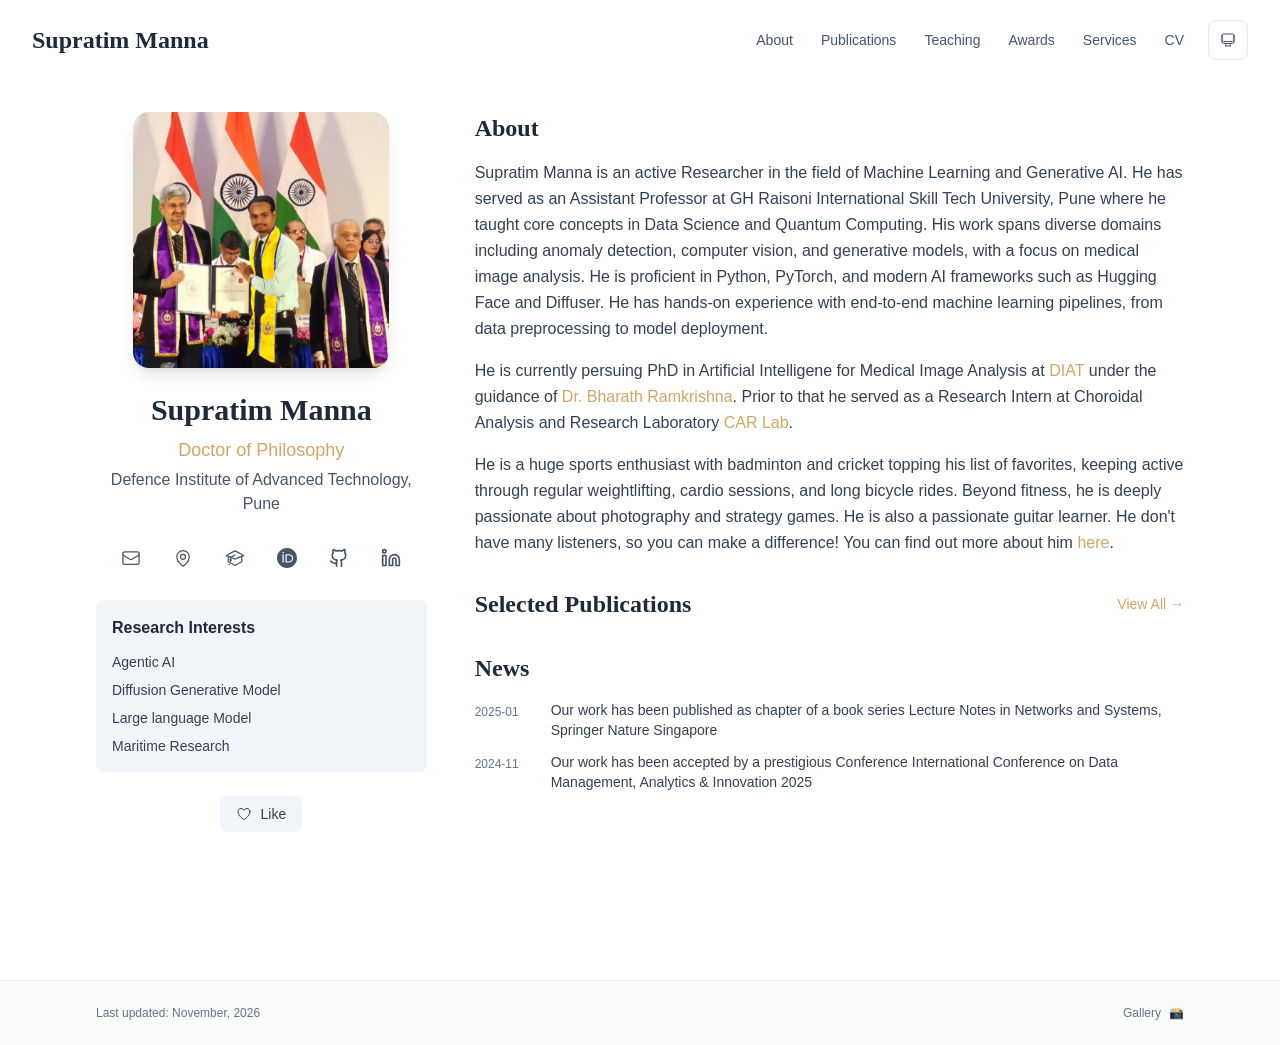
<file: index.html>
<!DOCTYPE html><html lang="en" class="scroll-smooth"><head><meta charSet="utf-8"/><meta name="viewport" content="width=device-width, initial-scale=1"/><link rel="preload" as="image" href="/bio.jpg"/><link rel="stylesheet" href="/_next/static/css/fce3d080123e9189.css" data-precedence="next"/><link rel="preload" as="script" fetchPriority="low" href="/_next/static/chunks/webpack-af78f5c2c11af041.js"/><script src="/_next/static/chunks/4bd1b696-70b6d399998de86a.js" async=""></script><script src="/_next/static/chunks/684-5aaa8290a129f299.js" async=""></script><script src="/_next/static/chunks/main-app-3a4cf48eef5fb56a.js" async=""></script><script src="/_next/static/chunks/461-a9a5d7b05a71d978.js" async=""></script><script src="/_next/static/chunks/874-6cc630662f3664af.js" async=""></script><script src="/_next/static/chunks/291-e39730cc9327e39b.js" async=""></script><script src="/_next/static/chunks/app/layout-826b02e883cd4500.js" async=""></script><script src="/_next/static/chunks/178-595a94b9af1e67b5.js" async=""></script><script src="/_next/static/chunks/748-7abe04efe828ff38.js" async=""></script><script src="/_next/static/chunks/app/page-4c3a3577fa1fef11.js" async=""></script><link rel="icon" href="/favicon.svg" type="image/svg+xml"/><link rel="dns-prefetch" href="https://jialeliu.com"/><link rel="preconnect" href="https://jialeliu.com" crossorigin=""/><link rel="preload" as="font" type="font/woff2" href="https://jialeliu.com/fonts/georgiab.woff2" crossorigin=""/><script>
              try {
                const theme = localStorage.getItem('theme-storage');
                const parsed = theme ? JSON.parse(theme) : null;
                const setting = parsed?.state?.theme || 'system';
                const prefersDark = typeof window !== 'undefined' && window.matchMedia && window.matchMedia('(prefers-color-scheme: dark)').matches;
                const effective = setting === 'dark' ? 'dark' : (setting === 'light' ? 'light' : (prefersDark ? 'dark' : 'light'));
                var root = document.documentElement;
                root.classList.add(effective);
                root.setAttribute('data-theme', effective);
              } catch (e) {
                var root = document.documentElement;
                root.classList.add('light');
                root.setAttribute('data-theme', 'light');
              }
            </script><script>
    try {
      const cfg = {"enabled":false,"locales":["en"],"defaultLocale":"en","mode":"fixed","fixedLocale":"en","persist":false,"switcher":false,"labels":{"en":"English"}};
      const storageKey = 'locale-storage';
      const normalize = (value) => typeof value === 'string' ? value.trim().replace('_', '-').toLowerCase() : '';
      const matchLocale = (candidate) => {
        const normalized = normalize(candidate);
        if (!normalized) return null;
        if (cfg.locales.includes(normalized)) return normalized;
        const language = normalized.split('-')[0];
        if (cfg.locales.includes(language)) return language;
        return null;
      };

      let resolved = null;

      if (!cfg.enabled) {
        resolved = cfg.defaultLocale;
      } else if (cfg.persist) {
        resolved = matchLocale(localStorage.getItem(storageKey));
      }

      if (!resolved) {
        if (cfg.mode === 'fixed') {
          resolved = cfg.fixedLocale;
        } else {
          resolved = matchLocale(navigator.language);
        }
      }

      if (!resolved) {
        resolved = cfg.defaultLocale;
      }

      const root = document.documentElement;
      root.lang = resolved;
      root.setAttribute('data-locale', resolved);

      if (cfg.persist) {
        localStorage.setItem(storageKey, resolved);
      }
    } catch (e) {
      const root = document.documentElement;
      root.lang = 'en';
      root.setAttribute('data-locale', 'en');
    }
  </script><title>Supratim Manna</title><meta name="description" content="PhD in Artificial Intelligence"/><meta name="author" content="Supratim Manna"/><meta name="keywords" content="Supratim Manna,PhD,Research,Defence Institute of Advanced Technology, Pune"/><meta name="creator" content="Supratim Manna"/><meta name="publisher" content="Supratim Manna"/><meta property="og:title" content="Supratim Manna"/><meta property="og:description" content="PhD in Artificial Intelligence"/><meta property="og:site_name" content="Supratim Manna&#x27;s Academic Website"/><meta property="og:locale" content="en_US"/><meta property="og:type" content="website"/><meta name="twitter:card" content="summary"/><meta name="twitter:title" content="Supratim Manna"/><meta name="twitter:description" content="PhD in Artificial Intelligence"/><link rel="icon" href="/favicon.svg"/><script>document.querySelectorAll('body link[rel="icon"], body link[rel="apple-touch-icon"]').forEach(el => document.head.appendChild(el))</script><script src="/_next/static/chunks/polyfills-42372ed130431b0a.js" noModule=""></script></head><body class="font-sans antialiased"><div style="visibility:hidden"><nav class="fixed top-0 left-0 right-0 z-50" data-headlessui-state=""><div class="transition-all duration-300 ease-out bg-transparent" style="transform:translateY(-100px)"><div class="max-w-7xl mx-auto px-4 sm:px-6 lg:px-8"><div class="flex justify-between items-center h-16 lg:h-20"><div class="flex-shrink-0" tabindex="0"><a class="text-xl lg:text-2xl font-serif font-semibold text-primary hover:text-accent transition-colors duration-200" href="/">Supratim Manna</a></div><div class="hidden lg:block"><div class="ml-10 flex items-center space-x-3"><div class="relative flex items-baseline space-x-1"><a data-nav-href="/" class="relative px-3 py-2 text-sm font-medium rounded-lg transition-colors duration-150 text-primary" href="/">About</a><a data-nav-href="/publications" class="relative px-3 py-2 text-sm font-medium rounded-lg transition-colors duration-150 text-neutral-600" href="/publications/">Publications</a><a data-nav-href="/teaching" class="relative px-3 py-2 text-sm font-medium rounded-lg transition-colors duration-150 text-neutral-600" href="/teaching/">Teaching</a><a data-nav-href="/awards" class="relative px-3 py-2 text-sm font-medium rounded-lg transition-colors duration-150 text-neutral-600" href="/awards/">Awards</a><a data-nav-href="/services" class="relative px-3 py-2 text-sm font-medium rounded-lg transition-colors duration-150 text-neutral-600" href="/services/">Services</a><a data-nav-href="/cv" class="relative px-3 py-2 text-sm font-medium rounded-lg transition-colors duration-150 text-neutral-600" href="/cv/">CV</a></div><div class="flex items-center justify-center w-10 h-10 rounded-lg border border-neutral-200 dark:border-[rgba(148,163,184,0.24)] bg-background dark:bg-neutral-800"><div class="w-4 h-4 rounded-full bg-neutral-300 animate-pulse"></div></div></div></div><div class="lg:hidden flex items-center space-x-2"><div class="flex items-center justify-center w-10 h-10 rounded-lg border border-neutral-200 dark:border-[rgba(148,163,184,0.24)] bg-background dark:bg-neutral-800"><div class="w-4 h-4 rounded-full bg-neutral-300 animate-pulse"></div></div><button class="inline-flex items-center justify-center p-2 rounded-md text-neutral-600 hover:text-primary hover:bg-neutral-100 dark:hover:bg-neutral-800 focus:outline-none focus:ring-2 focus:ring-inset focus:ring-accent transition-colors duration-200" id="headlessui-disclosure-button-«R7pdb»" type="button" aria-expanded="false" data-headlessui-state=""><span class="sr-only">Open main menu</span><div><svg xmlns="http://www.w3.org/2000/svg" fill="none" viewBox="0 0 24 24" stroke-width="1.5" stroke="currentColor" aria-hidden="true" data-slot="icon" class="block h-6 w-6"><path stroke-linecap="round" stroke-linejoin="round" d="M3.75 6.75h16.5M3.75 12h16.5m-16.5 5.25h16.5"></path></svg></div></button></div></div></div></div></nav><main class="min-h-screen pt-16 lg:pt-20"><div class="max-w-6xl mx-auto px-4 sm:px-6 lg:px-8 py-8 bg-background min-h-screen"><div class="grid grid-cols-1 lg:grid-cols-3 gap-12"><div class="lg:col-span-1"><div class="sticky top-8" style="opacity:0;transform:translateY(20px)"><div class="w-64 h-64 mx-auto mb-6 rounded-2xl overflow-hidden shadow-lg hover:shadow-xl transition-all duration-200 hover:scale-105"><img alt="Supratim Manna" width="256" height="256" decoding="async" data-nimg="1" class="w-full h-full object-cover object-[32%_center]" style="color:transparent" src="/bio.jpg"/></div><div class="text-center mb-6"><h1 class="text-3xl font-serif font-bold text-primary mb-2">Supratim Manna</h1><p class="text-lg text-accent font-medium mb-1">Doctor of Philosophy</p><p class="text-neutral-600 mb-2">Defence Institute of Advanced Technology, Pune</p></div><div class="flex flex-wrap justify-center gap-3 sm:gap-4 mb-6 relative px-2"><div class="relative"><button class="p-2 sm:p-2 transition-colors duration-200 text-neutral-600 dark:text-neutral-400 hover:text-accent" aria-label="Email"><svg xmlns="http://www.w3.org/2000/svg" fill="none" viewBox="0 0 24 24" stroke-width="1.5" stroke="currentColor" aria-hidden="true" data-slot="icon" class="h-5 w-5"><path stroke-linecap="round" stroke-linejoin="round" d="M21.75 6.75v10.5a2.25 2.25 0 0 1-2.25 2.25h-15a2.25 2.25 0 0 1-2.25-2.25V6.75m19.5 0A2.25 2.25 0 0 0 19.5 4.5h-15a2.25 2.25 0 0 0-2.25 2.25m19.5 0v.243a2.25 2.25 0 0 1-1.07 1.916l-7.5 4.615a2.25 2.25 0 0 1-2.36 0L3.32 8.91a2.25 2.25 0 0 1-1.07-1.916V6.75"></path></svg></button></div><div class="relative"><button class="p-2 sm:p-2 transition-colors duration-200 text-neutral-600 dark:text-neutral-400 hover:text-accent" aria-label="Location"><svg xmlns="http://www.w3.org/2000/svg" fill="none" viewBox="0 0 24 24" stroke-width="1.5" stroke="currentColor" aria-hidden="true" data-slot="icon" class="h-5 w-5"><path stroke-linecap="round" stroke-linejoin="round" d="M15 10.5a3 3 0 1 1-6 0 3 3 0 0 1 6 0Z"></path><path stroke-linecap="round" stroke-linejoin="round" d="M19.5 10.5c0 7.142-7.5 11.25-7.5 11.25S4.5 17.642 4.5 10.5a7.5 7.5 0 1 1 15 0Z"></path></svg></button></div><a href="https://scholar.google.com/citations?user=osX4tYMAAAAJ&amp;hl=en" target="_blank" rel="noopener noreferrer" class="p-2 sm:p-2 text-neutral-600 dark:text-neutral-400 hover:text-accent transition-colors duration-200" aria-label="Google Scholar"><svg xmlns="http://www.w3.org/2000/svg" fill="none" viewBox="0 0 24 24" stroke-width="1.5" stroke="currentColor" aria-hidden="true" data-slot="icon" class="h-5 w-5"><path stroke-linecap="round" stroke-linejoin="round" d="M4.26 10.147a60.438 60.438 0 0 0-.491 6.347A48.62 48.62 0 0 1 12 20.904a48.62 48.62 0 0 1 8.232-4.41 60.46 60.46 0 0 0-.491-6.347m-15.482 0a50.636 50.636 0 0 0-2.658-.813A59.906 59.906 0 0 1 12 3.493a59.903 59.903 0 0 1 10.399 5.84c-.896.248-1.783.52-2.658.814m-15.482 0A50.717 50.717 0 0 1 12 13.489a50.702 50.702 0 0 1 7.74-3.342M6.75 15a.75.75 0 1 0 0-1.5.75.75 0 0 0 0 1.5Zm0 0v-3.675A55.378 55.378 0 0 1 12 8.443m-7.007 11.55A5.981 5.981 0 0 0 6.75 15.75v-1.5"></path></svg></a><a href="https://orcid.org/0009-0005-4505-7611" target="_blank" rel="noopener noreferrer" class="p-2 sm:p-2 text-neutral-600 dark:text-neutral-400 hover:text-accent transition-colors duration-200" aria-label="ORCID"><svg viewBox="0 0 24 24" fill="currentColor" class="h-5 w-5" xmlns="http://www.w3.org/2000/svg"><path d="M12 0C5.372 0 0 5.372 0 12s5.372 12 12 12 12-5.372 12-12S18.628 0 12 0zM7.369 4.378c.525 0 .947.431.947.947s-.422.947-.947.947a.95.95 0 0 1-.947-.947c0-.525.422-.947.947-.947zm-.722 3.038h1.444v10.041H6.647V7.416zm3.562 0h3.9c3.712 0 5.344 2.653 5.344 5.025 0 2.578-2.016 5.025-5.325 5.025h-3.919V7.416zm1.444 1.303v7.444h2.297c3.272 0 4.022-2.484 4.022-3.722 0-2.016-1.284-3.722-4.097-3.722h-2.222z"></path></svg></a><a href="https://github.com/supratim-manna/" target="_blank" rel="noopener noreferrer" class="p-2 sm:p-2 text-neutral-600 dark:text-neutral-400 hover:text-accent transition-colors duration-200" aria-label="GitHub"><svg xmlns="http://www.w3.org/2000/svg" width="24" height="24" viewBox="0 0 24 24" fill="none" stroke="currentColor" stroke-width="2" stroke-linecap="round" stroke-linejoin="round" class="lucide lucide-github h-5 w-5" aria-hidden="true"><path d="M15 22v-4a4.8 4.8 0 0 0-1-3.5c3 0 6-2 6-5.5.08-1.25-.27-2.48-1-3.5.28-1.15.28-2.35 0-3.5 0 0-1 0-3 1.5-2.64-.5-5.36-.5-8 0C6 2 5 2 5 2c-.3 1.15-.3 2.35 0 3.5A5.403 5.403 0 0 0 4 9c0 3.5 3 5.5 6 5.5-.39.49-.68 1.05-.85 1.65-.17.6-.22 1.23-.15 1.85v4"></path><path d="M9 18c-4.51 2-5-2-7-2"></path></svg></a><a href="https://www.linkedin.com/in/supratim-manna/" target="_blank" rel="noopener noreferrer" class="p-2 sm:p-2 text-neutral-600 dark:text-neutral-400 hover:text-accent transition-colors duration-200" aria-label="LinkedIn"><svg xmlns="http://www.w3.org/2000/svg" width="24" height="24" viewBox="0 0 24 24" fill="none" stroke="currentColor" stroke-width="2" stroke-linecap="round" stroke-linejoin="round" class="lucide lucide-linkedin h-5 w-5" aria-hidden="true"><path d="M16 8a6 6 0 0 1 6 6v7h-4v-7a2 2 0 0 0-2-2 2 2 0 0 0-2 2v7h-4v-7a6 6 0 0 1 6-6z"></path><rect width="4" height="12" x="2" y="9"></rect><circle cx="4" cy="4" r="2"></circle></svg></a></div><div class="bg-neutral-100 dark:bg-neutral-800 rounded-lg p-4 mb-6 hover:shadow-lg transition-all duration-200 hover:scale-[1.02]"><h3 class="font-semibold text-primary mb-3">Research Interests</h3><div class="space-y-2 text-sm text-neutral-700 dark:text-neutral-500"><div>Agentic AI</div><div>Diffusion Generative Model</div><div>Large language Model</div><div>Maritime Research</div></div></div><div class="flex justify-center"><div class="relative"><button class="flex items-center space-x-2 px-4 py-2 rounded-lg font-medium text-sm transition-all duration-200 bg-neutral-100 dark:bg-neutral-800 text-neutral-700 dark:text-neutral-500 hover:bg-red-50 dark:hover:bg-red-900/20 hover:text-red-600 dark:hover:text-red-400 cursor-pointer" tabindex="0"><svg xmlns="http://www.w3.org/2000/svg" fill="none" viewBox="0 0 24 24" stroke-width="1.5" stroke="currentColor" aria-hidden="true" data-slot="icon" class="h-4 w-4"><path stroke-linecap="round" stroke-linejoin="round" d="M21 8.25c0-2.485-2.099-4.5-4.688-4.5-1.935 0-3.597 1.126-4.312 2.733-.715-1.607-2.377-2.733-4.313-2.733C5.1 3.75 3 5.765 3 8.25c0 7.22 9 12 9 12s9-4.78 9-12Z"></path></svg><span>Like</span></button></div></div></div></div><div class="lg:col-span-2 space-y-8"><section id="about" class="scroll-mt-24 space-y-8"><section style="opacity:0;transform:translateY(20px)"><h2 class="text-2xl font-serif font-bold text-primary mb-4">About</h2><div class="text-neutral-700 dark:text-neutral-600 leading-relaxed"><p class="mb-4 last:mb-0">Supratim Manna is an active Researcher in the field of Machine Learning and Generative AI. He has served as an Assistant Professor at GH Raisoni International Skill Tech University, Pune where he taught core concepts in Data Science and Quantum Computing. His work spans diverse domains including anomaly detection, computer vision, and generative models, with a focus on medical image analysis. He is proficient in Python, PyTorch, and modern AI frameworks such as Hugging Face and Diffuser. He has hands-on experience with end-to-end machine learning pipelines, from data preprocessing to model deployment.</p>
<p class="mb-4 last:mb-0">He is currently persuing PhD in Artificial Intelligene for Medical Image Analysis at <a href="https://diat.ac.in" node="[object Object]" target="_blank" rel="noopener noreferrer" class="text-accent font-medium transition-all duration-200 rounded hover:bg-accent/10 hover:shadow-sm">DIAT</a> under the guidance of <a href="https://scholar.google.com/citations?user=rbNfVycAAAAJ&amp;hl=en" node="[object Object]" target="_blank" rel="noopener noreferrer" class="text-accent font-medium transition-all duration-200 rounded hover:bg-accent/10 hover:shadow-sm">Dr. Bharath Ramkrishna</a>. Prior to that he served as a Research Intern at Choroidal Analysis and Research Laboratory <a href="https://www.choroidanalyticsresearch.com/" node="[object Object]" target="_blank" rel="noopener noreferrer" class="text-accent font-medium transition-all duration-200 rounded hover:bg-accent/10 hover:shadow-sm">CAR Lab</a>.</p>
<p class="mb-4 last:mb-0">He is a huge sports enthusiast with badminton and cricket topping his list of favorites, keeping active through regular weightlifting, cardio sessions, and long bicycle rides. Beyond fitness, he is deeply passionate about photography and strategy games. He is also a passionate guitar learner. He don&#x27;t have many listeners, so you can make a difference!
You can find out more about him <a href="https://supratim-manna.github.io/gallery/" node="[object Object]" target="_blank" rel="noopener noreferrer" class="text-accent font-medium transition-all duration-200 rounded hover:bg-accent/10 hover:shadow-sm">here</a>.</p></div></section><section style="opacity:0;transform:translateY(20px)"><div class="flex items-center justify-between mb-4"><h2 class="text-2xl font-serif font-bold text-primary">Selected Publications</h2><a class="text-accent hover:text-accent-dark text-sm font-medium transition-all duration-200 rounded hover:bg-accent/10 hover:shadow-sm" href="/publications/">View All<!-- --> →</a></div><div class="space-y-4"></div></section><section style="opacity:0;transform:translateY(20px)"><h2 class="text-2xl font-serif font-bold text-primary mb-4">News</h2><div class="space-y-3"><div class="flex items-start space-x-3"><span class="text-xs text-neutral-500 mt-1 w-16 flex-shrink-0">2025-01</span><p class="text-sm text-neutral-700">Our work has been published as chapter of a book series Lecture Notes in Networks and Systems, Springer Nature Singapore</p></div><div class="flex items-start space-x-3"><span class="text-xs text-neutral-500 mt-1 w-16 flex-shrink-0">2024-11</span><p class="text-sm text-neutral-700">Our work has been accepted by a prestigious Conference International Conference on Data Management, Analytics &amp; Innovation 2025</p></div></div></section></section></div></div></div><!--$--><!--/$--><!--$--><!--/$--></main><footer class="border-t border-neutral-200/50 bg-neutral-50/50 dark:bg-neutral-900/50 dark:border-neutral-700/50"><div class="max-w-6xl mx-auto px-4 sm:px-6 lg:px-8 py-6"><div class="flex flex-col sm:flex-row justify-between items-center gap-2"><p class="text-xs text-neutral-500">Last updated<!-- -->: <!-- -->November, 2026</p><p class="text-xs text-neutral-500 flex items-center"><a href="https://supratim-manna.github.io/gallery" target="_blank" rel="noopener noreferrer">Gallery</a><span class="ml-2">📸</span></p></div></div></footer></div><script src="/_next/static/chunks/webpack-af78f5c2c11af041.js" async=""></script><script>(self.__next_f=self.__next_f||[]).push([0])</script><script>self.__next_f.push([1,"1:\"$Sreact.fragment\"\n3:I[3719,[\"461\",\"static/chunks/461-a9a5d7b05a71d978.js\",\"874\",\"static/chunks/874-6cc630662f3664af.js\",\"291\",\"static/chunks/291-e39730cc9327e39b.js\",\"177\",\"static/chunks/app/layout-826b02e883cd4500.js\"],\"ThemeProvider\"]\n4:I[310,[\"461\",\"static/chunks/461-a9a5d7b05a71d978.js\",\"874\",\"static/chunks/874-6cc630662f3664af.js\",\"291\",\"static/chunks/291-e39730cc9327e39b.js\",\"177\",\"static/chunks/app/layout-826b02e883cd4500.js\"],\"LocaleProvider\"]\n5:I[4574,[\"461\",\"static/chunks/461-a9a5d7b05a71d978.js\",\"874\",\"static/chunks/874-6cc630662f3664af.js\",\"291\",\"static/chunks/291-e39730cc9327e39b.js\",\"177\",\"static/chunks/app/layout-826b02e883cd4500.js\"],\"default\"]\n6:I[7555,[],\"\"]\n7:I[1295,[],\"\"]\n8:I[2548,[\"461\",\"static/chunks/461-a9a5d7b05a71d978.js\",\"874\",\"static/chunks/874-6cc630662f3664af.js\",\"291\",\"static/chunks/291-e39730cc9327e39b.js\",\"177\",\"static/chunks/app/layout-826b02e883cd4500.js\"],\"default\"]\n9:I[6613,[\"461\",\"static/chunks/461-a9a5d7b05a71d978.js\",\"178\",\"static/chunks/178-595a94b9af1e67b5.js\",\"874\",\"static/chunks/874-6cc630662f3664af.js\",\"748\",\"static/chunks/748-7abe04efe828ff38.js\",\"974\",\"static/chunks/app/page-4c3a3577fa1fef11.js\"],\"default\"]\nb:I[9665,[],\"MetadataBoundary\"]\nd:I[9665,[],\"OutletBoundary\"]\n10:I[4911,[],\"AsyncMetadataOutlet\"]\n12:I[9665,[],\"ViewportBoundary\"]\n14:I[6614,[],\"\"]\n:HL[\"/_next/static/css/fce3d080123e9189.css\",\"style\"]\n2:T5c8,\n    try {\n      const cfg = {\"enabled\":false,\"locales\":[\"en\"],\"defaultLocale\":\"en\",\"mode\":\"fixed\",\"fixedLocale\":\"en\",\"persist\":false,\"switcher\":false,\"labels\":{\"en\":\"English\"}};\n      const storageKey = 'locale-storage';\n      const normalize = (value) =\u003e typeof value === 'string' ? value.trim().replace('_', '-').toLowerCase() : '';\n      const matchLocale = (candidate) =\u003e {\n        const normalized = normalize(candidate);\n        if (!normalized) return null;\n        if (cfg.locales.includes(normalized)) return normalized;\n        const language = normalized.split('-')[0];\n        if (cfg.locales.includes(language)) return language;\n        return null;\n "])</script><script>self.__next_f.push([1,"     };\n\n      let resolved = null;\n\n      if (!cfg.enabled) {\n        resolved = cfg.defaultLocale;\n      } else if (cfg.persist) {\n        resolved = matchLocale(localStorage.getItem(storageKey));\n      }\n\n      if (!resolved) {\n        if (cfg.mode === 'fixed') {\n          resolved = cfg.fixedLocale;\n        } else {\n          resolved = matchLocale(navigator.language);\n        }\n      }\n\n      if (!resolved) {\n        resolved = cfg.defaultLocale;\n      }\n\n      const root = document.documentElement;\n      root.lang = resolved;\n      root.setAttribute('data-locale', resolved);\n\n      if (cfg.persist) {\n        localStorage.setItem(storageKey, resolved);\n      }\n    } catch (e) {\n      const root = document.documentElement;\n      root.lang = 'en';\n      root.setAttribute('data-locale', 'en');\n    }\n  a:T586,Supratim Manna is an active Researcher in the field of Machine Learning and Generative AI. He has served as an Assistant Professor at GH Raisoni International Skill Tech University, Pune where he taught core concepts in Data Science and Quantum Computing. His work spans diverse domains including anomaly detection, computer vision, and generative models, with a focus on medical image analysis. He is proficient in Python, PyTorch, and modern AI frameworks such as Hugging Face and Diffuser. He has hands-on experience with end-to-end machine learning pipelines, from data preprocessing to model deployment.\n\nHe is currently persuing PhD in Artificial Intelligene for Medical Image Analysis at [DIAT](https://diat.ac.in) under the guidance of [Dr. Bharath Ramkrishna](https://scholar.google.com/citations?user=rbNfVycAAAAJ\u0026hl=en). Prior to that he served as a Research Intern at Choroidal Analysis and Research Laboratory [CAR Lab](https://www.choroidanalyticsresearch.com/).\n\nHe is a huge sports enthusiast with badminton and cricket topping his list of favorites, keeping active through regular weightlifting, cardio sessions, and long bicycle rides. Beyond fitness, he is deeply passionate about photography and strategy g"])</script><script>self.__next_f.push([1,"ames. He is also a passionate guitar learner. He don't have many listeners, so you can make a difference!\nYou can find out more about him [here](https://supratim-manna.github.io/gallery/)."])</script><script>self.__next_f.push([1,"0:{\"P\":null,\"b\":\"KmUqhPOsdFgqXDj3MSkL0\",\"p\":\"\",\"c\":[\"\",\"\"],\"i\":false,\"f\":[[[\"\",{\"children\":[\"__PAGE__\",{}]},\"$undefined\",\"$undefined\",true],[\"\",[\"$\",\"$1\",\"c\",{\"children\":[[[\"$\",\"link\",\"0\",{\"rel\":\"stylesheet\",\"href\":\"/_next/static/css/fce3d080123e9189.css\",\"precedence\":\"next\",\"crossOrigin\":\"$undefined\",\"nonce\":\"$undefined\"}]],[\"$\",\"html\",null,{\"lang\":\"en\",\"className\":\"scroll-smooth\",\"suppressHydrationWarning\":true,\"children\":[[\"$\",\"head\",null,{\"children\":[[\"$\",\"link\",null,{\"rel\":\"icon\",\"href\":\"/favicon.svg\",\"type\":\"image/svg+xml\"}],[\"$\",\"link\",null,{\"rel\":\"dns-prefetch\",\"href\":\"https://jialeliu.com\"}],[\"$\",\"link\",null,{\"rel\":\"preconnect\",\"href\":\"https://jialeliu.com\",\"crossOrigin\":\"\"}],[\"$\",\"link\",null,{\"rel\":\"preload\",\"as\":\"font\",\"type\":\"font/woff2\",\"href\":\"https://jialeliu.com/fonts/georgiab.woff2\",\"crossOrigin\":\"\"}],[\"$\",\"script\",null,{\"dangerouslySetInnerHTML\":{\"__html\":\"\\n              try {\\n                const theme = localStorage.getItem('theme-storage');\\n                const parsed = theme ? JSON.parse(theme) : null;\\n                const setting = parsed?.state?.theme || 'system';\\n                const prefersDark = typeof window !== 'undefined' \u0026\u0026 window.matchMedia \u0026\u0026 window.matchMedia('(prefers-color-scheme: dark)').matches;\\n                const effective = setting === 'dark' ? 'dark' : (setting === 'light' ? 'light' : (prefersDark ? 'dark' : 'light'));\\n                var root = document.documentElement;\\n                root.classList.add(effective);\\n                root.setAttribute('data-theme', effective);\\n              } catch (e) {\\n                var root = document.documentElement;\\n                root.classList.add('light');\\n                root.setAttribute('data-theme', 'light');\\n              }\\n            \"}}],[\"$\",\"script\",null,{\"dangerouslySetInnerHTML\":{\"__html\":\"$2\"}}]]}],[\"$\",\"body\",null,{\"className\":\"font-sans antialiased\",\"children\":[\"$\",\"$L3\",null,{\"children\":[\"$\",\"$L4\",null,{\"config\":{\"enabled\":false,\"locales\":[\"en\"],\"defaultLocale\":\"en\",\"mode\":\"fixed\",\"fixedLocale\":\"en\",\"persist\":false,\"switcher\":false,\"labels\":{\"en\":\"English\"}},\"children\":[[\"$\",\"$L5\",null,{\"items\":[{\"title\":\"About\",\"type\":\"page\",\"target\":\"about\",\"href\":\"/\"},{\"title\":\"Publications\",\"type\":\"page\",\"target\":\"publications\",\"href\":\"/publications\"},{\"title\":\"Teaching\",\"type\":\"page\",\"target\":\"teaching\",\"href\":\"/teaching\"},{\"title\":\"Awards\",\"type\":\"page\",\"target\":\"awards\",\"href\":\"/awards\"},{\"title\":\"Services\",\"type\":\"page\",\"target\":\"services\",\"href\":\"/services\"},{\"title\":\"CV\",\"type\":\"page\",\"target\":\"cv\",\"href\":\"/cv\"}],\"siteTitle\":\"Supratim Manna\",\"enableOnePageMode\":false,\"i18n\":\"$0:f:0:1:1:props:children:1:props:children:1:props:children:props:children:props:config\",\"itemsByLocale\":{\"en\":[{\"title\":\"About\",\"type\":\"page\",\"target\":\"about\",\"href\":\"/\"},{\"title\":\"Publications\",\"type\":\"page\",\"target\":\"publications\",\"href\":\"/publications\"},{\"title\":\"Teaching\",\"type\":\"page\",\"target\":\"teaching\",\"href\":\"/teaching\"},{\"title\":\"Awards\",\"type\":\"page\",\"target\":\"awards\",\"href\":\"/awards\"},{\"title\":\"Services\",\"type\":\"page\",\"target\":\"services\",\"href\":\"/services\"},{\"title\":\"CV\",\"type\":\"page\",\"target\":\"cv\",\"href\":\"/cv\"}]},\"siteTitleByLocale\":{\"en\":\"Supratim Manna\"}}],[\"$\",\"main\",null,{\"className\":\"min-h-screen pt-16 lg:pt-20\",\"children\":[\"$\",\"$L6\",null,{\"parallelRouterKey\":\"children\",\"error\":\"$undefined\",\"errorStyles\":\"$undefined\",\"errorScripts\":\"$undefined\",\"template\":[\"$\",\"$L7\",null,{}],\"templateStyles\":\"$undefined\",\"templateScripts\":\"$undefined\",\"notFound\":[[[\"$\",\"title\",null,{\"children\":\"404: This page could not be found.\"}],[\"$\",\"div\",null,{\"style\":{\"fontFamily\":\"system-ui,\\\"Segoe UI\\\",Roboto,Helvetica,Arial,sans-serif,\\\"Apple Color Emoji\\\",\\\"Segoe UI Emoji\\\"\",\"height\":\"100vh\",\"textAlign\":\"center\",\"display\":\"flex\",\"flexDirection\":\"column\",\"alignItems\":\"center\",\"justifyContent\":\"center\"},\"children\":[\"$\",\"div\",null,{\"children\":[[\"$\",\"style\",null,{\"dangerouslySetInnerHTML\":{\"__html\":\"body{color:#000;background:#fff;margin:0}.next-error-h1{border-right:1px solid rgba(0,0,0,.3)}@media (prefers-color-scheme:dark){body{color:#fff;background:#000}.next-error-h1{border-right:1px solid rgba(255,255,255,.3)}}\"}}],[\"$\",\"h1\",null,{\"className\":\"next-error-h1\",\"style\":{\"display\":\"inline-block\",\"margin\":\"0 20px 0 0\",\"padding\":\"0 23px 0 0\",\"fontSize\":24,\"fontWeight\":500,\"verticalAlign\":\"top\",\"lineHeight\":\"49px\"},\"children\":404}],[\"$\",\"div\",null,{\"style\":{\"display\":\"inline-block\"},\"children\":[\"$\",\"h2\",null,{\"style\":{\"fontSize\":14,\"fontWeight\":400,\"lineHeight\":\"49px\",\"margin\":0},\"children\":\"This page could not be found.\"}]}]]}]}]],[]],\"forbidden\":\"$undefined\",\"unauthorized\":\"$undefined\"}]}],[\"$\",\"$L8\",null,{\"lastUpdated\":\"November, 2026\",\"lastUpdatedByLocale\":{\"en\":\"November, 2026\"},\"defaultLocale\":\"en\"}]]}]}]}]]}]]}],{\"children\":[\"__PAGE__\",[\"$\",\"$1\",\"c\",{\"children\":[[\"$\",\"$L9\",null,{\"dataByLocale\":{\"en\":{\"author\":{\"name\":\"Supratim Manna\",\"title\":\"Doctor of Philosophy\",\"institution\":\"Defence Institute of Advanced Technology, Pune\",\"avatar\":\"/bio.jpg\"},\"social\":{\"email\":\"supratimmannas7@gmail.com\",\"location\":\"Pune, India\",\"location_url\":\"https://maps.google.com\",\"location_details\":[\"Pune, India\"],\"google_scholar\":\"https://scholar.google.com/citations?user=osX4tYMAAAAJ\u0026hl=en\",\"orcid\":\"https://orcid.org/0009-0005-4505-7611\",\"github\":\"https://github.com/supratim-manna/\",\"linkedin\":\"https://www.linkedin.com/in/supratim-manna/\"},\"features\":{\"enable_likes\":true,\"enable_one_page_mode\":false},\"enableOnePageMode\":false,\"researchInterests\":[\"Agentic AI\",\"Diffusion Generative Model\",\"Large language Model\",\"Maritime Research\"],\"pagesToShow\":[{\"type\":\"about\",\"id\":\"about\",\"sections\":[{\"id\":\"about\",\"type\":\"markdown\",\"source\":\"bio.md\",\"title\":\"About\",\"content\":\"$a\"},{\"id\":\"featured_publications\",\"type\":\"publications\",\"title\":\"Selected Publications\",\"filter\":\"selected\",\"limit\":5,\"publications\":[]},{\"id\":\"news\",\"type\":\"list\",\"title\":\"News\",\"source\":\"news.toml\",\"items\":[{\"date\":\"2025-01\",\"content\":\"Our work has been published as chapter of a book series Lecture Notes in Networks and Systems, Springer Nature Singapore\"},{\"date\":\"2024-11\",\"content\":\"Our work has been accepted by a prestigious Conference International Conference on Data Management, Analytics \u0026 Innovation 2025\"}]}]}]}},\"defaultLocale\":\"en\"}],[\"$\",\"$Lb\",null,{\"children\":\"$Lc\"}],null,[\"$\",\"$Ld\",null,{\"children\":[\"$Le\",\"$Lf\",[\"$\",\"$L10\",null,{\"promise\":\"$@11\"}]]}]]}],{},null,false]},null,false],[\"$\",\"$1\",\"h\",{\"children\":[null,[\"$\",\"$1\",\"1gzf9w8zo2IMes5QJobnb\",{\"children\":[[\"$\",\"$L12\",null,{\"children\":\"$L13\"}],null]}],null]}],false]],\"m\":\"$undefined\",\"G\":[\"$14\",\"$undefined\"],\"s\":false,\"S\":true}\n"])</script><script>self.__next_f.push([1,"15:\"$Sreact.suspense\"\n16:I[4911,[],\"AsyncMetadata\"]\nc:[\"$\",\"$15\",null,{\"fallback\":null,\"children\":[\"$\",\"$L16\",null,{\"promise\":\"$@17\"}]}]\n"])</script><script>self.__next_f.push([1,"f:null\n"])</script><script>self.__next_f.push([1,"13:[[\"$\",\"meta\",\"0\",{\"charSet\":\"utf-8\"}],[\"$\",\"meta\",\"1\",{\"name\":\"viewport\",\"content\":\"width=device-width, initial-scale=1\"}]]\ne:null\n"])</script><script>self.__next_f.push([1,"17:{\"metadata\":[[\"$\",\"title\",\"0\",{\"children\":\"Supratim Manna\"}],[\"$\",\"meta\",\"1\",{\"name\":\"description\",\"content\":\"PhD in Artificial Intelligence\"}],[\"$\",\"meta\",\"2\",{\"name\":\"author\",\"content\":\"Supratim Manna\"}],[\"$\",\"meta\",\"3\",{\"name\":\"keywords\",\"content\":\"Supratim Manna,PhD,Research,Defence Institute of Advanced Technology, Pune\"}],[\"$\",\"meta\",\"4\",{\"name\":\"creator\",\"content\":\"Supratim Manna\"}],[\"$\",\"meta\",\"5\",{\"name\":\"publisher\",\"content\":\"Supratim Manna\"}],[\"$\",\"meta\",\"6\",{\"property\":\"og:title\",\"content\":\"Supratim Manna\"}],[\"$\",\"meta\",\"7\",{\"property\":\"og:description\",\"content\":\"PhD in Artificial Intelligence\"}],[\"$\",\"meta\",\"8\",{\"property\":\"og:site_name\",\"content\":\"Supratim Manna's Academic Website\"}],[\"$\",\"meta\",\"9\",{\"property\":\"og:locale\",\"content\":\"en_US\"}],[\"$\",\"meta\",\"10\",{\"property\":\"og:type\",\"content\":\"website\"}],[\"$\",\"meta\",\"11\",{\"name\":\"twitter:card\",\"content\":\"summary\"}],[\"$\",\"meta\",\"12\",{\"name\":\"twitter:title\",\"content\":\"Supratim Manna\"}],[\"$\",\"meta\",\"13\",{\"name\":\"twitter:description\",\"content\":\"PhD in Artificial Intelligence\"}],[\"$\",\"link\",\"14\",{\"rel\":\"icon\",\"href\":\"/favicon.svg\"}]],\"error\":null,\"digest\":\"$undefined\"}\n11:{\"metadata\":\"$17:metadata\",\"error\":null,\"digest\":\"$undefined\"}\n"])</script></body></html>
</file>
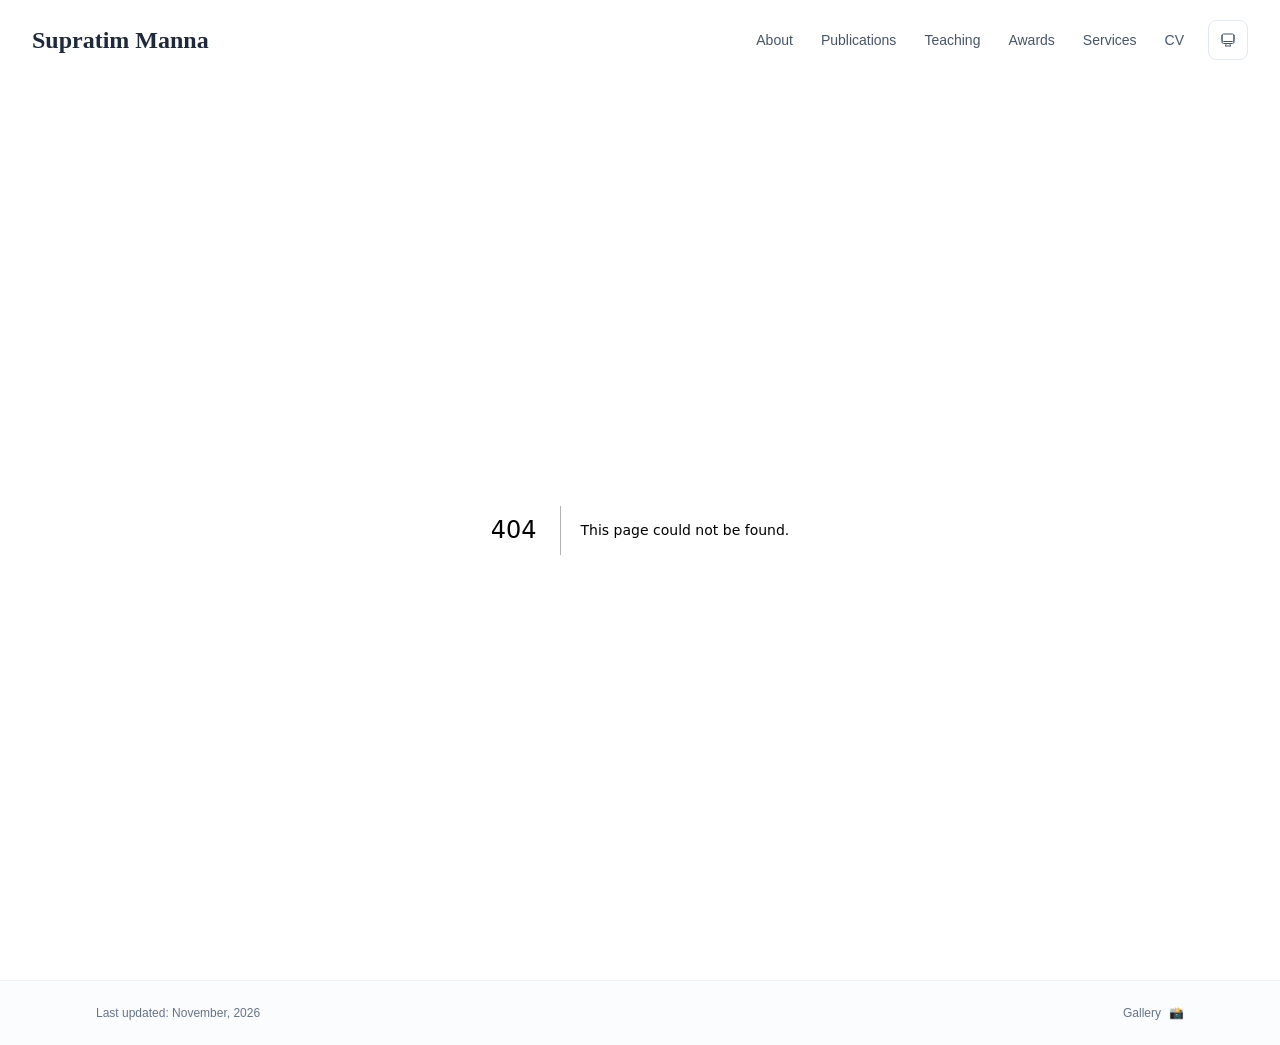
<file: 404/index.html>
<!DOCTYPE html><html lang="en" class="scroll-smooth"><head><meta charSet="utf-8"/><meta name="viewport" content="width=device-width, initial-scale=1"/><link rel="stylesheet" href="/_next/static/css/fce3d080123e9189.css" data-precedence="next"/><link rel="preload" as="script" fetchPriority="low" href="/_next/static/chunks/webpack-af78f5c2c11af041.js"/><script src="/_next/static/chunks/4bd1b696-70b6d399998de86a.js" async=""></script><script src="/_next/static/chunks/684-5aaa8290a129f299.js" async=""></script><script src="/_next/static/chunks/main-app-3a4cf48eef5fb56a.js" async=""></script><script src="/_next/static/chunks/461-a9a5d7b05a71d978.js" async=""></script><script src="/_next/static/chunks/874-6cc630662f3664af.js" async=""></script><script src="/_next/static/chunks/291-e39730cc9327e39b.js" async=""></script><script src="/_next/static/chunks/app/layout-826b02e883cd4500.js" async=""></script><meta name="robots" content="noindex"/><title>404: This page could not be found.</title><link rel="icon" href="/favicon.svg" type="image/svg+xml"/><link rel="dns-prefetch" href="https://jialeliu.com"/><link rel="preconnect" href="https://jialeliu.com" crossorigin=""/><link rel="preload" as="font" type="font/woff2" href="https://jialeliu.com/fonts/georgiab.woff2" crossorigin=""/><script>
              try {
                const theme = localStorage.getItem('theme-storage');
                const parsed = theme ? JSON.parse(theme) : null;
                const setting = parsed?.state?.theme || 'system';
                const prefersDark = typeof window !== 'undefined' && window.matchMedia && window.matchMedia('(prefers-color-scheme: dark)').matches;
                const effective = setting === 'dark' ? 'dark' : (setting === 'light' ? 'light' : (prefersDark ? 'dark' : 'light'));
                var root = document.documentElement;
                root.classList.add(effective);
                root.setAttribute('data-theme', effective);
              } catch (e) {
                var root = document.documentElement;
                root.classList.add('light');
                root.setAttribute('data-theme', 'light');
              }
            </script><script>
    try {
      const cfg = {"enabled":false,"locales":["en"],"defaultLocale":"en","mode":"fixed","fixedLocale":"en","persist":false,"switcher":false,"labels":{"en":"English"}};
      const storageKey = 'locale-storage';
      const normalize = (value) => typeof value === 'string' ? value.trim().replace('_', '-').toLowerCase() : '';
      const matchLocale = (candidate) => {
        const normalized = normalize(candidate);
        if (!normalized) return null;
        if (cfg.locales.includes(normalized)) return normalized;
        const language = normalized.split('-')[0];
        if (cfg.locales.includes(language)) return language;
        return null;
      };

      let resolved = null;

      if (!cfg.enabled) {
        resolved = cfg.defaultLocale;
      } else if (cfg.persist) {
        resolved = matchLocale(localStorage.getItem(storageKey));
      }

      if (!resolved) {
        if (cfg.mode === 'fixed') {
          resolved = cfg.fixedLocale;
        } else {
          resolved = matchLocale(navigator.language);
        }
      }

      if (!resolved) {
        resolved = cfg.defaultLocale;
      }

      const root = document.documentElement;
      root.lang = resolved;
      root.setAttribute('data-locale', resolved);

      if (cfg.persist) {
        localStorage.setItem(storageKey, resolved);
      }
    } catch (e) {
      const root = document.documentElement;
      root.lang = 'en';
      root.setAttribute('data-locale', 'en');
    }
  </script><title>Supratim Manna</title><meta name="description" content="PhD in Artificial Intelligence"/><meta name="author" content="Supratim Manna"/><meta name="keywords" content="Supratim Manna,PhD,Research,Defence Institute of Advanced Technology, Pune"/><meta name="creator" content="Supratim Manna"/><meta name="publisher" content="Supratim Manna"/><meta property="og:title" content="Supratim Manna"/><meta property="og:description" content="PhD in Artificial Intelligence"/><meta property="og:site_name" content="Supratim Manna&#x27;s Academic Website"/><meta property="og:locale" content="en_US"/><meta property="og:type" content="website"/><meta name="twitter:card" content="summary"/><meta name="twitter:title" content="Supratim Manna"/><meta name="twitter:description" content="PhD in Artificial Intelligence"/><link rel="icon" href="/favicon.svg"/><script>document.querySelectorAll('body link[rel="icon"], body link[rel="apple-touch-icon"]').forEach(el => document.head.appendChild(el))</script><script src="/_next/static/chunks/polyfills-42372ed130431b0a.js" noModule=""></script></head><body class="font-sans antialiased"><div style="visibility:hidden"><nav class="fixed top-0 left-0 right-0 z-50" data-headlessui-state=""><div class="transition-all duration-300 ease-out bg-transparent" style="transform:translateY(-100px)"><div class="max-w-7xl mx-auto px-4 sm:px-6 lg:px-8"><div class="flex justify-between items-center h-16 lg:h-20"><div class="flex-shrink-0" tabindex="0"><a class="text-xl lg:text-2xl font-serif font-semibold text-primary hover:text-accent transition-colors duration-200" href="/">Supratim Manna</a></div><div class="hidden lg:block"><div class="ml-10 flex items-center space-x-3"><div class="relative flex items-baseline space-x-1"><a data-nav-href="/" class="relative px-3 py-2 text-sm font-medium rounded-lg transition-colors duration-150 text-neutral-600" href="/">About</a><a data-nav-href="/publications" class="relative px-3 py-2 text-sm font-medium rounded-lg transition-colors duration-150 text-neutral-600" href="/publications/">Publications</a><a data-nav-href="/teaching" class="relative px-3 py-2 text-sm font-medium rounded-lg transition-colors duration-150 text-neutral-600" href="/teaching/">Teaching</a><a data-nav-href="/awards" class="relative px-3 py-2 text-sm font-medium rounded-lg transition-colors duration-150 text-neutral-600" href="/awards/">Awards</a><a data-nav-href="/services" class="relative px-3 py-2 text-sm font-medium rounded-lg transition-colors duration-150 text-neutral-600" href="/services/">Services</a><a data-nav-href="/cv" class="relative px-3 py-2 text-sm font-medium rounded-lg transition-colors duration-150 text-neutral-600" href="/cv/">CV</a></div><div class="flex items-center justify-center w-10 h-10 rounded-lg border border-neutral-200 dark:border-[rgba(148,163,184,0.24)] bg-background dark:bg-neutral-800"><div class="w-4 h-4 rounded-full bg-neutral-300 animate-pulse"></div></div></div></div><div class="lg:hidden flex items-center space-x-2"><div class="flex items-center justify-center w-10 h-10 rounded-lg border border-neutral-200 dark:border-[rgba(148,163,184,0.24)] bg-background dark:bg-neutral-800"><div class="w-4 h-4 rounded-full bg-neutral-300 animate-pulse"></div></div><button class="inline-flex items-center justify-center p-2 rounded-md text-neutral-600 hover:text-primary hover:bg-neutral-100 dark:hover:bg-neutral-800 focus:outline-none focus:ring-2 focus:ring-inset focus:ring-accent transition-colors duration-200" id="headlessui-disclosure-button-«R7pdb»" type="button" aria-expanded="false" data-headlessui-state=""><span class="sr-only">Open main menu</span><div><svg xmlns="http://www.w3.org/2000/svg" fill="none" viewBox="0 0 24 24" stroke-width="1.5" stroke="currentColor" aria-hidden="true" data-slot="icon" class="block h-6 w-6"><path stroke-linecap="round" stroke-linejoin="round" d="M3.75 6.75h16.5M3.75 12h16.5m-16.5 5.25h16.5"></path></svg></div></button></div></div></div></div></nav><main class="min-h-screen pt-16 lg:pt-20"><div style="font-family:system-ui,&quot;Segoe UI&quot;,Roboto,Helvetica,Arial,sans-serif,&quot;Apple Color Emoji&quot;,&quot;Segoe UI Emoji&quot;;height:100vh;text-align:center;display:flex;flex-direction:column;align-items:center;justify-content:center"><div><style>body{color:#000;background:#fff;margin:0}.next-error-h1{border-right:1px solid rgba(0,0,0,.3)}@media (prefers-color-scheme:dark){body{color:#fff;background:#000}.next-error-h1{border-right:1px solid rgba(255,255,255,.3)}}</style><h1 class="next-error-h1" style="display:inline-block;margin:0 20px 0 0;padding:0 23px 0 0;font-size:24px;font-weight:500;vertical-align:top;line-height:49px">404</h1><div style="display:inline-block"><h2 style="font-size:14px;font-weight:400;line-height:49px;margin:0">This page could not be found.</h2></div></div></div><!--$--><!--/$--><!--$--><!--/$--></main><footer class="border-t border-neutral-200/50 bg-neutral-50/50 dark:bg-neutral-900/50 dark:border-neutral-700/50"><div class="max-w-6xl mx-auto px-4 sm:px-6 lg:px-8 py-6"><div class="flex flex-col sm:flex-row justify-between items-center gap-2"><p class="text-xs text-neutral-500">Last updated<!-- -->: <!-- -->November, 2026</p><p class="text-xs text-neutral-500 flex items-center"><a href="https://supratim-manna.github.io/gallery" target="_blank" rel="noopener noreferrer">Gallery</a><span class="ml-2">📸</span></p></div></div></footer></div><script src="/_next/static/chunks/webpack-af78f5c2c11af041.js" async=""></script><script>(self.__next_f=self.__next_f||[]).push([0])</script><script>self.__next_f.push([1,"1:\"$Sreact.fragment\"\n3:I[3719,[\"461\",\"static/chunks/461-a9a5d7b05a71d978.js\",\"874\",\"static/chunks/874-6cc630662f3664af.js\",\"291\",\"static/chunks/291-e39730cc9327e39b.js\",\"177\",\"static/chunks/app/layout-826b02e883cd4500.js\"],\"ThemeProvider\"]\n4:I[310,[\"461\",\"static/chunks/461-a9a5d7b05a71d978.js\",\"874\",\"static/chunks/874-6cc630662f3664af.js\",\"291\",\"static/chunks/291-e39730cc9327e39b.js\",\"177\",\"static/chunks/app/layout-826b02e883cd4500.js\"],\"LocaleProvider\"]\n5:I[4574,[\"461\",\"static/chunks/461-a9a5d7b05a71d978.js\",\"874\",\"static/chunks/874-6cc630662f3664af.js\",\"291\",\"static/chunks/291-e39730cc9327e39b.js\",\"177\",\"static/chunks/app/layout-826b02e883cd4500.js\"],\"default\"]\n6:I[7555,[],\"\"]\n7:I[1295,[],\"\"]\n8:I[2548,[\"461\",\"static/chunks/461-a9a5d7b05a71d978.js\",\"874\",\"static/chunks/874-6cc630662f3664af.js\",\"291\",\"static/chunks/291-e39730cc9327e39b.js\",\"177\",\"static/chunks/app/layout-826b02e883cd4500.js\"],\"default\"]\n9:I[9665,[],\"MetadataBoundary\"]\nb:I[9665,[],\"OutletBoundary\"]\ne:I[4911,[],\"AsyncMetadataOutlet\"]\n10:I[9665,[],\"ViewportBoundary\"]\n12:I[6614,[],\"\"]\n:HL[\"/_next/static/css/fce3d080123e9189.css\",\"style\"]\n2:T5c8,\n    try {\n      const cfg = {\"enabled\":false,\"locales\":[\"en\"],\"defaultLocale\":\"en\",\"mode\":\"fixed\",\"fixedLocale\":\"en\",\"persist\":false,\"switcher\":false,\"labels\":{\"en\":\"English\"}};\n      const storageKey = 'locale-storage';\n      const normalize = (value) =\u003e typeof value === 'string' ? value.trim().replace('_', '-').toLowerCase() : '';\n      const matchLocale = (candidate) =\u003e {\n        const normalized = normalize(candidate);\n        if (!normalized) return null;\n        if (cfg.locales.includes(normalized)) return normalized;\n        const language = normalized.split('-')[0];\n        if (cfg.locales.includes(language)) return language;\n        return null;\n      };\n\n      let resolved = null;\n\n      if (!cfg.enabled) {\n        resolved = cfg.defaultLocale;\n      } else if (cfg.persist) {\n        resolved = matchLocale(localStorage.getItem(storageKey));\n      }\n\n      if (!resolved) {\n        if (cfg.mode === 'f"])</script><script>self.__next_f.push([1,"ixed') {\n          resolved = cfg.fixedLocale;\n        } else {\n          resolved = matchLocale(navigator.language);\n        }\n      }\n\n      if (!resolved) {\n        resolved = cfg.defaultLocale;\n      }\n\n      const root = document.documentElement;\n      root.lang = resolved;\n      root.setAttribute('data-locale', resolved);\n\n      if (cfg.persist) {\n        localStorage.setItem(storageKey, resolved);\n      }\n    } catch (e) {\n      const root = document.documentElement;\n      root.lang = 'en';\n      root.setAttribute('data-locale', 'en');\n    }\n  "])</script><script>self.__next_f.push([1,"0:{\"P\":null,\"b\":\"KmUqhPOsdFgqXDj3MSkL0\",\"p\":\"\",\"c\":[\"\",\"_not-found\",\"\"],\"i\":false,\"f\":[[[\"\",{\"children\":[\"/_not-found\",{\"children\":[\"__PAGE__\",{}]}]},\"$undefined\",\"$undefined\",true],[\"\",[\"$\",\"$1\",\"c\",{\"children\":[[[\"$\",\"link\",\"0\",{\"rel\":\"stylesheet\",\"href\":\"/_next/static/css/fce3d080123e9189.css\",\"precedence\":\"next\",\"crossOrigin\":\"$undefined\",\"nonce\":\"$undefined\"}]],[\"$\",\"html\",null,{\"lang\":\"en\",\"className\":\"scroll-smooth\",\"suppressHydrationWarning\":true,\"children\":[[\"$\",\"head\",null,{\"children\":[[\"$\",\"link\",null,{\"rel\":\"icon\",\"href\":\"/favicon.svg\",\"type\":\"image/svg+xml\"}],[\"$\",\"link\",null,{\"rel\":\"dns-prefetch\",\"href\":\"https://jialeliu.com\"}],[\"$\",\"link\",null,{\"rel\":\"preconnect\",\"href\":\"https://jialeliu.com\",\"crossOrigin\":\"\"}],[\"$\",\"link\",null,{\"rel\":\"preload\",\"as\":\"font\",\"type\":\"font/woff2\",\"href\":\"https://jialeliu.com/fonts/georgiab.woff2\",\"crossOrigin\":\"\"}],[\"$\",\"script\",null,{\"dangerouslySetInnerHTML\":{\"__html\":\"\\n              try {\\n                const theme = localStorage.getItem('theme-storage');\\n                const parsed = theme ? JSON.parse(theme) : null;\\n                const setting = parsed?.state?.theme || 'system';\\n                const prefersDark = typeof window !== 'undefined' \u0026\u0026 window.matchMedia \u0026\u0026 window.matchMedia('(prefers-color-scheme: dark)').matches;\\n                const effective = setting === 'dark' ? 'dark' : (setting === 'light' ? 'light' : (prefersDark ? 'dark' : 'light'));\\n                var root = document.documentElement;\\n                root.classList.add(effective);\\n                root.setAttribute('data-theme', effective);\\n              } catch (e) {\\n                var root = document.documentElement;\\n                root.classList.add('light');\\n                root.setAttribute('data-theme', 'light');\\n              }\\n            \"}}],[\"$\",\"script\",null,{\"dangerouslySetInnerHTML\":{\"__html\":\"$2\"}}]]}],[\"$\",\"body\",null,{\"className\":\"font-sans antialiased\",\"children\":[\"$\",\"$L3\",null,{\"children\":[\"$\",\"$L4\",null,{\"config\":{\"enabled\":false,\"locales\":[\"en\"],\"defaultLocale\":\"en\",\"mode\":\"fixed\",\"fixedLocale\":\"en\",\"persist\":false,\"switcher\":false,\"labels\":{\"en\":\"English\"}},\"children\":[[\"$\",\"$L5\",null,{\"items\":[{\"title\":\"About\",\"type\":\"page\",\"target\":\"about\",\"href\":\"/\"},{\"title\":\"Publications\",\"type\":\"page\",\"target\":\"publications\",\"href\":\"/publications\"},{\"title\":\"Teaching\",\"type\":\"page\",\"target\":\"teaching\",\"href\":\"/teaching\"},{\"title\":\"Awards\",\"type\":\"page\",\"target\":\"awards\",\"href\":\"/awards\"},{\"title\":\"Services\",\"type\":\"page\",\"target\":\"services\",\"href\":\"/services\"},{\"title\":\"CV\",\"type\":\"page\",\"target\":\"cv\",\"href\":\"/cv\"}],\"siteTitle\":\"Supratim Manna\",\"enableOnePageMode\":false,\"i18n\":\"$0:f:0:1:1:props:children:1:props:children:1:props:children:props:children:props:config\",\"itemsByLocale\":{\"en\":[{\"title\":\"About\",\"type\":\"page\",\"target\":\"about\",\"href\":\"/\"},{\"title\":\"Publications\",\"type\":\"page\",\"target\":\"publications\",\"href\":\"/publications\"},{\"title\":\"Teaching\",\"type\":\"page\",\"target\":\"teaching\",\"href\":\"/teaching\"},{\"title\":\"Awards\",\"type\":\"page\",\"target\":\"awards\",\"href\":\"/awards\"},{\"title\":\"Services\",\"type\":\"page\",\"target\":\"services\",\"href\":\"/services\"},{\"title\":\"CV\",\"type\":\"page\",\"target\":\"cv\",\"href\":\"/cv\"}]},\"siteTitleByLocale\":{\"en\":\"Supratim Manna\"}}],[\"$\",\"main\",null,{\"className\":\"min-h-screen pt-16 lg:pt-20\",\"children\":[\"$\",\"$L6\",null,{\"parallelRouterKey\":\"children\",\"error\":\"$undefined\",\"errorStyles\":\"$undefined\",\"errorScripts\":\"$undefined\",\"template\":[\"$\",\"$L7\",null,{}],\"templateStyles\":\"$undefined\",\"templateScripts\":\"$undefined\",\"notFound\":[[[\"$\",\"title\",null,{\"children\":\"404: This page could not be found.\"}],[\"$\",\"div\",null,{\"style\":{\"fontFamily\":\"system-ui,\\\"Segoe UI\\\",Roboto,Helvetica,Arial,sans-serif,\\\"Apple Color Emoji\\\",\\\"Segoe UI Emoji\\\"\",\"height\":\"100vh\",\"textAlign\":\"center\",\"display\":\"flex\",\"flexDirection\":\"column\",\"alignItems\":\"center\",\"justifyContent\":\"center\"},\"children\":[\"$\",\"div\",null,{\"children\":[[\"$\",\"style\",null,{\"dangerouslySetInnerHTML\":{\"__html\":\"body{color:#000;background:#fff;margin:0}.next-error-h1{border-right:1px solid rgba(0,0,0,.3)}@media (prefers-color-scheme:dark){body{color:#fff;background:#000}.next-error-h1{border-right:1px solid rgba(255,255,255,.3)}}\"}}],[\"$\",\"h1\",null,{\"className\":\"next-error-h1\",\"style\":{\"display\":\"inline-block\",\"margin\":\"0 20px 0 0\",\"padding\":\"0 23px 0 0\",\"fontSize\":24,\"fontWeight\":500,\"verticalAlign\":\"top\",\"lineHeight\":\"49px\"},\"children\":404}],[\"$\",\"div\",null,{\"style\":{\"display\":\"inline-block\"},\"children\":[\"$\",\"h2\",null,{\"style\":{\"fontSize\":14,\"fontWeight\":400,\"lineHeight\":\"49px\",\"margin\":0},\"children\":\"This page could not be found.\"}]}]]}]}]],[]],\"forbidden\":\"$undefined\",\"unauthorized\":\"$undefined\"}]}],[\"$\",\"$L8\",null,{\"lastUpdated\":\"November, 2026\",\"lastUpdatedByLocale\":{\"en\":\"November, 2026\"},\"defaultLocale\":\"en\"}]]}]}]}]]}]]}],{\"children\":[\"/_not-found\",[\"$\",\"$1\",\"c\",{\"children\":[null,[\"$\",\"$L6\",null,{\"parallelRouterKey\":\"children\",\"error\":\"$undefined\",\"errorStyles\":\"$undefined\",\"errorScripts\":\"$undefined\",\"template\":[\"$\",\"$L7\",null,{}],\"templateStyles\":\"$undefined\",\"templateScripts\":\"$undefined\",\"notFound\":\"$undefined\",\"forbidden\":\"$undefined\",\"unauthorized\":\"$undefined\"}]]}],{\"children\":[\"__PAGE__\",[\"$\",\"$1\",\"c\",{\"children\":[[[\"$\",\"title\",null,{\"children\":\"404: This page could not be found.\"}],[\"$\",\"div\",null,{\"style\":\"$0:f:0:1:1:props:children:1:props:children:1:props:children:props:children:props:children:1:props:children:props:notFound:0:1:props:style\",\"children\":[\"$\",\"div\",null,{\"children\":[[\"$\",\"style\",null,{\"dangerouslySetInnerHTML\":{\"__html\":\"body{color:#000;background:#fff;margin:0}.next-error-h1{border-right:1px solid rgba(0,0,0,.3)}@media (prefers-color-scheme:dark){body{color:#fff;background:#000}.next-error-h1{border-right:1px solid rgba(255,255,255,.3)}}\"}}],[\"$\",\"h1\",null,{\"className\":\"next-error-h1\",\"style\":\"$0:f:0:1:1:props:children:1:props:children:1:props:children:props:children:props:children:1:props:children:props:notFound:0:1:props:children:props:children:1:props:style\",\"children\":404}],[\"$\",\"div\",null,{\"style\":\"$0:f:0:1:1:props:children:1:props:children:1:props:children:props:children:props:children:1:props:children:props:notFound:0:1:props:children:props:children:2:props:style\",\"children\":[\"$\",\"h2\",null,{\"style\":\"$0:f:0:1:1:props:children:1:props:children:1:props:children:props:children:props:children:1:props:children:props:notFound:0:1:props:children:props:children:2:props:children:props:style\",\"children\":\"This page could not be found.\"}]}]]}]}]],[\"$\",\"$L9\",null,{\"children\":\"$La\"}],null,[\"$\",\"$Lb\",null,{\"children\":[\"$Lc\",\"$Ld\",[\"$\",\"$Le\",null,{\"promise\":\"$@f\"}]]}]]}],{},null,false]},null,false]},null,false],[\"$\",\"$1\",\"h\",{\"children\":[[\"$\",\"meta\",null,{\"name\":\"robots\",\"content\":\"noindex\"}],[\"$\",\"$1\",\"QKu1BaZIfw1d8negkj7Rb\",{\"children\":[[\"$\",\"$L10\",null,{\"children\":\"$L11\"}],null]}],null]}],false]],\"m\":\"$undefined\",\"G\":[\"$12\",\"$undefined\"],\"s\":false,\"S\":true}\n"])</script><script>self.__next_f.push([1,"13:\"$Sreact.suspense\"\n14:I[4911,[],\"AsyncMetadata\"]\na:[\"$\",\"$13\",null,{\"fallback\":null,\"children\":[\"$\",\"$L14\",null,{\"promise\":\"$@15\"}]}]\n"])</script><script>self.__next_f.push([1,"d:null\n"])</script><script>self.__next_f.push([1,"11:[[\"$\",\"meta\",\"0\",{\"charSet\":\"utf-8\"}],[\"$\",\"meta\",\"1\",{\"name\":\"viewport\",\"content\":\"width=device-width, initial-scale=1\"}]]\nc:null\n"])</script><script>self.__next_f.push([1,"15:{\"metadata\":[[\"$\",\"title\",\"0\",{\"children\":\"Supratim Manna\"}],[\"$\",\"meta\",\"1\",{\"name\":\"description\",\"content\":\"PhD in Artificial Intelligence\"}],[\"$\",\"meta\",\"2\",{\"name\":\"author\",\"content\":\"Supratim Manna\"}],[\"$\",\"meta\",\"3\",{\"name\":\"keywords\",\"content\":\"Supratim Manna,PhD,Research,Defence Institute of Advanced Technology, Pune\"}],[\"$\",\"meta\",\"4\",{\"name\":\"creator\",\"content\":\"Supratim Manna\"}],[\"$\",\"meta\",\"5\",{\"name\":\"publisher\",\"content\":\"Supratim Manna\"}],[\"$\",\"meta\",\"6\",{\"property\":\"og:title\",\"content\":\"Supratim Manna\"}],[\"$\",\"meta\",\"7\",{\"property\":\"og:description\",\"content\":\"PhD in Artificial Intelligence\"}],[\"$\",\"meta\",\"8\",{\"property\":\"og:site_name\",\"content\":\"Supratim Manna's Academic Website\"}],[\"$\",\"meta\",\"9\",{\"property\":\"og:locale\",\"content\":\"en_US\"}],[\"$\",\"meta\",\"10\",{\"property\":\"og:type\",\"content\":\"website\"}],[\"$\",\"meta\",\"11\",{\"name\":\"twitter:card\",\"content\":\"summary\"}],[\"$\",\"meta\",\"12\",{\"name\":\"twitter:title\",\"content\":\"Supratim Manna\"}],[\"$\",\"meta\",\"13\",{\"name\":\"twitter:description\",\"content\":\"PhD in Artificial Intelligence\"}],[\"$\",\"link\",\"14\",{\"rel\":\"icon\",\"href\":\"/favicon.svg\"}]],\"error\":null,\"digest\":\"$undefined\"}\nf:{\"metadata\":\"$15:metadata\",\"error\":null,\"digest\":\"$undefined\"}\n"])</script></body></html>
</file>
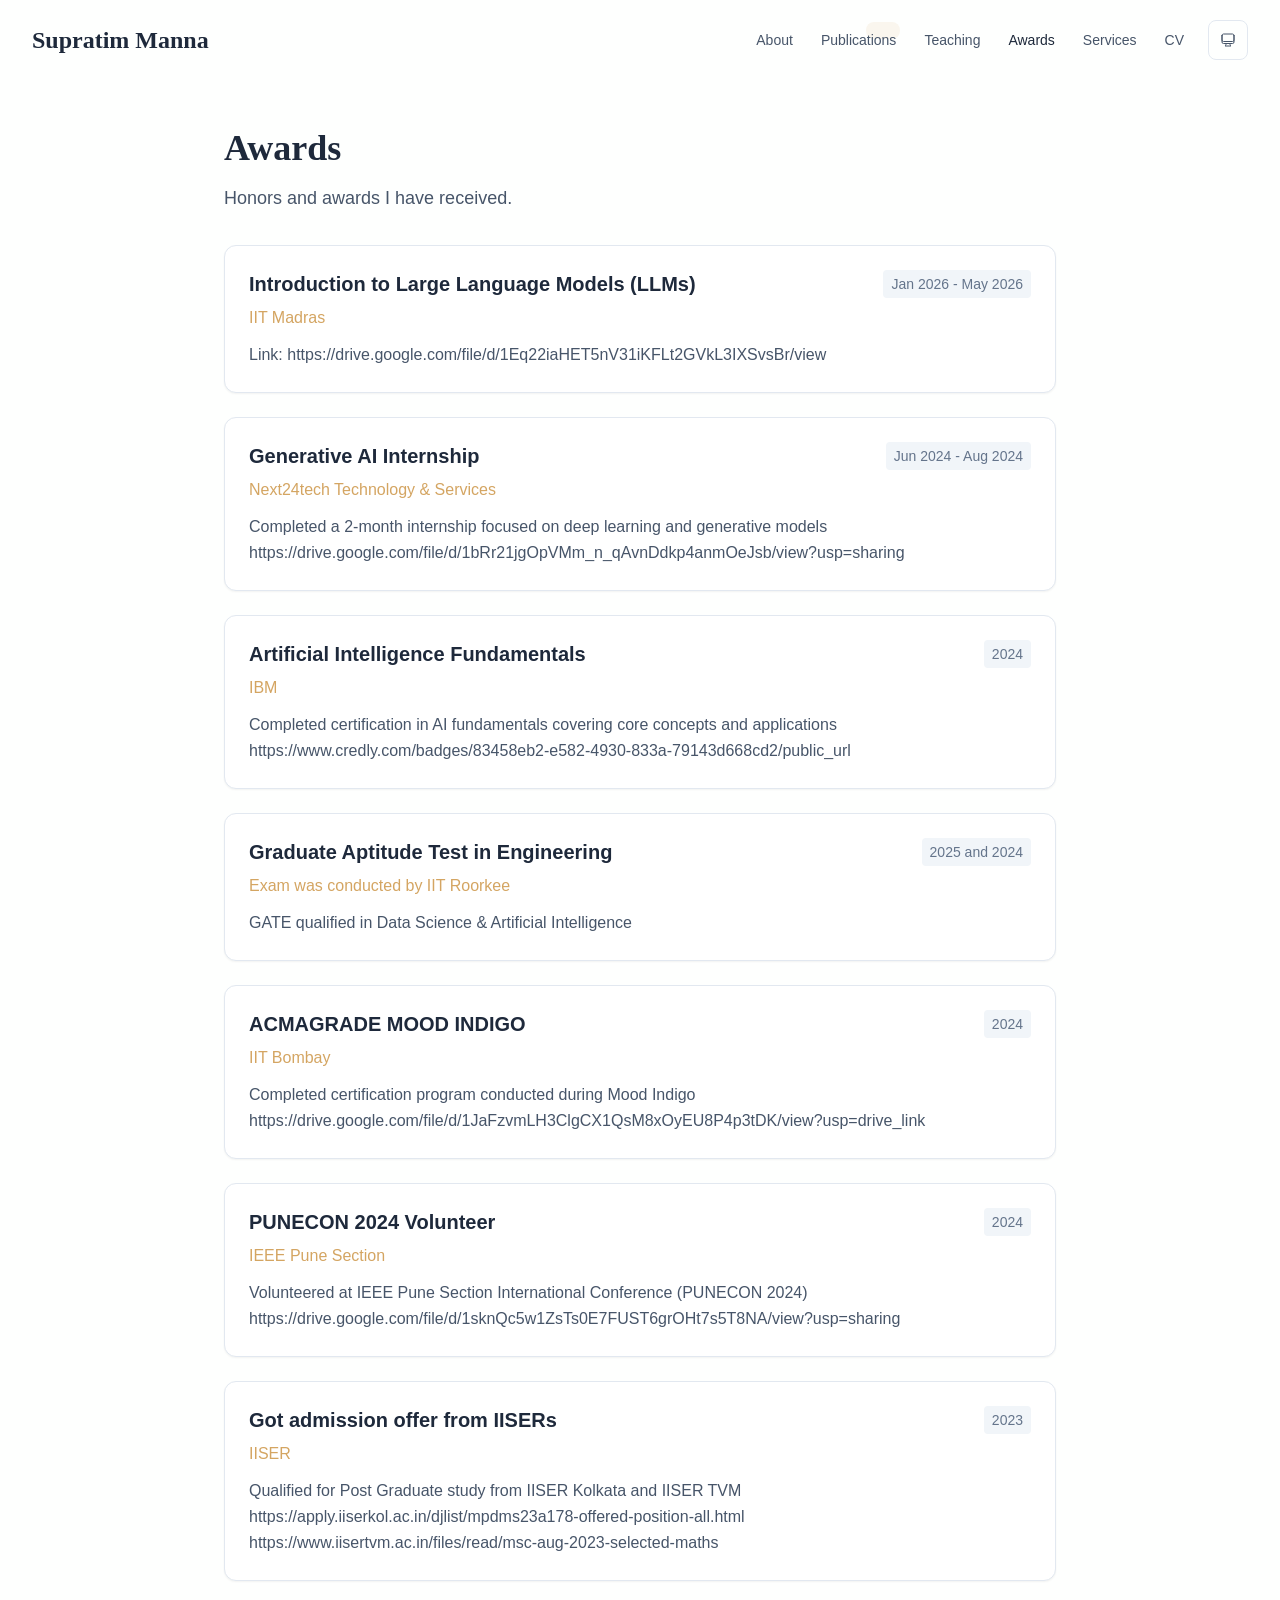
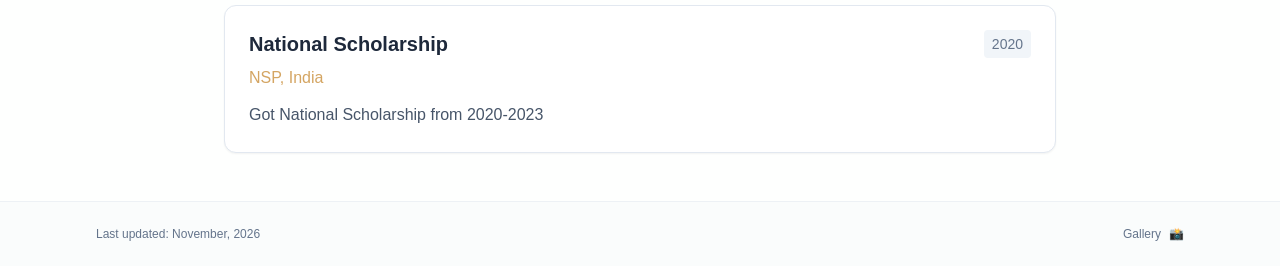
<file: awards/index.html>
<!DOCTYPE html><html lang="en" class="scroll-smooth"><head><meta charSet="utf-8"/><meta name="viewport" content="width=device-width, initial-scale=1"/><link rel="stylesheet" href="/_next/static/css/fce3d080123e9189.css" data-precedence="next"/><link rel="preload" as="script" fetchPriority="low" href="/_next/static/chunks/webpack-af78f5c2c11af041.js"/><script src="/_next/static/chunks/4bd1b696-70b6d399998de86a.js" async=""></script><script src="/_next/static/chunks/684-5aaa8290a129f299.js" async=""></script><script src="/_next/static/chunks/main-app-3a4cf48eef5fb56a.js" async=""></script><script src="/_next/static/chunks/461-a9a5d7b05a71d978.js" async=""></script><script src="/_next/static/chunks/874-6cc630662f3664af.js" async=""></script><script src="/_next/static/chunks/291-e39730cc9327e39b.js" async=""></script><script src="/_next/static/chunks/app/layout-826b02e883cd4500.js" async=""></script><script src="/_next/static/chunks/178-595a94b9af1e67b5.js" async=""></script><script src="/_next/static/chunks/748-7abe04efe828ff38.js" async=""></script><script src="/_next/static/chunks/app/%5Bslug%5D/page-2babffd3f0d6cf49.js" async=""></script><link rel="icon" href="/favicon.svg" type="image/svg+xml"/><link rel="dns-prefetch" href="https://jialeliu.com"/><link rel="preconnect" href="https://jialeliu.com" crossorigin=""/><link rel="preload" as="font" type="font/woff2" href="https://jialeliu.com/fonts/georgiab.woff2" crossorigin=""/><script>
              try {
                const theme = localStorage.getItem('theme-storage');
                const parsed = theme ? JSON.parse(theme) : null;
                const setting = parsed?.state?.theme || 'system';
                const prefersDark = typeof window !== 'undefined' && window.matchMedia && window.matchMedia('(prefers-color-scheme: dark)').matches;
                const effective = setting === 'dark' ? 'dark' : (setting === 'light' ? 'light' : (prefersDark ? 'dark' : 'light'));
                var root = document.documentElement;
                root.classList.add(effective);
                root.setAttribute('data-theme', effective);
              } catch (e) {
                var root = document.documentElement;
                root.classList.add('light');
                root.setAttribute('data-theme', 'light');
              }
            </script><script>
    try {
      const cfg = {"enabled":false,"locales":["en"],"defaultLocale":"en","mode":"fixed","fixedLocale":"en","persist":false,"switcher":false,"labels":{"en":"English"}};
      const storageKey = 'locale-storage';
      const normalize = (value) => typeof value === 'string' ? value.trim().replace('_', '-').toLowerCase() : '';
      const matchLocale = (candidate) => {
        const normalized = normalize(candidate);
        if (!normalized) return null;
        if (cfg.locales.includes(normalized)) return normalized;
        const language = normalized.split('-')[0];
        if (cfg.locales.includes(language)) return language;
        return null;
      };

      let resolved = null;

      if (!cfg.enabled) {
        resolved = cfg.defaultLocale;
      } else if (cfg.persist) {
        resolved = matchLocale(localStorage.getItem(storageKey));
      }

      if (!resolved) {
        if (cfg.mode === 'fixed') {
          resolved = cfg.fixedLocale;
        } else {
          resolved = matchLocale(navigator.language);
        }
      }

      if (!resolved) {
        resolved = cfg.defaultLocale;
      }

      const root = document.documentElement;
      root.lang = resolved;
      root.setAttribute('data-locale', resolved);

      if (cfg.persist) {
        localStorage.setItem(storageKey, resolved);
      }
    } catch (e) {
      const root = document.documentElement;
      root.lang = 'en';
      root.setAttribute('data-locale', 'en');
    }
  </script><title>Awards | Supratim Manna</title><meta name="description" content="Honors and awards I have received."/><meta name="author" content="Supratim Manna"/><meta name="keywords" content="Supratim Manna,PhD,Research,Defence Institute of Advanced Technology, Pune"/><meta name="creator" content="Supratim Manna"/><meta name="publisher" content="Supratim Manna"/><meta property="og:title" content="Supratim Manna"/><meta property="og:description" content="PhD in Artificial Intelligence"/><meta property="og:site_name" content="Supratim Manna&#x27;s Academic Website"/><meta property="og:locale" content="en_US"/><meta property="og:type" content="website"/><meta name="twitter:card" content="summary"/><meta name="twitter:title" content="Supratim Manna"/><meta name="twitter:description" content="PhD in Artificial Intelligence"/><link rel="icon" href="/favicon.svg"/><script>document.querySelectorAll('body link[rel="icon"], body link[rel="apple-touch-icon"]').forEach(el => document.head.appendChild(el))</script><script src="/_next/static/chunks/polyfills-42372ed130431b0a.js" noModule=""></script></head><body class="font-sans antialiased"><div style="visibility:hidden"><nav class="fixed top-0 left-0 right-0 z-50" data-headlessui-state=""><div class="transition-all duration-300 ease-out bg-transparent" style="transform:translateY(-100px)"><div class="max-w-7xl mx-auto px-4 sm:px-6 lg:px-8"><div class="flex justify-between items-center h-16 lg:h-20"><div class="flex-shrink-0" tabindex="0"><a class="text-xl lg:text-2xl font-serif font-semibold text-primary hover:text-accent transition-colors duration-200" href="/">Supratim Manna</a></div><div class="hidden lg:block"><div class="ml-10 flex items-center space-x-3"><div class="relative flex items-baseline space-x-1"><a data-nav-href="/" class="relative px-3 py-2 text-sm font-medium rounded-lg transition-colors duration-150 text-neutral-600" href="/">About</a><a data-nav-href="/publications" class="relative px-3 py-2 text-sm font-medium rounded-lg transition-colors duration-150 text-neutral-600" href="/publications/">Publications</a><a data-nav-href="/teaching" class="relative px-3 py-2 text-sm font-medium rounded-lg transition-colors duration-150 text-neutral-600" href="/teaching/">Teaching</a><a data-nav-href="/awards" class="relative px-3 py-2 text-sm font-medium rounded-lg transition-colors duration-150 text-primary" href="/awards/">Awards</a><a data-nav-href="/services" class="relative px-3 py-2 text-sm font-medium rounded-lg transition-colors duration-150 text-neutral-600" href="/services/">Services</a><a data-nav-href="/cv" class="relative px-3 py-2 text-sm font-medium rounded-lg transition-colors duration-150 text-neutral-600" href="/cv/">CV</a></div><div class="flex items-center justify-center w-10 h-10 rounded-lg border border-neutral-200 dark:border-[rgba(148,163,184,0.24)] bg-background dark:bg-neutral-800"><div class="w-4 h-4 rounded-full bg-neutral-300 animate-pulse"></div></div></div></div><div class="lg:hidden flex items-center space-x-2"><div class="flex items-center justify-center w-10 h-10 rounded-lg border border-neutral-200 dark:border-[rgba(148,163,184,0.24)] bg-background dark:bg-neutral-800"><div class="w-4 h-4 rounded-full bg-neutral-300 animate-pulse"></div></div><button class="inline-flex items-center justify-center p-2 rounded-md text-neutral-600 hover:text-primary hover:bg-neutral-100 dark:hover:bg-neutral-800 focus:outline-none focus:ring-2 focus:ring-inset focus:ring-accent transition-colors duration-200" id="headlessui-disclosure-button-«R7pdb»" type="button" aria-expanded="false" data-headlessui-state=""><span class="sr-only">Open main menu</span><div><svg xmlns="http://www.w3.org/2000/svg" fill="none" viewBox="0 0 24 24" stroke-width="1.5" stroke="currentColor" aria-hidden="true" data-slot="icon" class="block h-6 w-6"><path stroke-linecap="round" stroke-linejoin="round" d="M3.75 6.75h16.5M3.75 12h16.5m-16.5 5.25h16.5"></path></svg></div></button></div></div></div></div></nav><main class="min-h-screen pt-16 lg:pt-20"><div class="max-w-4xl mx-auto px-4 sm:px-6 lg:px-8 py-12"><div style="opacity:0;transform:translateY(20px)"><div class="mb-8"><h1 class="text-4xl font-serif font-bold text-primary mb-4">Awards</h1><div class="text-lg text-neutral-600 dark:text-neutral-500 max-w-2xl leading-relaxed"><p class="mb-3 last:mb-0">Honors and awards I have received.</p></div></div><div class="grid gap-6"><div class="bg-white dark:bg-neutral-900 p-6 rounded-xl shadow-sm border border-neutral-200 dark:border-neutral-800 hover:shadow-lg transition-all duration-200 hover:scale-[1.01]" style="opacity:0;transform:translateY(20px)"><div class="flex justify-between items-start mb-2"><h3 class="text-xl font-semibold text-primary">Introduction to Large Language Models (LLMs)</h3><span class="text-sm text-neutral-500 font-medium bg-neutral-100 dark:bg-neutral-800 px-2 py-1 rounded">Jan 2026 - May 2026</span></div><p class="text-base text-accent font-medium mb-3">IIT Madras</p><div class="text-base text-neutral-600 dark:text-neutral-500 leading-relaxed"><p class="mb-3 last:mb-0">Link: https://drive.google.com/file/d/1Eq22iaHET5nV31iKFLt2GVkL3IXSvsBr/view</p></div></div><div class="bg-white dark:bg-neutral-900 p-6 rounded-xl shadow-sm border border-neutral-200 dark:border-neutral-800 hover:shadow-lg transition-all duration-200 hover:scale-[1.01]" style="opacity:0;transform:translateY(20px)"><div class="flex justify-between items-start mb-2"><h3 class="text-xl font-semibold text-primary">Generative AI Internship</h3><span class="text-sm text-neutral-500 font-medium bg-neutral-100 dark:bg-neutral-800 px-2 py-1 rounded">Jun 2024 - Aug 2024</span></div><p class="text-base text-accent font-medium mb-3">Next24tech Technology &amp; Services</p><div class="text-base text-neutral-600 dark:text-neutral-500 leading-relaxed"><p class="mb-3 last:mb-0">Completed a 2-month internship focused on deep learning and generative models   https://drive.google.com/file/d/1bRr21jgOpVMm_n_qAvnDdkp4anmOeJsb/view?usp=sharing</p></div></div><div class="bg-white dark:bg-neutral-900 p-6 rounded-xl shadow-sm border border-neutral-200 dark:border-neutral-800 hover:shadow-lg transition-all duration-200 hover:scale-[1.01]" style="opacity:0;transform:translateY(20px)"><div class="flex justify-between items-start mb-2"><h3 class="text-xl font-semibold text-primary">Artificial Intelligence Fundamentals</h3><span class="text-sm text-neutral-500 font-medium bg-neutral-100 dark:bg-neutral-800 px-2 py-1 rounded">2024</span></div><p class="text-base text-accent font-medium mb-3">IBM</p><div class="text-base text-neutral-600 dark:text-neutral-500 leading-relaxed"><p class="mb-3 last:mb-0">Completed certification in AI fundamentals covering core concepts and applications   https://www.credly.com/badges/83458eb2-e582-4930-833a-79143d668cd2/public_url</p></div></div><div class="bg-white dark:bg-neutral-900 p-6 rounded-xl shadow-sm border border-neutral-200 dark:border-neutral-800 hover:shadow-lg transition-all duration-200 hover:scale-[1.01]" style="opacity:0;transform:translateY(20px)"><div class="flex justify-between items-start mb-2"><h3 class="text-xl font-semibold text-primary">Graduate Aptitude Test in Engineering</h3><span class="text-sm text-neutral-500 font-medium bg-neutral-100 dark:bg-neutral-800 px-2 py-1 rounded">2025 and 2024</span></div><p class="text-base text-accent font-medium mb-3">Exam was conducted by IIT Roorkee</p><div class="text-base text-neutral-600 dark:text-neutral-500 leading-relaxed"><p class="mb-3 last:mb-0">GATE qualified in Data Science &amp; Artificial Intelligence</p></div></div><div class="bg-white dark:bg-neutral-900 p-6 rounded-xl shadow-sm border border-neutral-200 dark:border-neutral-800 hover:shadow-lg transition-all duration-200 hover:scale-[1.01]" style="opacity:0;transform:translateY(20px)"><div class="flex justify-between items-start mb-2"><h3 class="text-xl font-semibold text-primary">ACMAGRADE MOOD INDIGO</h3><span class="text-sm text-neutral-500 font-medium bg-neutral-100 dark:bg-neutral-800 px-2 py-1 rounded">2024</span></div><p class="text-base text-accent font-medium mb-3">IIT Bombay</p><div class="text-base text-neutral-600 dark:text-neutral-500 leading-relaxed"><p class="mb-3 last:mb-0">Completed certification program conducted during Mood Indigo   https://drive.google.com/file/d/1JaFzvmLH3ClgCX1QsM8xOyEU8P4p3tDK/view?usp=drive_link</p></div></div><div class="bg-white dark:bg-neutral-900 p-6 rounded-xl shadow-sm border border-neutral-200 dark:border-neutral-800 hover:shadow-lg transition-all duration-200 hover:scale-[1.01]" style="opacity:0;transform:translateY(20px)"><div class="flex justify-between items-start mb-2"><h3 class="text-xl font-semibold text-primary">PUNECON 2024 Volunteer</h3><span class="text-sm text-neutral-500 font-medium bg-neutral-100 dark:bg-neutral-800 px-2 py-1 rounded">2024</span></div><p class="text-base text-accent font-medium mb-3">IEEE Pune Section</p><div class="text-base text-neutral-600 dark:text-neutral-500 leading-relaxed"><p class="mb-3 last:mb-0">Volunteered at IEEE Pune Section International Conference (PUNECON 2024)  https://drive.google.com/file/d/1sknQc5w1ZsTs0E7FUST6grOHt7s5T8NA/view?usp=sharing</p></div></div><div class="bg-white dark:bg-neutral-900 p-6 rounded-xl shadow-sm border border-neutral-200 dark:border-neutral-800 hover:shadow-lg transition-all duration-200 hover:scale-[1.01]" style="opacity:0;transform:translateY(20px)"><div class="flex justify-between items-start mb-2"><h3 class="text-xl font-semibold text-primary">Got admission offer from IISERs</h3><span class="text-sm text-neutral-500 font-medium bg-neutral-100 dark:bg-neutral-800 px-2 py-1 rounded">2023</span></div><p class="text-base text-accent font-medium mb-3">IISER</p><div class="text-base text-neutral-600 dark:text-neutral-500 leading-relaxed"><p class="mb-3 last:mb-0">Qualified for Post Graduate study from IISER Kolkata and IISER TVM   https://apply.iiserkol.ac.in/djlist/mpdms23a178-offered-position-all.html   https://www.iisertvm.ac.in/files/read/msc-aug-2023-selected-maths</p></div></div><div class="bg-white dark:bg-neutral-900 p-6 rounded-xl shadow-sm border border-neutral-200 dark:border-neutral-800 hover:shadow-lg transition-all duration-200 hover:scale-[1.01]" style="opacity:0;transform:translateY(20px)"><div class="flex justify-between items-start mb-2"><h3 class="text-xl font-semibold text-primary">National Scholarship</h3><span class="text-sm text-neutral-500 font-medium bg-neutral-100 dark:bg-neutral-800 px-2 py-1 rounded">2020</span></div><p class="text-base text-accent font-medium mb-3">NSP, India</p><div class="text-base text-neutral-600 dark:text-neutral-500 leading-relaxed"><p class="mb-3 last:mb-0">Got National Scholarship from 2020-2023</p></div></div></div></div></div><!--$--><!--/$--><!--$--><!--/$--></main><footer class="border-t border-neutral-200/50 bg-neutral-50/50 dark:bg-neutral-900/50 dark:border-neutral-700/50"><div class="max-w-6xl mx-auto px-4 sm:px-6 lg:px-8 py-6"><div class="flex flex-col sm:flex-row justify-between items-center gap-2"><p class="text-xs text-neutral-500">Last updated<!-- -->: <!-- -->November, 2026</p><p class="text-xs text-neutral-500 flex items-center"><a href="https://supratim-manna.github.io/gallery" target="_blank" rel="noopener noreferrer">Gallery</a><span class="ml-2">📸</span></p></div></div></footer></div><script src="/_next/static/chunks/webpack-af78f5c2c11af041.js" async=""></script><script>(self.__next_f=self.__next_f||[]).push([0])</script><script>self.__next_f.push([1,"1:\"$Sreact.fragment\"\n3:I[3719,[\"461\",\"static/chunks/461-a9a5d7b05a71d978.js\",\"874\",\"static/chunks/874-6cc630662f3664af.js\",\"291\",\"static/chunks/291-e39730cc9327e39b.js\",\"177\",\"static/chunks/app/layout-826b02e883cd4500.js\"],\"ThemeProvider\"]\n4:I[310,[\"461\",\"static/chunks/461-a9a5d7b05a71d978.js\",\"874\",\"static/chunks/874-6cc630662f3664af.js\",\"291\",\"static/chunks/291-e39730cc9327e39b.js\",\"177\",\"static/chunks/app/layout-826b02e883cd4500.js\"],\"LocaleProvider\"]\n5:I[4574,[\"461\",\"static/chunks/461-a9a5d7b05a71d978.js\",\"874\",\"static/chunks/874-6cc630662f3664af.js\",\"291\",\"static/chunks/291-e39730cc9327e39b.js\",\"177\",\"static/chunks/app/layout-826b02e883cd4500.js\"],\"default\"]\n6:I[7555,[],\"\"]\n7:I[1295,[],\"\"]\n8:I[2548,[\"461\",\"static/chunks/461-a9a5d7b05a71d978.js\",\"874\",\"static/chunks/874-6cc630662f3664af.js\",\"291\",\"static/chunks/291-e39730cc9327e39b.js\",\"177\",\"static/chunks/app/layout-826b02e883cd4500.js\"],\"default\"]\na:I[9665,[],\"MetadataBoundary\"]\nc:I[9665,[],\"OutletBoundary\"]\nf:I[4911,[],\"AsyncMetadataOutlet\"]\n11:I[9665,[],\"ViewportBoundary\"]\n13:I[6614,[],\"\"]\n:HL[\"/_next/static/css/fce3d080123e9189.css\",\"style\"]\n2:T5c8,\n    try {\n      const cfg = {\"enabled\":false,\"locales\":[\"en\"],\"defaultLocale\":\"en\",\"mode\":\"fixed\",\"fixedLocale\":\"en\",\"persist\":false,\"switcher\":false,\"labels\":{\"en\":\"English\"}};\n      const storageKey = 'locale-storage';\n      const normalize = (value) =\u003e typeof value === 'string' ? value.trim().replace('_', '-').toLowerCase() : '';\n      const matchLocale = (candidate) =\u003e {\n        const normalized = normalize(candidate);\n        if (!normalized) return null;\n        if (cfg.locales.includes(normalized)) return normalized;\n        const language = normalized.split('-')[0];\n        if (cfg.locales.includes(language)) return language;\n        return null;\n      };\n\n      let resolved = null;\n\n      if (!cfg.enabled) {\n        resolved = cfg.defaultLocale;\n      } else if (cfg.persist) {\n        resolved = matchLocale(localStorage.getItem(storageKey));\n      }\n\n      if (!resolved) {\n        if (cfg.mode === 'f"])</script><script>self.__next_f.push([1,"ixed') {\n          resolved = cfg.fixedLocale;\n        } else {\n          resolved = matchLocale(navigator.language);\n        }\n      }\n\n      if (!resolved) {\n        resolved = cfg.defaultLocale;\n      }\n\n      const root = document.documentElement;\n      root.lang = resolved;\n      root.setAttribute('data-locale', resolved);\n\n      if (cfg.persist) {\n        localStorage.setItem(storageKey, resolved);\n      }\n    } catch (e) {\n      const root = document.documentElement;\n      root.lang = 'en';\n      root.setAttribute('data-locale', 'en');\n    }\n  "])</script><script>self.__next_f.push([1,"0:{\"P\":null,\"b\":\"KmUqhPOsdFgqXDj3MSkL0\",\"p\":\"\",\"c\":[\"\",\"awards\",\"\"],\"i\":false,\"f\":[[[\"\",{\"children\":[[\"slug\",\"awards\",\"d\"],{\"children\":[\"__PAGE__\",{}]}]},\"$undefined\",\"$undefined\",true],[\"\",[\"$\",\"$1\",\"c\",{\"children\":[[[\"$\",\"link\",\"0\",{\"rel\":\"stylesheet\",\"href\":\"/_next/static/css/fce3d080123e9189.css\",\"precedence\":\"next\",\"crossOrigin\":\"$undefined\",\"nonce\":\"$undefined\"}]],[\"$\",\"html\",null,{\"lang\":\"en\",\"className\":\"scroll-smooth\",\"suppressHydrationWarning\":true,\"children\":[[\"$\",\"head\",null,{\"children\":[[\"$\",\"link\",null,{\"rel\":\"icon\",\"href\":\"/favicon.svg\",\"type\":\"image/svg+xml\"}],[\"$\",\"link\",null,{\"rel\":\"dns-prefetch\",\"href\":\"https://jialeliu.com\"}],[\"$\",\"link\",null,{\"rel\":\"preconnect\",\"href\":\"https://jialeliu.com\",\"crossOrigin\":\"\"}],[\"$\",\"link\",null,{\"rel\":\"preload\",\"as\":\"font\",\"type\":\"font/woff2\",\"href\":\"https://jialeliu.com/fonts/georgiab.woff2\",\"crossOrigin\":\"\"}],[\"$\",\"script\",null,{\"dangerouslySetInnerHTML\":{\"__html\":\"\\n              try {\\n                const theme = localStorage.getItem('theme-storage');\\n                const parsed = theme ? JSON.parse(theme) : null;\\n                const setting = parsed?.state?.theme || 'system';\\n                const prefersDark = typeof window !== 'undefined' \u0026\u0026 window.matchMedia \u0026\u0026 window.matchMedia('(prefers-color-scheme: dark)').matches;\\n                const effective = setting === 'dark' ? 'dark' : (setting === 'light' ? 'light' : (prefersDark ? 'dark' : 'light'));\\n                var root = document.documentElement;\\n                root.classList.add(effective);\\n                root.setAttribute('data-theme', effective);\\n              } catch (e) {\\n                var root = document.documentElement;\\n                root.classList.add('light');\\n                root.setAttribute('data-theme', 'light');\\n              }\\n            \"}}],[\"$\",\"script\",null,{\"dangerouslySetInnerHTML\":{\"__html\":\"$2\"}}]]}],[\"$\",\"body\",null,{\"className\":\"font-sans antialiased\",\"children\":[\"$\",\"$L3\",null,{\"children\":[\"$\",\"$L4\",null,{\"config\":{\"enabled\":false,\"locales\":[\"en\"],\"defaultLocale\":\"en\",\"mode\":\"fixed\",\"fixedLocale\":\"en\",\"persist\":false,\"switcher\":false,\"labels\":{\"en\":\"English\"}},\"children\":[[\"$\",\"$L5\",null,{\"items\":[{\"title\":\"About\",\"type\":\"page\",\"target\":\"about\",\"href\":\"/\"},{\"title\":\"Publications\",\"type\":\"page\",\"target\":\"publications\",\"href\":\"/publications\"},{\"title\":\"Teaching\",\"type\":\"page\",\"target\":\"teaching\",\"href\":\"/teaching\"},{\"title\":\"Awards\",\"type\":\"page\",\"target\":\"awards\",\"href\":\"/awards\"},{\"title\":\"Services\",\"type\":\"page\",\"target\":\"services\",\"href\":\"/services\"},{\"title\":\"CV\",\"type\":\"page\",\"target\":\"cv\",\"href\":\"/cv\"}],\"siteTitle\":\"Supratim Manna\",\"enableOnePageMode\":false,\"i18n\":\"$0:f:0:1:1:props:children:1:props:children:1:props:children:props:children:props:config\",\"itemsByLocale\":{\"en\":[{\"title\":\"About\",\"type\":\"page\",\"target\":\"about\",\"href\":\"/\"},{\"title\":\"Publications\",\"type\":\"page\",\"target\":\"publications\",\"href\":\"/publications\"},{\"title\":\"Teaching\",\"type\":\"page\",\"target\":\"teaching\",\"href\":\"/teaching\"},{\"title\":\"Awards\",\"type\":\"page\",\"target\":\"awards\",\"href\":\"/awards\"},{\"title\":\"Services\",\"type\":\"page\",\"target\":\"services\",\"href\":\"/services\"},{\"title\":\"CV\",\"type\":\"page\",\"target\":\"cv\",\"href\":\"/cv\"}]},\"siteTitleByLocale\":{\"en\":\"Supratim Manna\"}}],[\"$\",\"main\",null,{\"className\":\"min-h-screen pt-16 lg:pt-20\",\"children\":[\"$\",\"$L6\",null,{\"parallelRouterKey\":\"children\",\"error\":\"$undefined\",\"errorStyles\":\"$undefined\",\"errorScripts\":\"$undefined\",\"template\":[\"$\",\"$L7\",null,{}],\"templateStyles\":\"$undefined\",\"templateScripts\":\"$undefined\",\"notFound\":[[[\"$\",\"title\",null,{\"children\":\"404: This page could not be found.\"}],[\"$\",\"div\",null,{\"style\":{\"fontFamily\":\"system-ui,\\\"Segoe UI\\\",Roboto,Helvetica,Arial,sans-serif,\\\"Apple Color Emoji\\\",\\\"Segoe UI Emoji\\\"\",\"height\":\"100vh\",\"textAlign\":\"center\",\"display\":\"flex\",\"flexDirection\":\"column\",\"alignItems\":\"center\",\"justifyContent\":\"center\"},\"children\":[\"$\",\"div\",null,{\"children\":[[\"$\",\"style\",null,{\"dangerouslySetInnerHTML\":{\"__html\":\"body{color:#000;background:#fff;margin:0}.next-error-h1{border-right:1px solid rgba(0,0,0,.3)}@media (prefers-color-scheme:dark){body{color:#fff;background:#000}.next-error-h1{border-right:1px solid rgba(255,255,255,.3)}}\"}}],[\"$\",\"h1\",null,{\"className\":\"next-error-h1\",\"style\":{\"display\":\"inline-block\",\"margin\":\"0 20px 0 0\",\"padding\":\"0 23px 0 0\",\"fontSize\":24,\"fontWeight\":500,\"verticalAlign\":\"top\",\"lineHeight\":\"49px\"},\"children\":404}],[\"$\",\"div\",null,{\"style\":{\"display\":\"inline-block\"},\"children\":[\"$\",\"h2\",null,{\"style\":{\"fontSize\":14,\"fontWeight\":400,\"lineHeight\":\"49px\",\"margin\":0},\"children\":\"This page could not be found.\"}]}]]}]}]],[]],\"forbidden\":\"$undefined\",\"unauthorized\":\"$undefined\"}]}],[\"$\",\"$L8\",null,{\"lastUpdated\":\"November, 2026\",\"lastUpdatedByLocale\":{\"en\":\"November, 2026\"},\"defaultLocale\":\"en\"}]]}]}]}]]}]]}],{\"children\":[[\"slug\",\"awards\",\"d\"],[\"$\",\"$1\",\"c\",{\"children\":[null,[\"$\",\"$L6\",null,{\"parallelRouterKey\":\"children\",\"error\":\"$undefined\",\"errorStyles\":\"$undefined\",\"errorScripts\":\"$undefined\",\"template\":[\"$\",\"$L7\",null,{}],\"templateStyles\":\"$undefined\",\"templateScripts\":\"$undefined\",\"notFound\":\"$undefined\",\"forbidden\":\"$undefined\",\"unauthorized\":\"$undefined\"}]]}],{\"children\":[\"__PAGE__\",[\"$\",\"$1\",\"c\",{\"children\":[\"$L9\",[\"$\",\"$La\",null,{\"children\":\"$Lb\"}],null,[\"$\",\"$Lc\",null,{\"children\":[\"$Ld\",\"$Le\",[\"$\",\"$Lf\",null,{\"promise\":\"$@10\"}]]}]]}],{},null,false]},null,false]},null,false],[\"$\",\"$1\",\"h\",{\"children\":[null,[\"$\",\"$1\",\"dmPIeFJaL8D74wgHD6XFh\",{\"children\":[[\"$\",\"$L11\",null,{\"children\":\"$L12\"}],null]}],null]}],false]],\"m\":\"$undefined\",\"G\":[\"$13\",\"$undefined\"],\"s\":false,\"S\":true}\n"])</script><script>self.__next_f.push([1,"14:\"$Sreact.suspense\"\n15:I[4911,[],\"AsyncMetadata\"]\n17:I[2382,[\"461\",\"static/chunks/461-a9a5d7b05a71d978.js\",\"178\",\"static/chunks/178-595a94b9af1e67b5.js\",\"748\",\"static/chunks/748-7abe04efe828ff38.js\",\"182\",\"static/chunks/app/%5Bslug%5D/page-2babffd3f0d6cf49.js\"],\"default\"]\nb:[\"$\",\"$14\",null,{\"fallback\":null,\"children\":[\"$\",\"$L15\",null,{\"promise\":\"$@16\"}]}]\n9:[\"$\",\"$L17\",null,{\"dataByLocale\":{\"en\":{\"type\":\"card\",\"config\":{\"type\":\"card\",\"title\":\"Awards\",\"description\":\"Honors and awards I have received.\",\"items\":[{\"title\":\"Introduction to Large Language Models (LLMs)\",\"subtitle\":\"IIT Madras\",\"date\":\"Jan 2026 - May 2026\",\"content\":\"Link: https://drive.google.com/file/d/1Eq22iaHET5nV31iKFLt2GVkL3IXSvsBr/view\"},{\"title\":\"Generative AI Internship\",\"subtitle\":\"Next24tech Technology \u0026 Services\",\"date\":\"Jun 2024 - Aug 2024\",\"content\":\"Completed a 2-month internship focused on deep learning and generative models   https://drive.google.com/file/d/1bRr21jgOpVMm_n_qAvnDdkp4anmOeJsb/view?usp=sharing\"},{\"title\":\"Artificial Intelligence Fundamentals\",\"subtitle\":\"IBM\",\"date\":\"2024\",\"content\":\"Completed certification in AI fundamentals covering core concepts and applications   https://www.credly.com/badges/83458eb2-e582-4930-833a-79143d668cd2/public_url\"},{\"title\":\"Graduate Aptitude Test in Engineering\",\"subtitle\":\"Exam was conducted by IIT Roorkee\",\"date\":\"2025 and 2024\",\"content\":\"GATE qualified in Data Science \u0026 Artificial Intelligence\"},{\"title\":\"ACMAGRADE MOOD INDIGO\",\"subtitle\":\"IIT Bombay\",\"date\":\"2024\",\"content\":\"Completed certification program conducted during Mood Indigo   https://drive.google.com/file/d/1JaFzvmLH3ClgCX1QsM8xOyEU8P4p3tDK/view?usp=drive_link\"},{\"title\":\"PUNECON 2024 Volunteer\",\"subtitle\":\"IEEE Pune Section\",\"date\":\"2024\",\"content\":\"Volunteered at IEEE Pune Section International Conference (PUNECON 2024)  https://drive.google.com/file/d/1sknQc5w1ZsTs0E7FUST6grOHt7s5T8NA/view?usp=sharing\"},{\"title\":\"Got admission offer from IISERs\",\"subtitle\":\"IISER\",\"date\":\"2023\",\"content\":\"Qualified for Post Graduate stud"])</script><script>self.__next_f.push([1,"y from IISER Kolkata and IISER TVM   https://apply.iiserkol.ac.in/djlist/mpdms23a178-offered-position-all.html   https://www.iisertvm.ac.in/files/read/msc-aug-2023-selected-maths\"},{\"title\":\"National Scholarship\",\"subtitle\":\"NSP, India\",\"date\":\"2020\",\"content\":\"Got National Scholarship from 2020-2023\"}]}}},\"defaultLocale\":\"en\"}]\n"])</script><script>self.__next_f.push([1,"e:null\n"])</script><script>self.__next_f.push([1,"12:[[\"$\",\"meta\",\"0\",{\"charSet\":\"utf-8\"}],[\"$\",\"meta\",\"1\",{\"name\":\"viewport\",\"content\":\"width=device-width, initial-scale=1\"}]]\nd:null\n"])</script><script>self.__next_f.push([1,"16:{\"metadata\":[[\"$\",\"title\",\"0\",{\"children\":\"Awards | Supratim Manna\"}],[\"$\",\"meta\",\"1\",{\"name\":\"description\",\"content\":\"Honors and awards I have received.\"}],[\"$\",\"meta\",\"2\",{\"name\":\"author\",\"content\":\"Supratim Manna\"}],[\"$\",\"meta\",\"3\",{\"name\":\"keywords\",\"content\":\"Supratim Manna,PhD,Research,Defence Institute of Advanced Technology, Pune\"}],[\"$\",\"meta\",\"4\",{\"name\":\"creator\",\"content\":\"Supratim Manna\"}],[\"$\",\"meta\",\"5\",{\"name\":\"publisher\",\"content\":\"Supratim Manna\"}],[\"$\",\"meta\",\"6\",{\"property\":\"og:title\",\"content\":\"Supratim Manna\"}],[\"$\",\"meta\",\"7\",{\"property\":\"og:description\",\"content\":\"PhD in Artificial Intelligence\"}],[\"$\",\"meta\",\"8\",{\"property\":\"og:site_name\",\"content\":\"Supratim Manna's Academic Website\"}],[\"$\",\"meta\",\"9\",{\"property\":\"og:locale\",\"content\":\"en_US\"}],[\"$\",\"meta\",\"10\",{\"property\":\"og:type\",\"content\":\"website\"}],[\"$\",\"meta\",\"11\",{\"name\":\"twitter:card\",\"content\":\"summary\"}],[\"$\",\"meta\",\"12\",{\"name\":\"twitter:title\",\"content\":\"Supratim Manna\"}],[\"$\",\"meta\",\"13\",{\"name\":\"twitter:description\",\"content\":\"PhD in Artificial Intelligence\"}],[\"$\",\"link\",\"14\",{\"rel\":\"icon\",\"href\":\"/favicon.svg\"}]],\"error\":null,\"digest\":\"$undefined\"}\n10:{\"metadata\":\"$16:metadata\",\"error\":null,\"digest\":\"$undefined\"}\n"])</script></body></html>
</file>
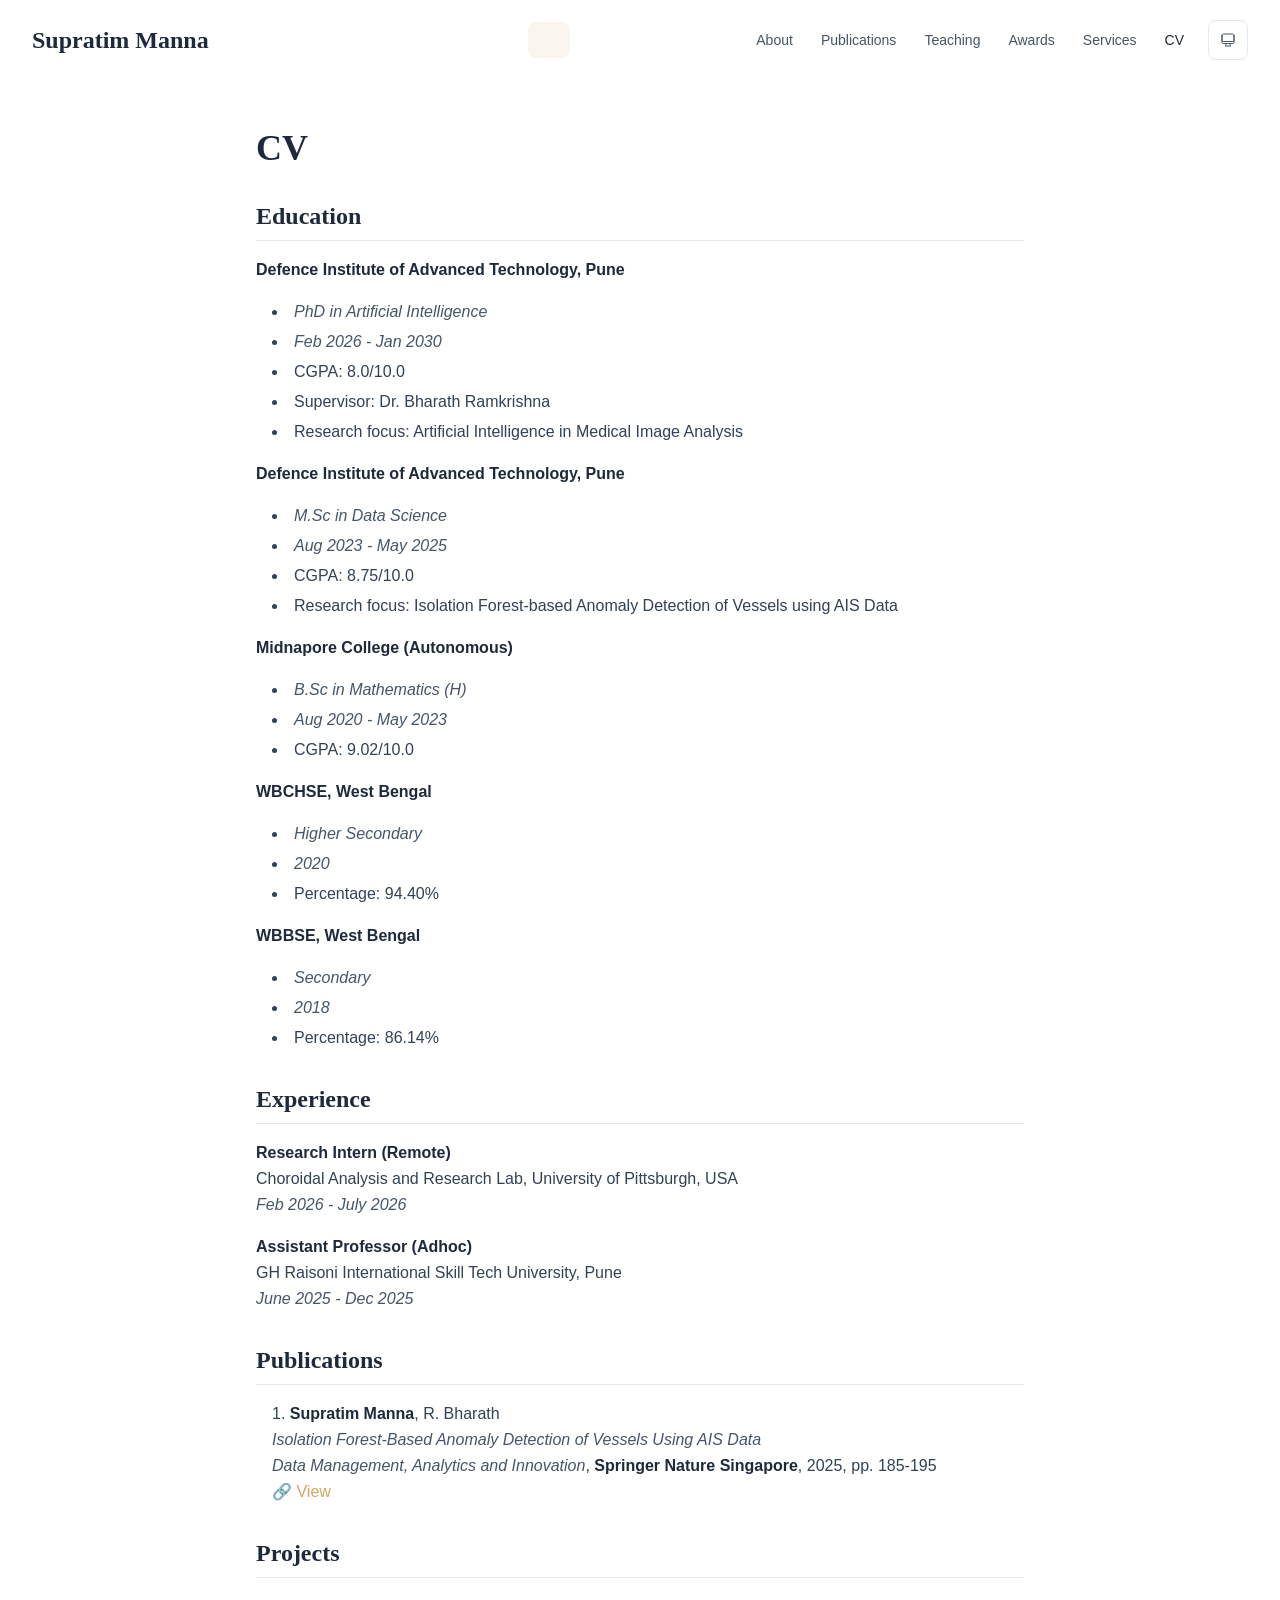
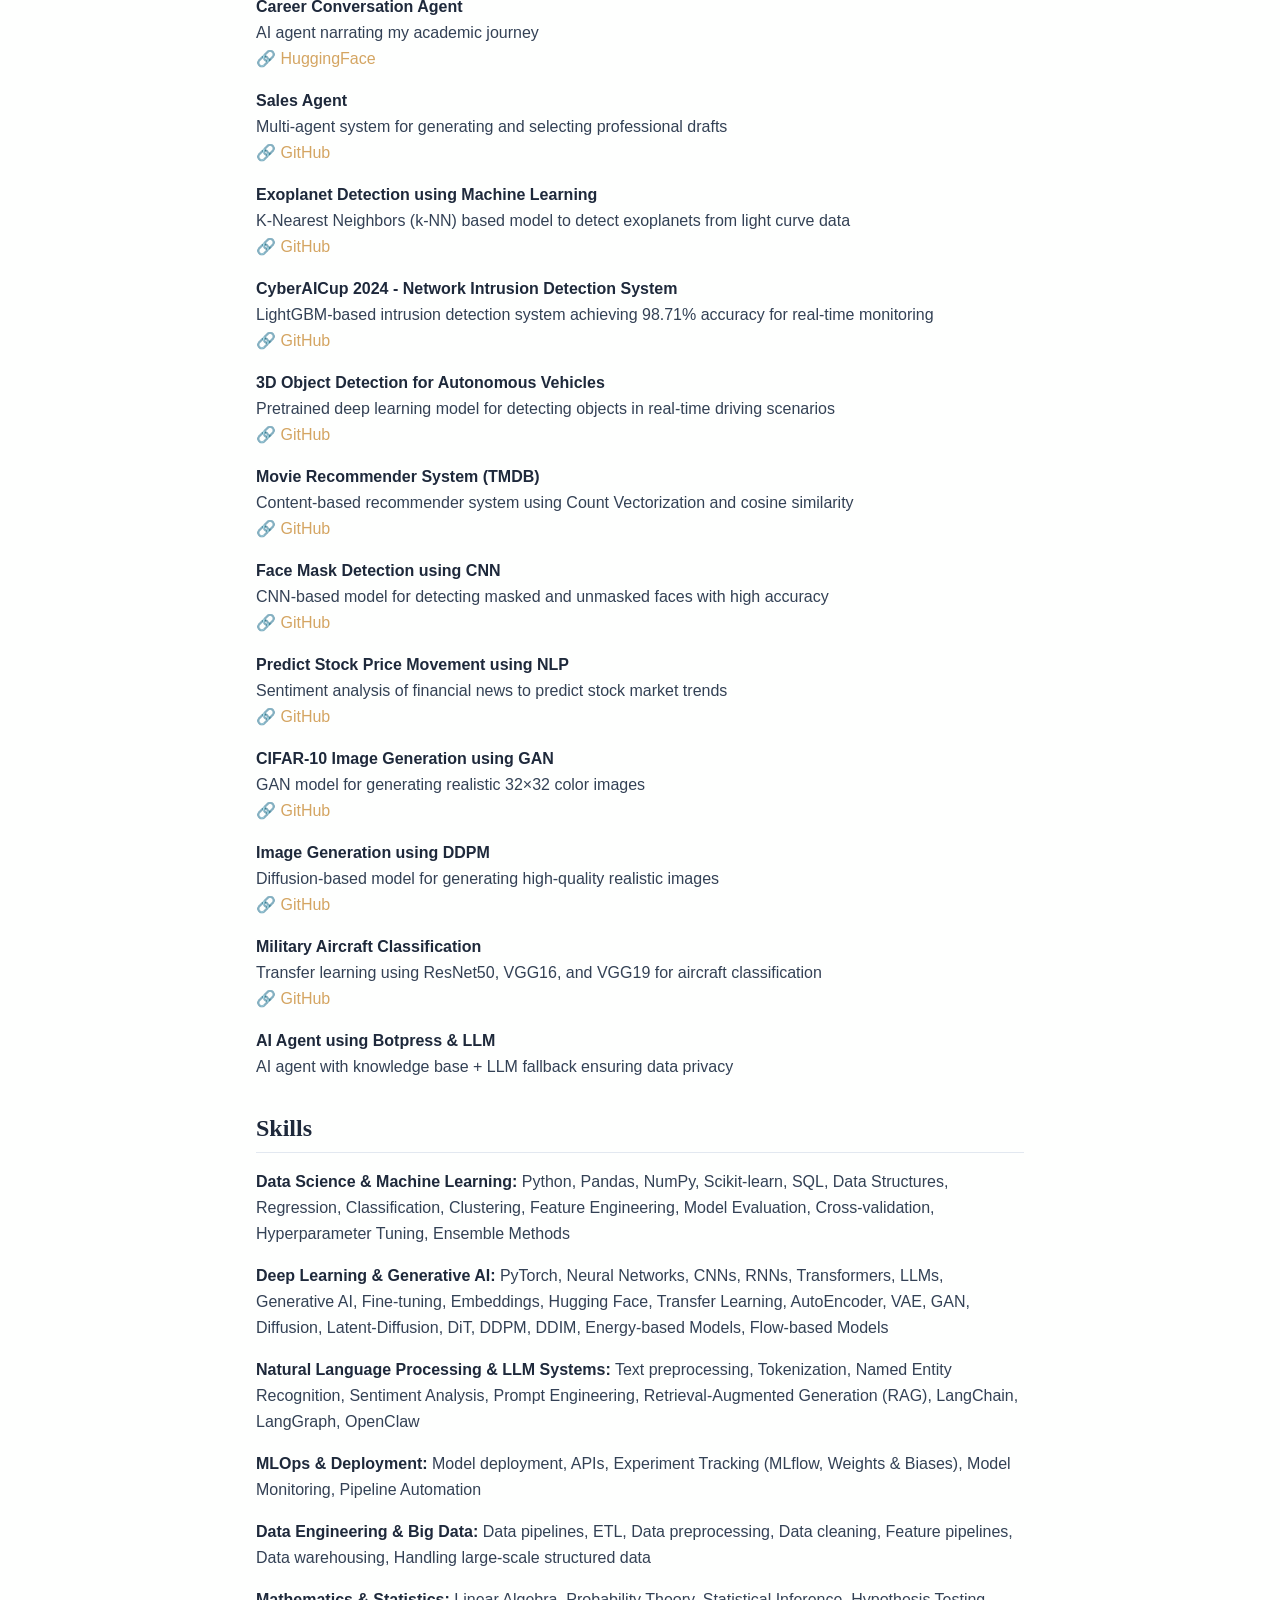
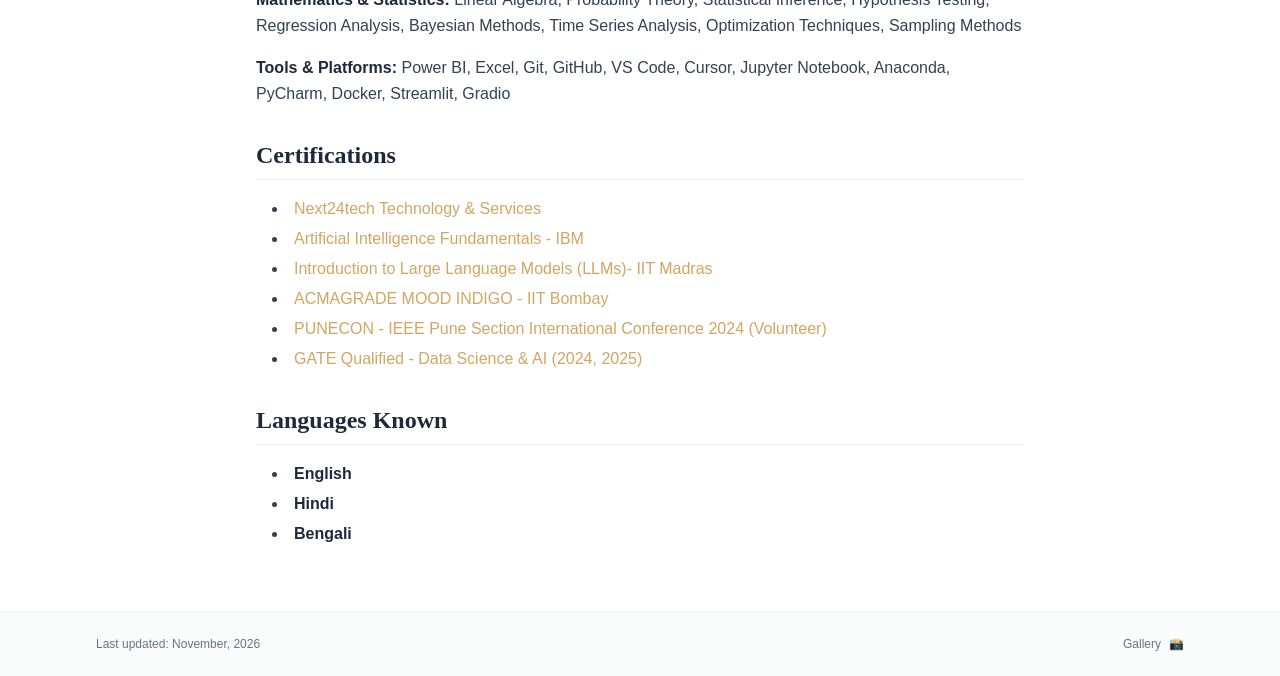
<file: cv/index.html>
<!DOCTYPE html><html lang="en" class="scroll-smooth"><head><meta charSet="utf-8"/><meta name="viewport" content="width=device-width, initial-scale=1"/><link rel="stylesheet" href="/_next/static/css/fce3d080123e9189.css" data-precedence="next"/><link rel="preload" as="script" fetchPriority="low" href="/_next/static/chunks/webpack-af78f5c2c11af041.js"/><script src="/_next/static/chunks/4bd1b696-70b6d399998de86a.js" async=""></script><script src="/_next/static/chunks/684-5aaa8290a129f299.js" async=""></script><script src="/_next/static/chunks/main-app-3a4cf48eef5fb56a.js" async=""></script><script src="/_next/static/chunks/461-a9a5d7b05a71d978.js" async=""></script><script src="/_next/static/chunks/874-6cc630662f3664af.js" async=""></script><script src="/_next/static/chunks/291-e39730cc9327e39b.js" async=""></script><script src="/_next/static/chunks/app/layout-826b02e883cd4500.js" async=""></script><script src="/_next/static/chunks/178-595a94b9af1e67b5.js" async=""></script><script src="/_next/static/chunks/748-7abe04efe828ff38.js" async=""></script><script src="/_next/static/chunks/app/%5Bslug%5D/page-2babffd3f0d6cf49.js" async=""></script><link rel="icon" href="/favicon.svg" type="image/svg+xml"/><link rel="dns-prefetch" href="https://jialeliu.com"/><link rel="preconnect" href="https://jialeliu.com" crossorigin=""/><link rel="preload" as="font" type="font/woff2" href="https://jialeliu.com/fonts/georgiab.woff2" crossorigin=""/><script>
              try {
                const theme = localStorage.getItem('theme-storage');
                const parsed = theme ? JSON.parse(theme) : null;
                const setting = parsed?.state?.theme || 'system';
                const prefersDark = typeof window !== 'undefined' && window.matchMedia && window.matchMedia('(prefers-color-scheme: dark)').matches;
                const effective = setting === 'dark' ? 'dark' : (setting === 'light' ? 'light' : (prefersDark ? 'dark' : 'light'));
                var root = document.documentElement;
                root.classList.add(effective);
                root.setAttribute('data-theme', effective);
              } catch (e) {
                var root = document.documentElement;
                root.classList.add('light');
                root.setAttribute('data-theme', 'light');
              }
            </script><script>
    try {
      const cfg = {"enabled":false,"locales":["en"],"defaultLocale":"en","mode":"fixed","fixedLocale":"en","persist":false,"switcher":false,"labels":{"en":"English"}};
      const storageKey = 'locale-storage';
      const normalize = (value) => typeof value === 'string' ? value.trim().replace('_', '-').toLowerCase() : '';
      const matchLocale = (candidate) => {
        const normalized = normalize(candidate);
        if (!normalized) return null;
        if (cfg.locales.includes(normalized)) return normalized;
        const language = normalized.split('-')[0];
        if (cfg.locales.includes(language)) return language;
        return null;
      };

      let resolved = null;

      if (!cfg.enabled) {
        resolved = cfg.defaultLocale;
      } else if (cfg.persist) {
        resolved = matchLocale(localStorage.getItem(storageKey));
      }

      if (!resolved) {
        if (cfg.mode === 'fixed') {
          resolved = cfg.fixedLocale;
        } else {
          resolved = matchLocale(navigator.language);
        }
      }

      if (!resolved) {
        resolved = cfg.defaultLocale;
      }

      const root = document.documentElement;
      root.lang = resolved;
      root.setAttribute('data-locale', resolved);

      if (cfg.persist) {
        localStorage.setItem(storageKey, resolved);
      }
    } catch (e) {
      const root = document.documentElement;
      root.lang = 'en';
      root.setAttribute('data-locale', 'en');
    }
  </script><title>CV | Supratim Manna</title><meta name="author" content="Supratim Manna"/><meta name="keywords" content="Supratim Manna,PhD,Research,Defence Institute of Advanced Technology, Pune"/><meta name="creator" content="Supratim Manna"/><meta name="publisher" content="Supratim Manna"/><meta property="og:title" content="Supratim Manna"/><meta property="og:description" content="PhD in Artificial Intelligence"/><meta property="og:site_name" content="Supratim Manna&#x27;s Academic Website"/><meta property="og:locale" content="en_US"/><meta property="og:type" content="website"/><meta name="twitter:card" content="summary"/><meta name="twitter:title" content="Supratim Manna"/><meta name="twitter:description" content="PhD in Artificial Intelligence"/><link rel="icon" href="/favicon.svg"/><script>document.querySelectorAll('body link[rel="icon"], body link[rel="apple-touch-icon"]').forEach(el => document.head.appendChild(el))</script><script src="/_next/static/chunks/polyfills-42372ed130431b0a.js" noModule=""></script></head><body class="font-sans antialiased"><div style="visibility:hidden"><nav class="fixed top-0 left-0 right-0 z-50" data-headlessui-state=""><div class="transition-all duration-300 ease-out bg-transparent" style="transform:translateY(-100px)"><div class="max-w-7xl mx-auto px-4 sm:px-6 lg:px-8"><div class="flex justify-between items-center h-16 lg:h-20"><div class="flex-shrink-0" tabindex="0"><a class="text-xl lg:text-2xl font-serif font-semibold text-primary hover:text-accent transition-colors duration-200" href="/">Supratim Manna</a></div><div class="hidden lg:block"><div class="ml-10 flex items-center space-x-3"><div class="relative flex items-baseline space-x-1"><a data-nav-href="/" class="relative px-3 py-2 text-sm font-medium rounded-lg transition-colors duration-150 text-neutral-600" href="/">About</a><a data-nav-href="/publications" class="relative px-3 py-2 text-sm font-medium rounded-lg transition-colors duration-150 text-neutral-600" href="/publications/">Publications</a><a data-nav-href="/teaching" class="relative px-3 py-2 text-sm font-medium rounded-lg transition-colors duration-150 text-neutral-600" href="/teaching/">Teaching</a><a data-nav-href="/awards" class="relative px-3 py-2 text-sm font-medium rounded-lg transition-colors duration-150 text-neutral-600" href="/awards/">Awards</a><a data-nav-href="/services" class="relative px-3 py-2 text-sm font-medium rounded-lg transition-colors duration-150 text-neutral-600" href="/services/">Services</a><a data-nav-href="/cv" class="relative px-3 py-2 text-sm font-medium rounded-lg transition-colors duration-150 text-primary" href="/cv/">CV</a></div><div class="flex items-center justify-center w-10 h-10 rounded-lg border border-neutral-200 dark:border-[rgba(148,163,184,0.24)] bg-background dark:bg-neutral-800"><div class="w-4 h-4 rounded-full bg-neutral-300 animate-pulse"></div></div></div></div><div class="lg:hidden flex items-center space-x-2"><div class="flex items-center justify-center w-10 h-10 rounded-lg border border-neutral-200 dark:border-[rgba(148,163,184,0.24)] bg-background dark:bg-neutral-800"><div class="w-4 h-4 rounded-full bg-neutral-300 animate-pulse"></div></div><button class="inline-flex items-center justify-center p-2 rounded-md text-neutral-600 hover:text-primary hover:bg-neutral-100 dark:hover:bg-neutral-800 focus:outline-none focus:ring-2 focus:ring-inset focus:ring-accent transition-colors duration-200" id="headlessui-disclosure-button-«R7pdb»" type="button" aria-expanded="false" data-headlessui-state=""><span class="sr-only">Open main menu</span><div><svg xmlns="http://www.w3.org/2000/svg" fill="none" viewBox="0 0 24 24" stroke-width="1.5" stroke="currentColor" aria-hidden="true" data-slot="icon" class="block h-6 w-6"><path stroke-linecap="round" stroke-linejoin="round" d="M3.75 6.75h16.5M3.75 12h16.5m-16.5 5.25h16.5"></path></svg></div></button></div></div></div></div></nav><main class="min-h-screen pt-16 lg:pt-20"><div class="max-w-4xl mx-auto px-4 sm:px-6 lg:px-8 py-12"><div class="max-w-3xl mx-auto" style="opacity:0;transform:translateY(20px)"><h1 class="text-4xl font-serif font-bold text-primary mb-4">CV</h1><div class="text-neutral-700 dark:text-neutral-600 leading-relaxed"><h2 class="text-2xl font-serif font-bold text-primary mt-8 mb-4 border-b border-neutral-200 dark:border-neutral-800 pb-2">Education</h2>
<p class="mb-4 last:mb-0"><strong class="font-semibold text-primary">Defence Institute of Advanced Technology, Pune</strong></p>
<ul class="list-disc list-inside mb-4 space-y-1 ml-4">
<li class="mb-1"><em class="italic text-neutral-600 dark:text-neutral-500">PhD in Artificial Intelligence</em></li>
<li class="mb-1"><em class="italic text-neutral-600 dark:text-neutral-500">Feb 2026 - Jan 2030</em></li>
<li class="mb-1">CGPA: 8.0/10.0</li>
<li class="mb-1">Supervisor: Dr. Bharath Ramkrishna</li>
<li class="mb-1">Research focus: Artificial Intelligence in Medical Image Analysis</li>
</ul>
<p class="mb-4 last:mb-0"><strong class="font-semibold text-primary">Defence Institute of Advanced Technology, Pune</strong></p>
<ul class="list-disc list-inside mb-4 space-y-1 ml-4">
<li class="mb-1"><em class="italic text-neutral-600 dark:text-neutral-500">M.Sc in Data Science</em></li>
<li class="mb-1"><em class="italic text-neutral-600 dark:text-neutral-500">Aug 2023 - May 2025</em></li>
<li class="mb-1">CGPA: 8.75/10.0</li>
<li class="mb-1">Research focus: Isolation Forest-based Anomaly Detection of Vessels using AIS Data</li>
</ul>
<p class="mb-4 last:mb-0"><strong class="font-semibold text-primary">Midnapore College (Autonomous)</strong></p>
<ul class="list-disc list-inside mb-4 space-y-1 ml-4">
<li class="mb-1"><em class="italic text-neutral-600 dark:text-neutral-500">B.Sc in Mathematics (H)</em></li>
<li class="mb-1"><em class="italic text-neutral-600 dark:text-neutral-500">Aug 2020 - May 2023</em></li>
<li class="mb-1">CGPA: 9.02/10.0</li>
</ul>
<p class="mb-4 last:mb-0"><strong class="font-semibold text-primary">WBCHSE, West Bengal</strong></p>
<ul class="list-disc list-inside mb-4 space-y-1 ml-4">
<li class="mb-1"><em class="italic text-neutral-600 dark:text-neutral-500">Higher Secondary</em></li>
<li class="mb-1"><em class="italic text-neutral-600 dark:text-neutral-500">2020</em></li>
<li class="mb-1">Percentage: 94.40%</li>
</ul>
<p class="mb-4 last:mb-0"><strong class="font-semibold text-primary">WBBSE, West Bengal</strong></p>
<ul class="list-disc list-inside mb-4 space-y-1 ml-4">
<li class="mb-1"><em class="italic text-neutral-600 dark:text-neutral-500">Secondary</em></li>
<li class="mb-1"><em class="italic text-neutral-600 dark:text-neutral-500">2018</em></li>
<li class="mb-1">Percentage: 86.14%</li>
</ul>
<h2 class="text-2xl font-serif font-bold text-primary mt-8 mb-4 border-b border-neutral-200 dark:border-neutral-800 pb-2">Experience</h2>
<p class="mb-4 last:mb-0"><strong class="font-semibold text-primary">Research Intern (Remote)</strong><br/>
<!-- -->Choroidal Analysis and Research Lab, University of Pittsburgh, USA<br/>
<em class="italic text-neutral-600 dark:text-neutral-500">Feb 2026 - July 2026</em></p>
<p class="mb-4 last:mb-0"><strong class="font-semibold text-primary">Assistant Professor (Adhoc)</strong><br/>
<!-- -->GH Raisoni International Skill Tech University, Pune<br/>
<em class="italic text-neutral-600 dark:text-neutral-500">June 2025 - Dec 2025</em></p>
<h2 class="text-2xl font-serif font-bold text-primary mt-8 mb-4 border-b border-neutral-200 dark:border-neutral-800 pb-2">Publications</h2>
<ol class="list-decimal list-inside mb-4 space-y-1 ml-4">
<li class="mb-1"><strong class="font-semibold text-primary">Supratim Manna</strong>, R. Bharath<br/>
<em class="italic text-neutral-600 dark:text-neutral-500">Isolation Forest-Based Anomaly Detection of Vessels Using AIS Data</em><br/>
<em class="italic text-neutral-600 dark:text-neutral-500">Data Management, Analytics and Innovation</em>, <strong class="font-semibold text-primary">Springer Nature Singapore</strong>, 2025, pp. 185-195<br/>
<!-- -->🔗 <a href="https://link.springer.com/chapter/10.1007/978-981-96-5860-2_11" node="[object Object]" target="_blank" rel="noopener noreferrer" class="text-accent font-medium transition-all duration-200 rounded hover:bg-accent/10 hover:shadow-sm">View</a></li>
</ol>
<h2 class="text-2xl font-serif font-bold text-primary mt-8 mb-4 border-b border-neutral-200 dark:border-neutral-800 pb-2">Projects</h2>
<p class="mb-4 last:mb-0"><strong class="font-semibold text-primary">Career Conversation Agent</strong><br/>
<!-- -->AI agent narrating my academic journey<br/>
<!-- -->🔗 <a href="https://huggingface.co/spaces/supratimmannas7/career_conversation" node="[object Object]" target="_blank" rel="noopener noreferrer" class="text-accent font-medium transition-all duration-200 rounded hover:bg-accent/10 hover:shadow-sm">HuggingFace</a></p>
<p class="mb-4 last:mb-0"><strong class="font-semibold text-primary">Sales Agent</strong><br/>
<!-- -->Multi-agent system for generating and selecting professional drafts<br/>
<!-- -->🔗 <a href="https://github.com/supratim-manna/Sales_Agent" node="[object Object]" target="_blank" rel="noopener noreferrer" class="text-accent font-medium transition-all duration-200 rounded hover:bg-accent/10 hover:shadow-sm">GitHub</a></p>
<p class="mb-4 last:mb-0"><strong class="font-semibold text-primary">Exoplanet Detection using Machine Learning</strong><br/>
<!-- -->K-Nearest Neighbors (k-NN) based model to detect exoplanets from light curve data<br/>
<!-- -->🔗 <a href="https://github.com/supratim-manna/Exoplanet-detection-using-Machine-Learning" node="[object Object]" target="_blank" rel="noopener noreferrer" class="text-accent font-medium transition-all duration-200 rounded hover:bg-accent/10 hover:shadow-sm">GitHub</a></p>
<p class="mb-4 last:mb-0"><strong class="font-semibold text-primary">CyberAICup 2024 - Network Intrusion Detection System</strong><br/>
<!-- -->LightGBM-based intrusion detection system achieving 98.71% accuracy for real-time monitoring<br/>
<!-- -->🔗 <a href="https://github.com/supratim-manna/CyberCupAI-2024" node="[object Object]" target="_blank" rel="noopener noreferrer" class="text-accent font-medium transition-all duration-200 rounded hover:bg-accent/10 hover:shadow-sm">GitHub</a></p>
<p class="mb-4 last:mb-0"><strong class="font-semibold text-primary">3D Object Detection for Autonomous Vehicles</strong><br/>
<!-- -->Pretrained deep learning model for detecting objects in real-time driving scenarios<br/>
<!-- -->🔗 <a href="https://github.com/supratim-manna/yolov8-object-tracking" node="[object Object]" target="_blank" rel="noopener noreferrer" class="text-accent font-medium transition-all duration-200 rounded hover:bg-accent/10 hover:shadow-sm">GitHub</a></p>
<p class="mb-4 last:mb-0"><strong class="font-semibold text-primary">Movie Recommender System (TMDB)</strong><br/>
<!-- -->Content-based recommender system using Count Vectorization and cosine similarity<br/>
<!-- -->🔗 <a href="https://github.com/supratim-manna/Movie-Recommender-System-TMDB" node="[object Object]" target="_blank" rel="noopener noreferrer" class="text-accent font-medium transition-all duration-200 rounded hover:bg-accent/10 hover:shadow-sm">GitHub</a></p>
<p class="mb-4 last:mb-0"><strong class="font-semibold text-primary">Face Mask Detection using CNN</strong><br/>
<!-- -->CNN-based model for detecting masked and unmasked faces with high accuracy<br/>
<!-- -->🔗 <a href="https://github.com/supratim-manna/Face-Mask-Detection-using-CNN" node="[object Object]" target="_blank" rel="noopener noreferrer" class="text-accent font-medium transition-all duration-200 rounded hover:bg-accent/10 hover:shadow-sm">GitHub</a></p>
<p class="mb-4 last:mb-0"><strong class="font-semibold text-primary">Predict Stock Price Movement using NLP</strong><br/>
<!-- -->Sentiment analysis of financial news to predict stock market trends<br/>
<!-- -->🔗 <a href="https://github.com/supratim-manna/Predict-Stock-Price-Movement" node="[object Object]" target="_blank" rel="noopener noreferrer" class="text-accent font-medium transition-all duration-200 rounded hover:bg-accent/10 hover:shadow-sm">GitHub</a></p>
<p class="mb-4 last:mb-0"><strong class="font-semibold text-primary">CIFAR-10 Image Generation using GAN</strong><br/>
<!-- -->GAN model for generating realistic 32×32 color images<br/>
<!-- -->🔗 <a href="https://github.com/supratim-manna/Generate-CIFAR10-Small-Color-Photographs-using-GAN" node="[object Object]" target="_blank" rel="noopener noreferrer" class="text-accent font-medium transition-all duration-200 rounded hover:bg-accent/10 hover:shadow-sm">GitHub</a></p>
<p class="mb-4 last:mb-0"><strong class="font-semibold text-primary">Image Generation using DDPM</strong><br/>
<!-- -->Diffusion-based model for generating high-quality realistic images<br/>
<!-- -->🔗 <a href="https://github.com/supratim-manna/Image-Generation-using-DDPM" node="[object Object]" target="_blank" rel="noopener noreferrer" class="text-accent font-medium transition-all duration-200 rounded hover:bg-accent/10 hover:shadow-sm">GitHub</a></p>
<p class="mb-4 last:mb-0"><strong class="font-semibold text-primary">Military Aircraft Classification</strong><br/>
<!-- -->Transfer learning using ResNet50, VGG16, and VGG19 for aircraft classification<br/>
<!-- -->🔗 <a href="https://github.com/supratim-manna/Military_AirCraft_Classification" node="[object Object]" target="_blank" rel="noopener noreferrer" class="text-accent font-medium transition-all duration-200 rounded hover:bg-accent/10 hover:shadow-sm">GitHub</a></p>
<p class="mb-4 last:mb-0"><strong class="font-semibold text-primary">AI Agent using Botpress &amp; LLM</strong><br/>
<!-- -->AI agent with knowledge base + LLM fallback ensuring data privacy</p>
<h2 class="text-2xl font-serif font-bold text-primary mt-8 mb-4 border-b border-neutral-200 dark:border-neutral-800 pb-2">Skills</h2>
<p class="mb-4 last:mb-0"><strong class="font-semibold text-primary">Data Science &amp; Machine Learning:</strong> Python, Pandas, NumPy, Scikit-learn, SQL, Data Structures, Regression, Classification, Clustering, Feature Engineering, Model Evaluation, Cross-validation, Hyperparameter Tuning, Ensemble Methods</p>
<p class="mb-4 last:mb-0"><strong class="font-semibold text-primary">Deep Learning &amp; Generative AI:</strong>  PyTorch, Neural Networks, CNNs, RNNs, Transformers, LLMs, Generative AI, Fine-tuning, Embeddings, Hugging Face, Transfer Learning, AutoEncoder, VAE, GAN, Diffusion, Latent-Diffusion, DiT, DDPM, DDIM, Energy-based Models, Flow-based Models</p>
<p class="mb-4 last:mb-0"><strong class="font-semibold text-primary">Natural Language Processing &amp; LLM Systems:</strong> Text preprocessing, Tokenization, Named Entity Recognition, Sentiment Analysis, Prompt Engineering, Retrieval-Augmented Generation (RAG), LangChain, LangGraph, OpenClaw</p>
<p class="mb-4 last:mb-0"><strong class="font-semibold text-primary">MLOps &amp; Deployment:</strong> Model deployment, APIs, Experiment Tracking (MLflow, Weights &amp; Biases), Model Monitoring, Pipeline Automation</p>
<p class="mb-4 last:mb-0"><strong class="font-semibold text-primary">Data Engineering &amp; Big Data:</strong> Data pipelines, ETL, Data preprocessing, Data cleaning, Feature pipelines, Data warehousing, Handling large-scale structured data</p>
<p class="mb-4 last:mb-0"><strong class="font-semibold text-primary">Mathematics &amp; Statistics:</strong> Linear Algebra, Probability Theory, Statistical Inference, Hypothesis Testing, Regression Analysis, Bayesian Methods, Time Series Analysis, Optimization Techniques, Sampling Methods</p>
<p class="mb-4 last:mb-0"><strong class="font-semibold text-primary">Tools &amp; Platforms:</strong> Power BI, Excel, Git, GitHub, VS Code, Cursor, Jupyter Notebook, Anaconda, PyCharm, Docker, Streamlit, Gradio</p>
<h2 class="text-2xl font-serif font-bold text-primary mt-8 mb-4 border-b border-neutral-200 dark:border-neutral-800 pb-2">Certifications</h2>
<ul class="list-disc list-inside mb-4 space-y-1 ml-4">
<li class="mb-1"><a href="" node="[object Object]" target="_blank" rel="noopener noreferrer" class="text-accent font-medium transition-all duration-200 rounded hover:bg-accent/10 hover:shadow-sm">Next24tech Technology &amp; Services</a></li>
<li class="mb-1"><a href="" node="[object Object]" target="_blank" rel="noopener noreferrer" class="text-accent font-medium transition-all duration-200 rounded hover:bg-accent/10 hover:shadow-sm">Artificial Intelligence Fundamentals - IBM</a></li>
<li class="mb-1"><a href="" node="[object Object]" target="_blank" rel="noopener noreferrer" class="text-accent font-medium transition-all duration-200 rounded hover:bg-accent/10 hover:shadow-sm">Introduction to Large Language Models (LLMs)- IIT Madras</a></li>
<li class="mb-1"><a href="" node="[object Object]" target="_blank" rel="noopener noreferrer" class="text-accent font-medium transition-all duration-200 rounded hover:bg-accent/10 hover:shadow-sm">ACMAGRADE MOOD INDIGO - IIT Bombay</a></li>
<li class="mb-1"><a href="" node="[object Object]" target="_blank" rel="noopener noreferrer" class="text-accent font-medium transition-all duration-200 rounded hover:bg-accent/10 hover:shadow-sm">PUNECON - IEEE Pune Section International Conference 2024 (Volunteer)</a></li>
<li class="mb-1"><a href="" node="[object Object]" target="_blank" rel="noopener noreferrer" class="text-accent font-medium transition-all duration-200 rounded hover:bg-accent/10 hover:shadow-sm">GATE Qualified - Data Science &amp; AI (2024, 2025)</a></li>
</ul>
<h2 class="text-2xl font-serif font-bold text-primary mt-8 mb-4 border-b border-neutral-200 dark:border-neutral-800 pb-2">Languages Known</h2>
<ul class="list-disc list-inside mb-4 space-y-1 ml-4">
<li class="mb-1"><strong class="font-semibold text-primary">English</strong></li>
<li class="mb-1"><strong class="font-semibold text-primary">Hindi</strong></li>
<li class="mb-1"><strong class="font-semibold text-primary">Bengali</strong></li>
</ul></div></div></div><!--$--><!--/$--><!--$--><!--/$--></main><footer class="border-t border-neutral-200/50 bg-neutral-50/50 dark:bg-neutral-900/50 dark:border-neutral-700/50"><div class="max-w-6xl mx-auto px-4 sm:px-6 lg:px-8 py-6"><div class="flex flex-col sm:flex-row justify-between items-center gap-2"><p class="text-xs text-neutral-500">Last updated<!-- -->: <!-- -->November, 2026</p><p class="text-xs text-neutral-500 flex items-center"><a href="https://supratim-manna.github.io/gallery" target="_blank" rel="noopener noreferrer">Gallery</a><span class="ml-2">📸</span></p></div></div></footer></div><script src="/_next/static/chunks/webpack-af78f5c2c11af041.js" async=""></script><script>(self.__next_f=self.__next_f||[]).push([0])</script><script>self.__next_f.push([1,"1:\"$Sreact.fragment\"\n3:I[3719,[\"461\",\"static/chunks/461-a9a5d7b05a71d978.js\",\"874\",\"static/chunks/874-6cc630662f3664af.js\",\"291\",\"static/chunks/291-e39730cc9327e39b.js\",\"177\",\"static/chunks/app/layout-826b02e883cd4500.js\"],\"ThemeProvider\"]\n4:I[310,[\"461\",\"static/chunks/461-a9a5d7b05a71d978.js\",\"874\",\"static/chunks/874-6cc630662f3664af.js\",\"291\",\"static/chunks/291-e39730cc9327e39b.js\",\"177\",\"static/chunks/app/layout-826b02e883cd4500.js\"],\"LocaleProvider\"]\n5:I[4574,[\"461\",\"static/chunks/461-a9a5d7b05a71d978.js\",\"874\",\"static/chunks/874-6cc630662f3664af.js\",\"291\",\"static/chunks/291-e39730cc9327e39b.js\",\"177\",\"static/chunks/app/layout-826b02e883cd4500.js\"],\"default\"]\n6:I[7555,[],\"\"]\n7:I[1295,[],\"\"]\n8:I[2548,[\"461\",\"static/chunks/461-a9a5d7b05a71d978.js\",\"874\",\"static/chunks/874-6cc630662f3664af.js\",\"291\",\"static/chunks/291-e39730cc9327e39b.js\",\"177\",\"static/chunks/app/layout-826b02e883cd4500.js\"],\"default\"]\na:I[9665,[],\"MetadataBoundary\"]\nc:I[9665,[],\"OutletBoundary\"]\nf:I[4911,[],\"AsyncMetadataOutlet\"]\n11:I[9665,[],\"ViewportBoundary\"]\n13:I[6614,[],\"\"]\n:HL[\"/_next/static/css/fce3d080123e9189.css\",\"style\"]\n2:T5c8,\n    try {\n      const cfg = {\"enabled\":false,\"locales\":[\"en\"],\"defaultLocale\":\"en\",\"mode\":\"fixed\",\"fixedLocale\":\"en\",\"persist\":false,\"switcher\":false,\"labels\":{\"en\":\"English\"}};\n      const storageKey = 'locale-storage';\n      const normalize = (value) =\u003e typeof value === 'string' ? value.trim().replace('_', '-').toLowerCase() : '';\n      const matchLocale = (candidate) =\u003e {\n        const normalized = normalize(candidate);\n        if (!normalized) return null;\n        if (cfg.locales.includes(normalized)) return normalized;\n        const language = normalized.split('-')[0];\n        if (cfg.locales.includes(language)) return language;\n        return null;\n      };\n\n      let resolved = null;\n\n      if (!cfg.enabled) {\n        resolved = cfg.defaultLocale;\n      } else if (cfg.persist) {\n        resolved = matchLocale(localStorage.getItem(storageKey));\n      }\n\n      if (!resolved) {\n        if (cfg.mode === 'f"])</script><script>self.__next_f.push([1,"ixed') {\n          resolved = cfg.fixedLocale;\n        } else {\n          resolved = matchLocale(navigator.language);\n        }\n      }\n\n      if (!resolved) {\n        resolved = cfg.defaultLocale;\n      }\n\n      const root = document.documentElement;\n      root.lang = resolved;\n      root.setAttribute('data-locale', resolved);\n\n      if (cfg.persist) {\n        localStorage.setItem(storageKey, resolved);\n      }\n    } catch (e) {\n      const root = document.documentElement;\n      root.lang = 'en';\n      root.setAttribute('data-locale', 'en');\n    }\n  "])</script><script>self.__next_f.push([1,"0:{\"P\":null,\"b\":\"KmUqhPOsdFgqXDj3MSkL0\",\"p\":\"\",\"c\":[\"\",\"cv\",\"\"],\"i\":false,\"f\":[[[\"\",{\"children\":[[\"slug\",\"cv\",\"d\"],{\"children\":[\"__PAGE__\",{}]}]},\"$undefined\",\"$undefined\",true],[\"\",[\"$\",\"$1\",\"c\",{\"children\":[[[\"$\",\"link\",\"0\",{\"rel\":\"stylesheet\",\"href\":\"/_next/static/css/fce3d080123e9189.css\",\"precedence\":\"next\",\"crossOrigin\":\"$undefined\",\"nonce\":\"$undefined\"}]],[\"$\",\"html\",null,{\"lang\":\"en\",\"className\":\"scroll-smooth\",\"suppressHydrationWarning\":true,\"children\":[[\"$\",\"head\",null,{\"children\":[[\"$\",\"link\",null,{\"rel\":\"icon\",\"href\":\"/favicon.svg\",\"type\":\"image/svg+xml\"}],[\"$\",\"link\",null,{\"rel\":\"dns-prefetch\",\"href\":\"https://jialeliu.com\"}],[\"$\",\"link\",null,{\"rel\":\"preconnect\",\"href\":\"https://jialeliu.com\",\"crossOrigin\":\"\"}],[\"$\",\"link\",null,{\"rel\":\"preload\",\"as\":\"font\",\"type\":\"font/woff2\",\"href\":\"https://jialeliu.com/fonts/georgiab.woff2\",\"crossOrigin\":\"\"}],[\"$\",\"script\",null,{\"dangerouslySetInnerHTML\":{\"__html\":\"\\n              try {\\n                const theme = localStorage.getItem('theme-storage');\\n                const parsed = theme ? JSON.parse(theme) : null;\\n                const setting = parsed?.state?.theme || 'system';\\n                const prefersDark = typeof window !== 'undefined' \u0026\u0026 window.matchMedia \u0026\u0026 window.matchMedia('(prefers-color-scheme: dark)').matches;\\n                const effective = setting === 'dark' ? 'dark' : (setting === 'light' ? 'light' : (prefersDark ? 'dark' : 'light'));\\n                var root = document.documentElement;\\n                root.classList.add(effective);\\n                root.setAttribute('data-theme', effective);\\n              } catch (e) {\\n                var root = document.documentElement;\\n                root.classList.add('light');\\n                root.setAttribute('data-theme', 'light');\\n              }\\n            \"}}],[\"$\",\"script\",null,{\"dangerouslySetInnerHTML\":{\"__html\":\"$2\"}}]]}],[\"$\",\"body\",null,{\"className\":\"font-sans antialiased\",\"children\":[\"$\",\"$L3\",null,{\"children\":[\"$\",\"$L4\",null,{\"config\":{\"enabled\":false,\"locales\":[\"en\"],\"defaultLocale\":\"en\",\"mode\":\"fixed\",\"fixedLocale\":\"en\",\"persist\":false,\"switcher\":false,\"labels\":{\"en\":\"English\"}},\"children\":[[\"$\",\"$L5\",null,{\"items\":[{\"title\":\"About\",\"type\":\"page\",\"target\":\"about\",\"href\":\"/\"},{\"title\":\"Publications\",\"type\":\"page\",\"target\":\"publications\",\"href\":\"/publications\"},{\"title\":\"Teaching\",\"type\":\"page\",\"target\":\"teaching\",\"href\":\"/teaching\"},{\"title\":\"Awards\",\"type\":\"page\",\"target\":\"awards\",\"href\":\"/awards\"},{\"title\":\"Services\",\"type\":\"page\",\"target\":\"services\",\"href\":\"/services\"},{\"title\":\"CV\",\"type\":\"page\",\"target\":\"cv\",\"href\":\"/cv\"}],\"siteTitle\":\"Supratim Manna\",\"enableOnePageMode\":false,\"i18n\":\"$0:f:0:1:1:props:children:1:props:children:1:props:children:props:children:props:config\",\"itemsByLocale\":{\"en\":[{\"title\":\"About\",\"type\":\"page\",\"target\":\"about\",\"href\":\"/\"},{\"title\":\"Publications\",\"type\":\"page\",\"target\":\"publications\",\"href\":\"/publications\"},{\"title\":\"Teaching\",\"type\":\"page\",\"target\":\"teaching\",\"href\":\"/teaching\"},{\"title\":\"Awards\",\"type\":\"page\",\"target\":\"awards\",\"href\":\"/awards\"},{\"title\":\"Services\",\"type\":\"page\",\"target\":\"services\",\"href\":\"/services\"},{\"title\":\"CV\",\"type\":\"page\",\"target\":\"cv\",\"href\":\"/cv\"}]},\"siteTitleByLocale\":{\"en\":\"Supratim Manna\"}}],[\"$\",\"main\",null,{\"className\":\"min-h-screen pt-16 lg:pt-20\",\"children\":[\"$\",\"$L6\",null,{\"parallelRouterKey\":\"children\",\"error\":\"$undefined\",\"errorStyles\":\"$undefined\",\"errorScripts\":\"$undefined\",\"template\":[\"$\",\"$L7\",null,{}],\"templateStyles\":\"$undefined\",\"templateScripts\":\"$undefined\",\"notFound\":[[[\"$\",\"title\",null,{\"children\":\"404: This page could not be found.\"}],[\"$\",\"div\",null,{\"style\":{\"fontFamily\":\"system-ui,\\\"Segoe UI\\\",Roboto,Helvetica,Arial,sans-serif,\\\"Apple Color Emoji\\\",\\\"Segoe UI Emoji\\\"\",\"height\":\"100vh\",\"textAlign\":\"center\",\"display\":\"flex\",\"flexDirection\":\"column\",\"alignItems\":\"center\",\"justifyContent\":\"center\"},\"children\":[\"$\",\"div\",null,{\"children\":[[\"$\",\"style\",null,{\"dangerouslySetInnerHTML\":{\"__html\":\"body{color:#000;background:#fff;margin:0}.next-error-h1{border-right:1px solid rgba(0,0,0,.3)}@media (prefers-color-scheme:dark){body{color:#fff;background:#000}.next-error-h1{border-right:1px solid rgba(255,255,255,.3)}}\"}}],[\"$\",\"h1\",null,{\"className\":\"next-error-h1\",\"style\":{\"display\":\"inline-block\",\"margin\":\"0 20px 0 0\",\"padding\":\"0 23px 0 0\",\"fontSize\":24,\"fontWeight\":500,\"verticalAlign\":\"top\",\"lineHeight\":\"49px\"},\"children\":404}],[\"$\",\"div\",null,{\"style\":{\"display\":\"inline-block\"},\"children\":[\"$\",\"h2\",null,{\"style\":{\"fontSize\":14,\"fontWeight\":400,\"lineHeight\":\"49px\",\"margin\":0},\"children\":\"This page could not be found.\"}]}]]}]}]],[]],\"forbidden\":\"$undefined\",\"unauthorized\":\"$undefined\"}]}],[\"$\",\"$L8\",null,{\"lastUpdated\":\"November, 2026\",\"lastUpdatedByLocale\":{\"en\":\"November, 2026\"},\"defaultLocale\":\"en\"}]]}]}]}]]}]]}],{\"children\":[[\"slug\",\"cv\",\"d\"],[\"$\",\"$1\",\"c\",{\"children\":[null,[\"$\",\"$L6\",null,{\"parallelRouterKey\":\"children\",\"error\":\"$undefined\",\"errorStyles\":\"$undefined\",\"errorScripts\":\"$undefined\",\"template\":[\"$\",\"$L7\",null,{}],\"templateStyles\":\"$undefined\",\"templateScripts\":\"$undefined\",\"notFound\":\"$undefined\",\"forbidden\":\"$undefined\",\"unauthorized\":\"$undefined\"}]]}],{\"children\":[\"__PAGE__\",[\"$\",\"$1\",\"c\",{\"children\":[\"$L9\",[\"$\",\"$La\",null,{\"children\":\"$Lb\"}],null,[\"$\",\"$Lc\",null,{\"children\":[\"$Ld\",\"$Le\",[\"$\",\"$Lf\",null,{\"promise\":\"$@10\"}]]}]]}],{},null,false]},null,false]},null,false],[\"$\",\"$1\",\"h\",{\"children\":[null,[\"$\",\"$1\",\"Yu6BLnjhP6A3Ri3J9L8wG\",{\"children\":[[\"$\",\"$L11\",null,{\"children\":\"$L12\"}],null]}],null]}],false]],\"m\":\"$undefined\",\"G\":[\"$13\",\"$undefined\"],\"s\":false,\"S\":true}\n"])</script><script>self.__next_f.push([1,"14:\"$Sreact.suspense\"\n15:I[4911,[],\"AsyncMetadata\"]\n17:I[2382,[\"461\",\"static/chunks/461-a9a5d7b05a71d978.js\",\"178\",\"static/chunks/178-595a94b9af1e67b5.js\",\"748\",\"static/chunks/748-7abe04efe828ff38.js\",\"182\",\"static/chunks/app/%5Bslug%5D/page-2babffd3f0d6cf49.js\"],\"default\"]\nb:[\"$\",\"$14\",null,{\"fallback\":null,\"children\":[\"$\",\"$L15\",null,{\"promise\":\"$@16\"}]}]\n18:T14e0,"])</script><script>self.__next_f.push([1,"## Education\n\n**Defence Institute of Advanced Technology, Pune** \n- *PhD in Artificial Intelligence* \n- *Feb 2026 - Jan 2030*\n- CGPA: 8.0/10.0\n- Supervisor: Dr. Bharath Ramkrishna\n- Research focus: Artificial Intelligence in Medical Image Analysis\n\n**Defence Institute of Advanced Technology, Pune**\n- *M.Sc in Data Science*\n- *Aug 2023 - May 2025*\n- CGPA: 8.75/10.0\n- Research focus: Isolation Forest-based Anomaly Detection of Vessels using AIS Data\n\n**Midnapore College (Autonomous)**\n- *B.Sc in Mathematics (H)*\n- *Aug 2020 - May 2023*\n- CGPA: 9.02/10.0\n\n**WBCHSE, West Bengal**\n- *Higher Secondary*\n- *2020*\n- Percentage: 94.40%  \n\n**WBBSE, West Bengal**\n- *Secondary*\n- *2018*\n- Percentage: 86.14%\n\n\n## Experience\n\n**Research Intern (Remote)**  \nChoroidal Analysis and Research Lab, University of Pittsburgh, USA  \n*Feb 2026 - July 2026* \n\n**Assistant Professor (Adhoc)**  \nGH Raisoni International Skill Tech University, Pune  \n*June 2025 - Dec 2025*  \n\n\n## Publications\n\n1. **Supratim Manna**, R. Bharath  \n   *Isolation Forest-Based Anomaly Detection of Vessels Using AIS Data*  \n   *Data Management, Analytics and Innovation*, **Springer Nature Singapore**, 2025, pp. 185-195  \n   🔗 [View](https://link.springer.com/chapter/10.1007/978-981-96-5860-2_11)\n\n\n\n## Projects\n\n**Career Conversation Agent**  \nAI agent narrating my academic journey  \n🔗 [HuggingFace](https://huggingface.co/spaces/supratimmannas7/career_conversation)\n\n**Sales Agent**  \nMulti-agent system for generating and selecting professional drafts  \n🔗 [GitHub](https://github.com/supratim-manna/Sales_Agent)\n\n**Exoplanet Detection using Machine Learning**  \nK-Nearest Neighbors (k-NN) based model to detect exoplanets from light curve data  \n🔗 [GitHub](https://github.com/supratim-manna/Exoplanet-detection-using-Machine-Learning)\n\n**CyberAICup 2024 - Network Intrusion Detection System**  \nLightGBM-based intrusion detection system achieving 98.71% accuracy for real-time monitoring  \n🔗 [GitHub](https://github.com/supratim-manna/CyberCupAI-2024)\n\n**3D Object Detection for Autonomous Vehicles**  \nPretrained deep learning model for detecting objects in real-time driving scenarios  \n🔗 [GitHub](https://github.com/supratim-manna/yolov8-object-tracking)\n\n**Movie Recommender System (TMDB)**  \nContent-based recommender system using Count Vectorization and cosine similarity  \n🔗 [GitHub](https://github.com/supratim-manna/Movie-Recommender-System-TMDB)\n\n**Face Mask Detection using CNN**  \nCNN-based model for detecting masked and unmasked faces with high accuracy  \n🔗 [GitHub](https://github.com/supratim-manna/Face-Mask-Detection-using-CNN)\n\n**Predict Stock Price Movement using NLP**  \nSentiment analysis of financial news to predict stock market trends  \n🔗 [GitHub](https://github.com/supratim-manna/Predict-Stock-Price-Movement)\n\n**CIFAR-10 Image Generation using GAN**  \nGAN model for generating realistic 32×32 color images  \n🔗 [GitHub](https://github.com/supratim-manna/Generate-CIFAR10-Small-Color-Photographs-using-GAN)\n\n**Image Generation using DDPM**  \nDiffusion-based model for generating high-quality realistic images  \n🔗 [GitHub](https://github.com/supratim-manna/Image-Generation-using-DDPM)\n\n**Military Aircraft Classification**  \nTransfer learning using ResNet50, VGG16, and VGG19 for aircraft classification  \n🔗 [GitHub](https://github.com/supratim-manna/Military_AirCraft_Classification)\n\n**AI Agent using Botpress \u0026 LLM**  \nAI agent with knowledge base + LLM fallback ensuring data privacy  \n\n\n\n## Skills\n\n**Data Science \u0026 Machine Learning:** Python, Pandas, NumPy, Scikit-learn, SQL, Data Structures, Regression, Classification, Clustering, Feature Engineering, Model Evaluation, Cross-validation, Hyperparameter Tuning, Ensemble Methods  \n\n**Deep Learning \u0026 Generative AI:**  PyTorch, Neural Networks, CNNs, RNNs, Transformers, LLMs, Generative AI, Fine-tuning, Embeddings, Hugging Face, Transfer Learning, AutoEncoder, VAE, GAN, Diffusion, Latent-Diffusion, DiT, DDPM, DDIM, Energy-based Models, Flow-based Models\n\n**Natural Language Processing \u0026 LLM Systems:** Text preprocessing, Tokenization, Named Entity Recognition, Sentiment Analysis, Prompt Engineering, Retrieval-Augmented Generation (RAG), LangChain, LangGraph, OpenClaw  \n\n**MLOps \u0026 Deployment:** Model deployment, APIs, Experiment Tracking (MLflow, Weights \u0026 Biases), Model Monitoring, Pipeline Automation  \n\n**Data Engineering \u0026 Big Data:** Data pipelines, ETL, Data preprocessing, Data cleaning, Feature pipelines, Data warehousing, Handling large-scale structured data  \n\n**Mathematics \u0026 Statistics:** Linear Algebra, Probability Theory, Statistical Inference, Hypothesis Testing, Regression Analysis, Bayesian Methods, Time Series Analysis, Optimization Techniques, Sampling Methods  \n\n**Tools \u0026 Platforms:** Power BI, Excel, Git, GitHub, VS Code, Cursor, Jupyter Notebook, Anaconda, PyCharm, Docker, Streamlit, Gradio  \n\n\n\n## Certifications\n\n-  [Next24tech Technology \u0026 Services]()  \n-  [Artificial Intelligence Fundamentals - IBM]()  \n-  [Introduction to Large Language Models (LLMs)- IIT Madras]()  \n-  [ACMAGRADE MOOD INDIGO - IIT Bombay]()  \n-  [PUNECON - IEEE Pune Section International Conference 2024 (Volunteer)]()  \n-  [GATE Qualified - Data Science \u0026 AI (2024, 2025)]()\n\n\n\n## Languages Known\n\n- **English**\n- **Hindi**\n- **Bengali**"])</script><script>self.__next_f.push([1,"9:[\"$\",\"$L17\",null,{\"dataByLocale\":{\"en\":{\"type\":\"text\",\"config\":{\"type\":\"text\",\"title\":\"CV\",\"source\":\"cv.md\"},\"content\":\"$18\"}},\"defaultLocale\":\"en\"}]\n"])</script><script>self.__next_f.push([1,"e:null\n"])</script><script>self.__next_f.push([1,"12:[[\"$\",\"meta\",\"0\",{\"charSet\":\"utf-8\"}],[\"$\",\"meta\",\"1\",{\"name\":\"viewport\",\"content\":\"width=device-width, initial-scale=1\"}]]\nd:null\n"])</script><script>self.__next_f.push([1,"16:{\"metadata\":[[\"$\",\"title\",\"0\",{\"children\":\"CV | Supratim Manna\"}],[\"$\",\"meta\",\"1\",{\"name\":\"author\",\"content\":\"Supratim Manna\"}],[\"$\",\"meta\",\"2\",{\"name\":\"keywords\",\"content\":\"Supratim Manna,PhD,Research,Defence Institute of Advanced Technology, Pune\"}],[\"$\",\"meta\",\"3\",{\"name\":\"creator\",\"content\":\"Supratim Manna\"}],[\"$\",\"meta\",\"4\",{\"name\":\"publisher\",\"content\":\"Supratim Manna\"}],[\"$\",\"meta\",\"5\",{\"property\":\"og:title\",\"content\":\"Supratim Manna\"}],[\"$\",\"meta\",\"6\",{\"property\":\"og:description\",\"content\":\"PhD in Artificial Intelligence\"}],[\"$\",\"meta\",\"7\",{\"property\":\"og:site_name\",\"content\":\"Supratim Manna's Academic Website\"}],[\"$\",\"meta\",\"8\",{\"property\":\"og:locale\",\"content\":\"en_US\"}],[\"$\",\"meta\",\"9\",{\"property\":\"og:type\",\"content\":\"website\"}],[\"$\",\"meta\",\"10\",{\"name\":\"twitter:card\",\"content\":\"summary\"}],[\"$\",\"meta\",\"11\",{\"name\":\"twitter:title\",\"content\":\"Supratim Manna\"}],[\"$\",\"meta\",\"12\",{\"name\":\"twitter:description\",\"content\":\"PhD in Artificial Intelligence\"}],[\"$\",\"link\",\"13\",{\"rel\":\"icon\",\"href\":\"/favicon.svg\"}]],\"error\":null,\"digest\":\"$undefined\"}\n10:{\"metadata\":\"$16:metadata\",\"error\":null,\"digest\":\"$undefined\"}\n"])</script></body></html>
</file>
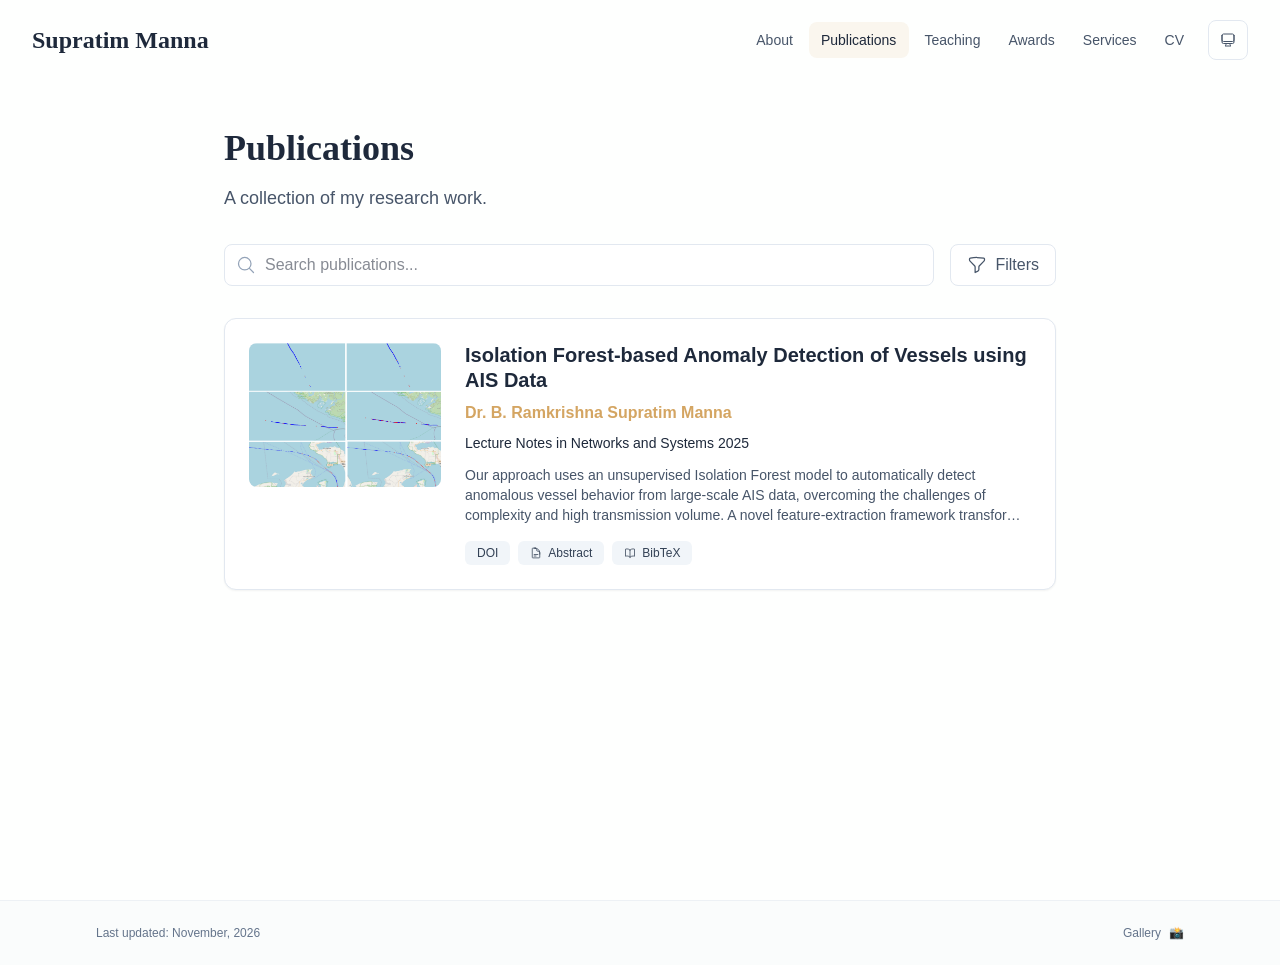
<file: publications/index.html>
<!DOCTYPE html><html lang="en" class="scroll-smooth"><head><meta charSet="utf-8"/><meta name="viewport" content="width=device-width, initial-scale=1"/><link rel="stylesheet" href="/_next/static/css/fce3d080123e9189.css" data-precedence="next"/><link rel="preload" as="script" fetchPriority="low" href="/_next/static/chunks/webpack-af78f5c2c11af041.js"/><script src="/_next/static/chunks/4bd1b696-70b6d399998de86a.js" async=""></script><script src="/_next/static/chunks/684-5aaa8290a129f299.js" async=""></script><script src="/_next/static/chunks/main-app-3a4cf48eef5fb56a.js" async=""></script><script src="/_next/static/chunks/461-a9a5d7b05a71d978.js" async=""></script><script src="/_next/static/chunks/874-6cc630662f3664af.js" async=""></script><script src="/_next/static/chunks/291-e39730cc9327e39b.js" async=""></script><script src="/_next/static/chunks/app/layout-826b02e883cd4500.js" async=""></script><script src="/_next/static/chunks/178-595a94b9af1e67b5.js" async=""></script><script src="/_next/static/chunks/748-7abe04efe828ff38.js" async=""></script><script src="/_next/static/chunks/app/%5Bslug%5D/page-2babffd3f0d6cf49.js" async=""></script><link rel="icon" href="/favicon.svg" type="image/svg+xml"/><link rel="dns-prefetch" href="https://jialeliu.com"/><link rel="preconnect" href="https://jialeliu.com" crossorigin=""/><link rel="preload" as="font" type="font/woff2" href="https://jialeliu.com/fonts/georgiab.woff2" crossorigin=""/><script>
              try {
                const theme = localStorage.getItem('theme-storage');
                const parsed = theme ? JSON.parse(theme) : null;
                const setting = parsed?.state?.theme || 'system';
                const prefersDark = typeof window !== 'undefined' && window.matchMedia && window.matchMedia('(prefers-color-scheme: dark)').matches;
                const effective = setting === 'dark' ? 'dark' : (setting === 'light' ? 'light' : (prefersDark ? 'dark' : 'light'));
                var root = document.documentElement;
                root.classList.add(effective);
                root.setAttribute('data-theme', effective);
              } catch (e) {
                var root = document.documentElement;
                root.classList.add('light');
                root.setAttribute('data-theme', 'light');
              }
            </script><script>
    try {
      const cfg = {"enabled":false,"locales":["en"],"defaultLocale":"en","mode":"fixed","fixedLocale":"en","persist":false,"switcher":false,"labels":{"en":"English"}};
      const storageKey = 'locale-storage';
      const normalize = (value) => typeof value === 'string' ? value.trim().replace('_', '-').toLowerCase() : '';
      const matchLocale = (candidate) => {
        const normalized = normalize(candidate);
        if (!normalized) return null;
        if (cfg.locales.includes(normalized)) return normalized;
        const language = normalized.split('-')[0];
        if (cfg.locales.includes(language)) return language;
        return null;
      };

      let resolved = null;

      if (!cfg.enabled) {
        resolved = cfg.defaultLocale;
      } else if (cfg.persist) {
        resolved = matchLocale(localStorage.getItem(storageKey));
      }

      if (!resolved) {
        if (cfg.mode === 'fixed') {
          resolved = cfg.fixedLocale;
        } else {
          resolved = matchLocale(navigator.language);
        }
      }

      if (!resolved) {
        resolved = cfg.defaultLocale;
      }

      const root = document.documentElement;
      root.lang = resolved;
      root.setAttribute('data-locale', resolved);

      if (cfg.persist) {
        localStorage.setItem(storageKey, resolved);
      }
    } catch (e) {
      const root = document.documentElement;
      root.lang = 'en';
      root.setAttribute('data-locale', 'en');
    }
  </script><title>Publications | Supratim Manna</title><meta name="description" content="A collection of my research work."/><meta name="author" content="Supratim Manna"/><meta name="keywords" content="Supratim Manna,PhD,Research,Defence Institute of Advanced Technology, Pune"/><meta name="creator" content="Supratim Manna"/><meta name="publisher" content="Supratim Manna"/><meta property="og:title" content="Supratim Manna"/><meta property="og:description" content="PhD in Artificial Intelligence"/><meta property="og:site_name" content="Supratim Manna&#x27;s Academic Website"/><meta property="og:locale" content="en_US"/><meta property="og:type" content="website"/><meta name="twitter:card" content="summary"/><meta name="twitter:title" content="Supratim Manna"/><meta name="twitter:description" content="PhD in Artificial Intelligence"/><link rel="icon" href="/favicon.svg"/><script>document.querySelectorAll('body link[rel="icon"], body link[rel="apple-touch-icon"]').forEach(el => document.head.appendChild(el))</script><script src="/_next/static/chunks/polyfills-42372ed130431b0a.js" noModule=""></script></head><body class="font-sans antialiased"><div style="visibility:hidden"><nav class="fixed top-0 left-0 right-0 z-50" data-headlessui-state=""><div class="transition-all duration-300 ease-out bg-transparent" style="transform:translateY(-100px)"><div class="max-w-7xl mx-auto px-4 sm:px-6 lg:px-8"><div class="flex justify-between items-center h-16 lg:h-20"><div class="flex-shrink-0" tabindex="0"><a class="text-xl lg:text-2xl font-serif font-semibold text-primary hover:text-accent transition-colors duration-200" href="/">Supratim Manna</a></div><div class="hidden lg:block"><div class="ml-10 flex items-center space-x-3"><div class="relative flex items-baseline space-x-1"><a data-nav-href="/" class="relative px-3 py-2 text-sm font-medium rounded-lg transition-colors duration-150 text-neutral-600" href="/">About</a><a data-nav-href="/publications" class="relative px-3 py-2 text-sm font-medium rounded-lg transition-colors duration-150 text-primary" href="/publications/">Publications</a><a data-nav-href="/teaching" class="relative px-3 py-2 text-sm font-medium rounded-lg transition-colors duration-150 text-neutral-600" href="/teaching/">Teaching</a><a data-nav-href="/awards" class="relative px-3 py-2 text-sm font-medium rounded-lg transition-colors duration-150 text-neutral-600" href="/awards/">Awards</a><a data-nav-href="/services" class="relative px-3 py-2 text-sm font-medium rounded-lg transition-colors duration-150 text-neutral-600" href="/services/">Services</a><a data-nav-href="/cv" class="relative px-3 py-2 text-sm font-medium rounded-lg transition-colors duration-150 text-neutral-600" href="/cv/">CV</a></div><div class="flex items-center justify-center w-10 h-10 rounded-lg border border-neutral-200 dark:border-[rgba(148,163,184,0.24)] bg-background dark:bg-neutral-800"><div class="w-4 h-4 rounded-full bg-neutral-300 animate-pulse"></div></div></div></div><div class="lg:hidden flex items-center space-x-2"><div class="flex items-center justify-center w-10 h-10 rounded-lg border border-neutral-200 dark:border-[rgba(148,163,184,0.24)] bg-background dark:bg-neutral-800"><div class="w-4 h-4 rounded-full bg-neutral-300 animate-pulse"></div></div><button class="inline-flex items-center justify-center p-2 rounded-md text-neutral-600 hover:text-primary hover:bg-neutral-100 dark:hover:bg-neutral-800 focus:outline-none focus:ring-2 focus:ring-inset focus:ring-accent transition-colors duration-200" id="headlessui-disclosure-button-«R7pdb»" type="button" aria-expanded="false" data-headlessui-state=""><span class="sr-only">Open main menu</span><div><svg xmlns="http://www.w3.org/2000/svg" fill="none" viewBox="0 0 24 24" stroke-width="1.5" stroke="currentColor" aria-hidden="true" data-slot="icon" class="block h-6 w-6"><path stroke-linecap="round" stroke-linejoin="round" d="M3.75 6.75h16.5M3.75 12h16.5m-16.5 5.25h16.5"></path></svg></div></button></div></div></div></div></nav><main class="min-h-screen pt-16 lg:pt-20"><div class="max-w-4xl mx-auto px-4 sm:px-6 lg:px-8 py-12"><div style="opacity:0;transform:translateY(20px)"><div class="mb-8"><h1 class="text-4xl font-serif font-bold text-primary mb-4">Publications</h1><p class="text-lg text-neutral-600 dark:text-neutral-500 max-w-2xl">A collection of my research work.</p></div><div class="mb-8 space-y-4"><div class="flex flex-col sm:flex-row gap-4"><div class="relative flex-grow"><svg xmlns="http://www.w3.org/2000/svg" fill="none" viewBox="0 0 24 24" stroke-width="1.5" stroke="currentColor" aria-hidden="true" data-slot="icon" class="absolute left-3 top-1/2 transform -translate-y-1/2 h-5 w-5 text-neutral-400"><path stroke-linecap="round" stroke-linejoin="round" d="m21 21-5.197-5.197m0 0A7.5 7.5 0 1 0 5.196 5.196a7.5 7.5 0 0 0 10.607 10.607Z"></path></svg><input type="text" placeholder="Search publications..." class="w-full pl-10 pr-4 py-2 rounded-lg border border-neutral-200 dark:border-neutral-800 bg-white dark:bg-neutral-900 focus:ring-2 focus:ring-accent focus:border-transparent transition-all duration-200" value=""/></div><button class="flex items-center justify-center px-4 py-2 rounded-lg border transition-all duration-200 bg-white dark:bg-neutral-900 border-neutral-200 dark:border-neutral-800 text-neutral-600 hover:border-accent hover:text-accent"><svg xmlns="http://www.w3.org/2000/svg" fill="none" viewBox="0 0 24 24" stroke-width="1.5" stroke="currentColor" aria-hidden="true" data-slot="icon" class="h-5 w-5 mr-2"><path stroke-linecap="round" stroke-linejoin="round" d="M12 3c2.755 0 5.455.232 8.083.678.533.09.917.556.917 1.096v1.044a2.25 2.25 0 0 1-.659 1.591l-5.432 5.432a2.25 2.25 0 0 0-.659 1.591v2.927a2.25 2.25 0 0 1-1.244 2.013L9.75 21v-6.568a2.25 2.25 0 0 0-.659-1.591L3.659 7.409A2.25 2.25 0 0 1 3 5.818V4.774c0-.54.384-1.006.917-1.096A48.32 48.32 0 0 1 12 3Z"></path></svg>Filters</button></div></div><div class="space-y-6"><div class="bg-white dark:bg-neutral-900 p-6 rounded-xl shadow-sm border border-neutral-200 dark:border-neutral-800 hover:shadow-md transition-all duration-200" style="opacity:0;transform:translateY(20px)"><div class="flex flex-col md:flex-row gap-6"><div class="w-full md:w-48 flex-shrink-0"><div class="aspect-video md:aspect-[4/3] relative rounded-lg overflow-hidden bg-neutral-100 dark:bg-neutral-800"><img alt="Isolation Forest-based Anomaly Detection of Vessels using AIS Data" loading="lazy" decoding="async" data-nimg="fill" class="object-cover" style="position:absolute;height:100%;width:100%;left:0;top:0;right:0;bottom:0;color:transparent" src="/papers/example.png"/></div></div><div class="flex-grow"><h3 class="text-xl font-semibold text-primary mb-2 leading-tight">Isolation Forest-based Anomaly Detection of Vessels using AIS Data</h3><p class="text-base text-neutral-600 dark:text-neutral-400 mb-2"><span><span class="font-semibold text-accent ">Dr. B. Ramkrishna Supratim Manna</span></span></p><p class="text-sm font-medium text-neutral-800 dark:text-neutral-600 mb-3">Lecture Notes in Networks and Systems<!-- --> <!-- -->2025</p><p class="text-sm text-neutral-600 dark:text-neutral-500 mb-4 line-clamp-3">Our approach uses an unsupervised Isolation Forest model to automatically detect anomalous vessel behavior from large-scale AIS data, overcoming the challenges of complexity and high transmission volume. A novel feature-extraction framework transforms raw AIS fields into meaningful attributes, enabling effective anomaly detection while significantly reducing the number of instances requiring human attention.</p><div class="flex flex-wrap gap-2 mt-auto"><a href="https://doi.org/10.1007/978-981-96-5860-2_11" target="_blank" rel="noopener noreferrer" class="inline-flex items-center px-3 py-1 rounded-md text-xs font-medium bg-neutral-100 dark:bg-neutral-800 text-neutral-700 dark:text-neutral-300 hover:bg-accent hover:text-white transition-colors">DOI</a><button class="inline-flex items-center px-3 py-1 rounded-md text-xs font-medium transition-colors bg-neutral-100 dark:bg-neutral-800 text-neutral-700 dark:text-neutral-300 hover:bg-accent hover:text-white"><svg xmlns="http://www.w3.org/2000/svg" fill="none" viewBox="0 0 24 24" stroke-width="1.5" stroke="currentColor" aria-hidden="true" data-slot="icon" class="h-3 w-3 mr-1.5"><path stroke-linecap="round" stroke-linejoin="round" d="M19.5 14.25v-2.625a3.375 3.375 0 0 0-3.375-3.375h-1.5A1.125 1.125 0 0 1 13.5 7.125v-1.5a3.375 3.375 0 0 0-3.375-3.375H8.25m0 12.75h7.5m-7.5 3H12M10.5 2.25H5.625c-.621 0-1.125.504-1.125 1.125v17.25c0 .621.504 1.125 1.125 1.125h12.75c.621 0 1.125-.504 1.125-1.125V11.25a9 9 0 0 0-9-9Z"></path></svg>Abstract</button><button class="inline-flex items-center px-3 py-1 rounded-md text-xs font-medium transition-colors bg-neutral-100 dark:bg-neutral-800 text-neutral-700 dark:text-neutral-300 hover:bg-accent hover:text-white"><svg xmlns="http://www.w3.org/2000/svg" fill="none" viewBox="0 0 24 24" stroke-width="1.5" stroke="currentColor" aria-hidden="true" data-slot="icon" class="h-3 w-3 mr-1.5"><path stroke-linecap="round" stroke-linejoin="round" d="M12 6.042A8.967 8.967 0 0 0 6 3.75c-1.052 0-2.062.18-3 .512v14.25A8.987 8.987 0 0 1 6 18c2.305 0 4.408.867 6 2.292m0-14.25a8.966 8.966 0 0 1 6-2.292c1.052 0 2.062.18 3 .512v14.25A8.987 8.987 0 0 0 18 18a8.967 8.967 0 0 0-6 2.292m0-14.25v14.25"></path></svg>BibTeX</button></div></div></div></div></div></div></div><!--$--><!--/$--><!--$--><!--/$--></main><footer class="border-t border-neutral-200/50 bg-neutral-50/50 dark:bg-neutral-900/50 dark:border-neutral-700/50"><div class="max-w-6xl mx-auto px-4 sm:px-6 lg:px-8 py-6"><div class="flex flex-col sm:flex-row justify-between items-center gap-2"><p class="text-xs text-neutral-500">Last updated<!-- -->: <!-- -->November, 2026</p><p class="text-xs text-neutral-500 flex items-center"><a href="https://supratim-manna.github.io/gallery" target="_blank" rel="noopener noreferrer">Gallery</a><span class="ml-2">📸</span></p></div></div></footer></div><script src="/_next/static/chunks/webpack-af78f5c2c11af041.js" async=""></script><script>(self.__next_f=self.__next_f||[]).push([0])</script><script>self.__next_f.push([1,"1:\"$Sreact.fragment\"\n3:I[3719,[\"461\",\"static/chunks/461-a9a5d7b05a71d978.js\",\"874\",\"static/chunks/874-6cc630662f3664af.js\",\"291\",\"static/chunks/291-e39730cc9327e39b.js\",\"177\",\"static/chunks/app/layout-826b02e883cd4500.js\"],\"ThemeProvider\"]\n4:I[310,[\"461\",\"static/chunks/461-a9a5d7b05a71d978.js\",\"874\",\"static/chunks/874-6cc630662f3664af.js\",\"291\",\"static/chunks/291-e39730cc9327e39b.js\",\"177\",\"static/chunks/app/layout-826b02e883cd4500.js\"],\"LocaleProvider\"]\n5:I[4574,[\"461\",\"static/chunks/461-a9a5d7b05a71d978.js\",\"874\",\"static/chunks/874-6cc630662f3664af.js\",\"291\",\"static/chunks/291-e39730cc9327e39b.js\",\"177\",\"static/chunks/app/layout-826b02e883cd4500.js\"],\"default\"]\n6:I[7555,[],\"\"]\n7:I[1295,[],\"\"]\n8:I[2548,[\"461\",\"static/chunks/461-a9a5d7b05a71d978.js\",\"874\",\"static/chunks/874-6cc630662f3664af.js\",\"291\",\"static/chunks/291-e39730cc9327e39b.js\",\"177\",\"static/chunks/app/layout-826b02e883cd4500.js\"],\"default\"]\na:I[9665,[],\"MetadataBoundary\"]\nc:I[9665,[],\"OutletBoundary\"]\nf:I[4911,[],\"AsyncMetadataOutlet\"]\n11:I[9665,[],\"ViewportBoundary\"]\n13:I[6614,[],\"\"]\n:HL[\"/_next/static/css/fce3d080123e9189.css\",\"style\"]\n2:T5c8,\n    try {\n      const cfg = {\"enabled\":false,\"locales\":[\"en\"],\"defaultLocale\":\"en\",\"mode\":\"fixed\",\"fixedLocale\":\"en\",\"persist\":false,\"switcher\":false,\"labels\":{\"en\":\"English\"}};\n      const storageKey = 'locale-storage';\n      const normalize = (value) =\u003e typeof value === 'string' ? value.trim().replace('_', '-').toLowerCase() : '';\n      const matchLocale = (candidate) =\u003e {\n        const normalized = normalize(candidate);\n        if (!normalized) return null;\n        if (cfg.locales.includes(normalized)) return normalized;\n        const language = normalized.split('-')[0];\n        if (cfg.locales.includes(language)) return language;\n        return null;\n      };\n\n      let resolved = null;\n\n      if (!cfg.enabled) {\n        resolved = cfg.defaultLocale;\n      } else if (cfg.persist) {\n        resolved = matchLocale(localStorage.getItem(storageKey));\n      }\n\n      if (!resolved) {\n        if (cfg.mode === 'f"])</script><script>self.__next_f.push([1,"ixed') {\n          resolved = cfg.fixedLocale;\n        } else {\n          resolved = matchLocale(navigator.language);\n        }\n      }\n\n      if (!resolved) {\n        resolved = cfg.defaultLocale;\n      }\n\n      const root = document.documentElement;\n      root.lang = resolved;\n      root.setAttribute('data-locale', resolved);\n\n      if (cfg.persist) {\n        localStorage.setItem(storageKey, resolved);\n      }\n    } catch (e) {\n      const root = document.documentElement;\n      root.lang = 'en';\n      root.setAttribute('data-locale', 'en');\n    }\n  "])</script><script>self.__next_f.push([1,"0:{\"P\":null,\"b\":\"KmUqhPOsdFgqXDj3MSkL0\",\"p\":\"\",\"c\":[\"\",\"publications\",\"\"],\"i\":false,\"f\":[[[\"\",{\"children\":[[\"slug\",\"publications\",\"d\"],{\"children\":[\"__PAGE__\",{}]}]},\"$undefined\",\"$undefined\",true],[\"\",[\"$\",\"$1\",\"c\",{\"children\":[[[\"$\",\"link\",\"0\",{\"rel\":\"stylesheet\",\"href\":\"/_next/static/css/fce3d080123e9189.css\",\"precedence\":\"next\",\"crossOrigin\":\"$undefined\",\"nonce\":\"$undefined\"}]],[\"$\",\"html\",null,{\"lang\":\"en\",\"className\":\"scroll-smooth\",\"suppressHydrationWarning\":true,\"children\":[[\"$\",\"head\",null,{\"children\":[[\"$\",\"link\",null,{\"rel\":\"icon\",\"href\":\"/favicon.svg\",\"type\":\"image/svg+xml\"}],[\"$\",\"link\",null,{\"rel\":\"dns-prefetch\",\"href\":\"https://jialeliu.com\"}],[\"$\",\"link\",null,{\"rel\":\"preconnect\",\"href\":\"https://jialeliu.com\",\"crossOrigin\":\"\"}],[\"$\",\"link\",null,{\"rel\":\"preload\",\"as\":\"font\",\"type\":\"font/woff2\",\"href\":\"https://jialeliu.com/fonts/georgiab.woff2\",\"crossOrigin\":\"\"}],[\"$\",\"script\",null,{\"dangerouslySetInnerHTML\":{\"__html\":\"\\n              try {\\n                const theme = localStorage.getItem('theme-storage');\\n                const parsed = theme ? JSON.parse(theme) : null;\\n                const setting = parsed?.state?.theme || 'system';\\n                const prefersDark = typeof window !== 'undefined' \u0026\u0026 window.matchMedia \u0026\u0026 window.matchMedia('(prefers-color-scheme: dark)').matches;\\n                const effective = setting === 'dark' ? 'dark' : (setting === 'light' ? 'light' : (prefersDark ? 'dark' : 'light'));\\n                var root = document.documentElement;\\n                root.classList.add(effective);\\n                root.setAttribute('data-theme', effective);\\n              } catch (e) {\\n                var root = document.documentElement;\\n                root.classList.add('light');\\n                root.setAttribute('data-theme', 'light');\\n              }\\n            \"}}],[\"$\",\"script\",null,{\"dangerouslySetInnerHTML\":{\"__html\":\"$2\"}}]]}],[\"$\",\"body\",null,{\"className\":\"font-sans antialiased\",\"children\":[\"$\",\"$L3\",null,{\"children\":[\"$\",\"$L4\",null,{\"config\":{\"enabled\":false,\"locales\":[\"en\"],\"defaultLocale\":\"en\",\"mode\":\"fixed\",\"fixedLocale\":\"en\",\"persist\":false,\"switcher\":false,\"labels\":{\"en\":\"English\"}},\"children\":[[\"$\",\"$L5\",null,{\"items\":[{\"title\":\"About\",\"type\":\"page\",\"target\":\"about\",\"href\":\"/\"},{\"title\":\"Publications\",\"type\":\"page\",\"target\":\"publications\",\"href\":\"/publications\"},{\"title\":\"Teaching\",\"type\":\"page\",\"target\":\"teaching\",\"href\":\"/teaching\"},{\"title\":\"Awards\",\"type\":\"page\",\"target\":\"awards\",\"href\":\"/awards\"},{\"title\":\"Services\",\"type\":\"page\",\"target\":\"services\",\"href\":\"/services\"},{\"title\":\"CV\",\"type\":\"page\",\"target\":\"cv\",\"href\":\"/cv\"}],\"siteTitle\":\"Supratim Manna\",\"enableOnePageMode\":false,\"i18n\":\"$0:f:0:1:1:props:children:1:props:children:1:props:children:props:children:props:config\",\"itemsByLocale\":{\"en\":[{\"title\":\"About\",\"type\":\"page\",\"target\":\"about\",\"href\":\"/\"},{\"title\":\"Publications\",\"type\":\"page\",\"target\":\"publications\",\"href\":\"/publications\"},{\"title\":\"Teaching\",\"type\":\"page\",\"target\":\"teaching\",\"href\":\"/teaching\"},{\"title\":\"Awards\",\"type\":\"page\",\"target\":\"awards\",\"href\":\"/awards\"},{\"title\":\"Services\",\"type\":\"page\",\"target\":\"services\",\"href\":\"/services\"},{\"title\":\"CV\",\"type\":\"page\",\"target\":\"cv\",\"href\":\"/cv\"}]},\"siteTitleByLocale\":{\"en\":\"Supratim Manna\"}}],[\"$\",\"main\",null,{\"className\":\"min-h-screen pt-16 lg:pt-20\",\"children\":[\"$\",\"$L6\",null,{\"parallelRouterKey\":\"children\",\"error\":\"$undefined\",\"errorStyles\":\"$undefined\",\"errorScripts\":\"$undefined\",\"template\":[\"$\",\"$L7\",null,{}],\"templateStyles\":\"$undefined\",\"templateScripts\":\"$undefined\",\"notFound\":[[[\"$\",\"title\",null,{\"children\":\"404: This page could not be found.\"}],[\"$\",\"div\",null,{\"style\":{\"fontFamily\":\"system-ui,\\\"Segoe UI\\\",Roboto,Helvetica,Arial,sans-serif,\\\"Apple Color Emoji\\\",\\\"Segoe UI Emoji\\\"\",\"height\":\"100vh\",\"textAlign\":\"center\",\"display\":\"flex\",\"flexDirection\":\"column\",\"alignItems\":\"center\",\"justifyContent\":\"center\"},\"children\":[\"$\",\"div\",null,{\"children\":[[\"$\",\"style\",null,{\"dangerouslySetInnerHTML\":{\"__html\":\"body{color:#000;background:#fff;margin:0}.next-error-h1{border-right:1px solid rgba(0,0,0,.3)}@media (prefers-color-scheme:dark){body{color:#fff;background:#000}.next-error-h1{border-right:1px solid rgba(255,255,255,.3)}}\"}}],[\"$\",\"h1\",null,{\"className\":\"next-error-h1\",\"style\":{\"display\":\"inline-block\",\"margin\":\"0 20px 0 0\",\"padding\":\"0 23px 0 0\",\"fontSize\":24,\"fontWeight\":500,\"verticalAlign\":\"top\",\"lineHeight\":\"49px\"},\"children\":404}],[\"$\",\"div\",null,{\"style\":{\"display\":\"inline-block\"},\"children\":[\"$\",\"h2\",null,{\"style\":{\"fontSize\":14,\"fontWeight\":400,\"lineHeight\":\"49px\",\"margin\":0},\"children\":\"This page could not be found.\"}]}]]}]}]],[]],\"forbidden\":\"$undefined\",\"unauthorized\":\"$undefined\"}]}],[\"$\",\"$L8\",null,{\"lastUpdated\":\"November, 2026\",\"lastUpdatedByLocale\":{\"en\":\"November, 2026\"},\"defaultLocale\":\"en\"}]]}]}]}]]}]]}],{\"children\":[[\"slug\",\"publications\",\"d\"],[\"$\",\"$1\",\"c\",{\"children\":[null,[\"$\",\"$L6\",null,{\"parallelRouterKey\":\"children\",\"error\":\"$undefined\",\"errorStyles\":\"$undefined\",\"errorScripts\":\"$undefined\",\"template\":[\"$\",\"$L7\",null,{}],\"templateStyles\":\"$undefined\",\"templateScripts\":\"$undefined\",\"notFound\":\"$undefined\",\"forbidden\":\"$undefined\",\"unauthorized\":\"$undefined\"}]]}],{\"children\":[\"__PAGE__\",[\"$\",\"$1\",\"c\",{\"children\":[\"$L9\",[\"$\",\"$La\",null,{\"children\":\"$Lb\"}],null,[\"$\",\"$Lc\",null,{\"children\":[\"$Ld\",\"$Le\",[\"$\",\"$Lf\",null,{\"promise\":\"$@10\"}]]}]]}],{},null,false]},null,false]},null,false],[\"$\",\"$1\",\"h\",{\"children\":[null,[\"$\",\"$1\",\"Qaxb6daGtz8fsVV2yRnGE\",{\"children\":[[\"$\",\"$L11\",null,{\"children\":\"$L12\"}],null]}],null]}],false]],\"m\":\"$undefined\",\"G\":[\"$13\",\"$undefined\"],\"s\":false,\"S\":true}\n"])</script><script>self.__next_f.push([1,"14:\"$Sreact.suspense\"\n15:I[4911,[],\"AsyncMetadata\"]\n17:I[2382,[\"461\",\"static/chunks/461-a9a5d7b05a71d978.js\",\"178\",\"static/chunks/178-595a94b9af1e67b5.js\",\"748\",\"static/chunks/748-7abe04efe828ff38.js\",\"182\",\"static/chunks/app/%5Bslug%5D/page-2babffd3f0d6cf49.js\"],\"default\"]\nb:[\"$\",\"$14\",null,{\"fallback\":null,\"children\":[\"$\",\"$L15\",null,{\"promise\":\"$@16\"}]}]\n18:T5aa,@inproceedings{supratim2025icdmai1,\n  title = {Isolation Forest-based Anomaly Detection of Vessels using AIS Data},\n  booktitle = {Lecture Notes in Networks and Systems},\n  author = {Supratim Manna, Dr. B. Ramkrishna},\n  year = {2025},\n  month = {jan},\n  pages = {185--195},\n  publisher = {Springer Nature},\n  address = {Singapore},\n  doi = {10.1007/978-981-96-5860-2_11},\n  urldate = {2025-01-21},\n  isbn = {978-981-96-5860-2},\n  abstract = {The Automatic Identification System (AIS) data, which was initially conceived for collision avoidance, has increasingly been repurposed for surveillance applications. However, the intrinsic complexity and sheer volume of AIS data transmitted to base stations make humanly impossible to use it for surveillance. To mitigate this issue, we propose an unsupervised learning algorithm designed to autonomously identify anomalous instances within the AIS dataset throughout a vessel’s voyage. Given that the raw fields in AIS data are not directly applicable for training machine learning (ML) algorithms, we introduce an innovative feature extraction methodology to derive pertinent attributes essential for training the Isolation Forest. The trained Isolation Forest algorithm automatically detects the anomalous AIS instances automatically based on the extracted features. The number of instances which the officers need to be given attention is relatively very less compared to the actual AIS instances.}\n}"])</script><script>self.__next_f.push([1,"9:[\"$\",\"$L17\",null,{\"dataByLocale\":{\"en\":{\"type\":\"publication\",\"config\":{\"type\":\"publication\",\"title\":\"Publications\",\"description\":\"A collection of my research work.\",\"source\":\"publications.bib\"},\"publications\":[{\"id\":\"supratim2025icdmai1\",\"title\":\"Isolation Forest-based Anomaly Detection of Vessels using AIS Data\",\"titleNodes\":[{\"type\":\"text\",\"text\":\"Isolation Forest-based Anomaly Detection of Vessels using AIS Data\"}],\"authors\":[{\"name\":\"Dr. B. Ramkrishna Supratim Manna\",\"isHighlighted\":true,\"isCorresponding\":false,\"isCoAuthor\":false}],\"year\":2025,\"month\":\"1\",\"type\":\"conference\",\"status\":\"published\",\"tags\":[\"Maritime Surveillance\",\"Anomaly Prediction\",\"Route Estimation\",\"Contrario Detection\",\"Unsupervised Learning.\"],\"keywords\":\"$9:props:dataByLocale:en:publications:0:tags\",\"researchArea\":\"machine-learning\",\"journal\":\"\",\"conference\":\"Lecture Notes in Networks and Systems\",\"pages\":\"185--195\",\"doi\":\"10.1007/978-981-96-5860-2_11\",\"abstract\":\"The Automatic Identification System (AIS) data, which was initially conceived for collision avoidance, has increasingly been repurposed for surveillance applications. However, the intrinsic complexity and sheer volume of AIS data transmitted to base stations make humanly impossible to use it for surveillance. To mitigate this issue, we propose an unsupervised learning algorithm designed to autonomously identify anomalous instances within the AIS dataset throughout a vessel’s voyage. Given that the raw fields in AIS data are not directly applicable for training machine learning (ML) algorithms, we introduce an innovative feature extraction methodology to derive pertinent attributes essential for training the Isolation Forest. The trained Isolation Forest algorithm automatically detects the anomalous AIS instances automatically based on the extracted features. The number of instances which the officers need to be given attention is relatively very less compared to the actual AIS instances.\",\"description\":\"Our approach uses an unsupervised Isolation Forest model to automatically detect anomalous vessel behavior from large-scale AIS data, overcoming the challenges of complexity and high transmission volume. A novel feature-extraction framework transforms raw AIS fields into meaningful attributes, enabling effective anomaly detection while significantly reducing the number of instances requiring human attention.\",\"selected\":false,\"preview\":\"example.png\",\"bibtex\":\"$18\"}]}},\"defaultLocale\":\"en\"}]\n"])</script><script>self.__next_f.push([1,"e:null\n"])</script><script>self.__next_f.push([1,"12:[[\"$\",\"meta\",\"0\",{\"charSet\":\"utf-8\"}],[\"$\",\"meta\",\"1\",{\"name\":\"viewport\",\"content\":\"width=device-width, initial-scale=1\"}]]\nd:null\n"])</script><script>self.__next_f.push([1,"16:{\"metadata\":[[\"$\",\"title\",\"0\",{\"children\":\"Publications | Supratim Manna\"}],[\"$\",\"meta\",\"1\",{\"name\":\"description\",\"content\":\"A collection of my research work.\"}],[\"$\",\"meta\",\"2\",{\"name\":\"author\",\"content\":\"Supratim Manna\"}],[\"$\",\"meta\",\"3\",{\"name\":\"keywords\",\"content\":\"Supratim Manna,PhD,Research,Defence Institute of Advanced Technology, Pune\"}],[\"$\",\"meta\",\"4\",{\"name\":\"creator\",\"content\":\"Supratim Manna\"}],[\"$\",\"meta\",\"5\",{\"name\":\"publisher\",\"content\":\"Supratim Manna\"}],[\"$\",\"meta\",\"6\",{\"property\":\"og:title\",\"content\":\"Supratim Manna\"}],[\"$\",\"meta\",\"7\",{\"property\":\"og:description\",\"content\":\"PhD in Artificial Intelligence\"}],[\"$\",\"meta\",\"8\",{\"property\":\"og:site_name\",\"content\":\"Supratim Manna's Academic Website\"}],[\"$\",\"meta\",\"9\",{\"property\":\"og:locale\",\"content\":\"en_US\"}],[\"$\",\"meta\",\"10\",{\"property\":\"og:type\",\"content\":\"website\"}],[\"$\",\"meta\",\"11\",{\"name\":\"twitter:card\",\"content\":\"summary\"}],[\"$\",\"meta\",\"12\",{\"name\":\"twitter:title\",\"content\":\"Supratim Manna\"}],[\"$\",\"meta\",\"13\",{\"name\":\"twitter:description\",\"content\":\"PhD in Artificial Intelligence\"}],[\"$\",\"link\",\"14\",{\"rel\":\"icon\",\"href\":\"/favicon.svg\"}]],\"error\":null,\"digest\":\"$undefined\"}\n10:{\"metadata\":\"$16:metadata\",\"error\":null,\"digest\":\"$undefined\"}\n"])</script></body></html>
</file>
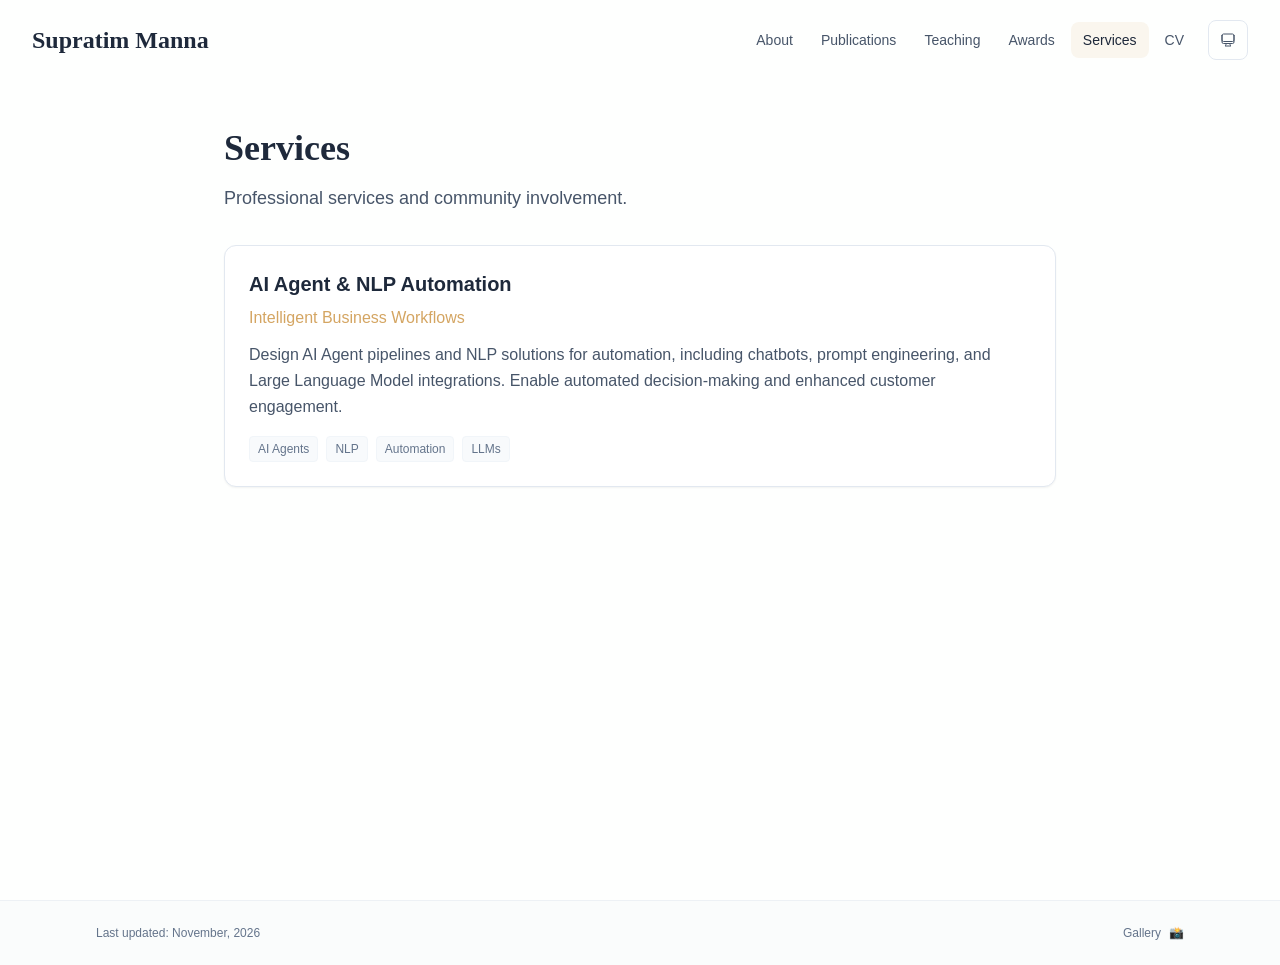
<file: services/index.html>
<!DOCTYPE html><html lang="en" class="scroll-smooth"><head><meta charSet="utf-8"/><meta name="viewport" content="width=device-width, initial-scale=1"/><link rel="stylesheet" href="/_next/static/css/fce3d080123e9189.css" data-precedence="next"/><link rel="preload" as="script" fetchPriority="low" href="/_next/static/chunks/webpack-af78f5c2c11af041.js"/><script src="/_next/static/chunks/4bd1b696-70b6d399998de86a.js" async=""></script><script src="/_next/static/chunks/684-5aaa8290a129f299.js" async=""></script><script src="/_next/static/chunks/main-app-3a4cf48eef5fb56a.js" async=""></script><script src="/_next/static/chunks/461-a9a5d7b05a71d978.js" async=""></script><script src="/_next/static/chunks/874-6cc630662f3664af.js" async=""></script><script src="/_next/static/chunks/291-e39730cc9327e39b.js" async=""></script><script src="/_next/static/chunks/app/layout-826b02e883cd4500.js" async=""></script><script src="/_next/static/chunks/178-595a94b9af1e67b5.js" async=""></script><script src="/_next/static/chunks/748-7abe04efe828ff38.js" async=""></script><script src="/_next/static/chunks/app/%5Bslug%5D/page-2babffd3f0d6cf49.js" async=""></script><link rel="icon" href="/favicon.svg" type="image/svg+xml"/><link rel="dns-prefetch" href="https://jialeliu.com"/><link rel="preconnect" href="https://jialeliu.com" crossorigin=""/><link rel="preload" as="font" type="font/woff2" href="https://jialeliu.com/fonts/georgiab.woff2" crossorigin=""/><script>
              try {
                const theme = localStorage.getItem('theme-storage');
                const parsed = theme ? JSON.parse(theme) : null;
                const setting = parsed?.state?.theme || 'system';
                const prefersDark = typeof window !== 'undefined' && window.matchMedia && window.matchMedia('(prefers-color-scheme: dark)').matches;
                const effective = setting === 'dark' ? 'dark' : (setting === 'light' ? 'light' : (prefersDark ? 'dark' : 'light'));
                var root = document.documentElement;
                root.classList.add(effective);
                root.setAttribute('data-theme', effective);
              } catch (e) {
                var root = document.documentElement;
                root.classList.add('light');
                root.setAttribute('data-theme', 'light');
              }
            </script><script>
    try {
      const cfg = {"enabled":false,"locales":["en"],"defaultLocale":"en","mode":"fixed","fixedLocale":"en","persist":false,"switcher":false,"labels":{"en":"English"}};
      const storageKey = 'locale-storage';
      const normalize = (value) => typeof value === 'string' ? value.trim().replace('_', '-').toLowerCase() : '';
      const matchLocale = (candidate) => {
        const normalized = normalize(candidate);
        if (!normalized) return null;
        if (cfg.locales.includes(normalized)) return normalized;
        const language = normalized.split('-')[0];
        if (cfg.locales.includes(language)) return language;
        return null;
      };

      let resolved = null;

      if (!cfg.enabled) {
        resolved = cfg.defaultLocale;
      } else if (cfg.persist) {
        resolved = matchLocale(localStorage.getItem(storageKey));
      }

      if (!resolved) {
        if (cfg.mode === 'fixed') {
          resolved = cfg.fixedLocale;
        } else {
          resolved = matchLocale(navigator.language);
        }
      }

      if (!resolved) {
        resolved = cfg.defaultLocale;
      }

      const root = document.documentElement;
      root.lang = resolved;
      root.setAttribute('data-locale', resolved);

      if (cfg.persist) {
        localStorage.setItem(storageKey, resolved);
      }
    } catch (e) {
      const root = document.documentElement;
      root.lang = 'en';
      root.setAttribute('data-locale', 'en');
    }
  </script><title>Services | Supratim Manna</title><meta name="description" content="Professional services and community involvement."/><meta name="author" content="Supratim Manna"/><meta name="keywords" content="Supratim Manna,PhD,Research,Defence Institute of Advanced Technology, Pune"/><meta name="creator" content="Supratim Manna"/><meta name="publisher" content="Supratim Manna"/><meta property="og:title" content="Supratim Manna"/><meta property="og:description" content="PhD in Artificial Intelligence"/><meta property="og:site_name" content="Supratim Manna&#x27;s Academic Website"/><meta property="og:locale" content="en_US"/><meta property="og:type" content="website"/><meta name="twitter:card" content="summary"/><meta name="twitter:title" content="Supratim Manna"/><meta name="twitter:description" content="PhD in Artificial Intelligence"/><link rel="icon" href="/favicon.svg"/><script>document.querySelectorAll('body link[rel="icon"], body link[rel="apple-touch-icon"]').forEach(el => document.head.appendChild(el))</script><script src="/_next/static/chunks/polyfills-42372ed130431b0a.js" noModule=""></script></head><body class="font-sans antialiased"><div style="visibility:hidden"><nav class="fixed top-0 left-0 right-0 z-50" data-headlessui-state=""><div class="transition-all duration-300 ease-out bg-transparent" style="transform:translateY(-100px)"><div class="max-w-7xl mx-auto px-4 sm:px-6 lg:px-8"><div class="flex justify-between items-center h-16 lg:h-20"><div class="flex-shrink-0" tabindex="0"><a class="text-xl lg:text-2xl font-serif font-semibold text-primary hover:text-accent transition-colors duration-200" href="/">Supratim Manna</a></div><div class="hidden lg:block"><div class="ml-10 flex items-center space-x-3"><div class="relative flex items-baseline space-x-1"><a data-nav-href="/" class="relative px-3 py-2 text-sm font-medium rounded-lg transition-colors duration-150 text-neutral-600" href="/">About</a><a data-nav-href="/publications" class="relative px-3 py-2 text-sm font-medium rounded-lg transition-colors duration-150 text-neutral-600" href="/publications/">Publications</a><a data-nav-href="/teaching" class="relative px-3 py-2 text-sm font-medium rounded-lg transition-colors duration-150 text-neutral-600" href="/teaching/">Teaching</a><a data-nav-href="/awards" class="relative px-3 py-2 text-sm font-medium rounded-lg transition-colors duration-150 text-neutral-600" href="/awards/">Awards</a><a data-nav-href="/services" class="relative px-3 py-2 text-sm font-medium rounded-lg transition-colors duration-150 text-primary" href="/services/">Services</a><a data-nav-href="/cv" class="relative px-3 py-2 text-sm font-medium rounded-lg transition-colors duration-150 text-neutral-600" href="/cv/">CV</a></div><div class="flex items-center justify-center w-10 h-10 rounded-lg border border-neutral-200 dark:border-[rgba(148,163,184,0.24)] bg-background dark:bg-neutral-800"><div class="w-4 h-4 rounded-full bg-neutral-300 animate-pulse"></div></div></div></div><div class="lg:hidden flex items-center space-x-2"><div class="flex items-center justify-center w-10 h-10 rounded-lg border border-neutral-200 dark:border-[rgba(148,163,184,0.24)] bg-background dark:bg-neutral-800"><div class="w-4 h-4 rounded-full bg-neutral-300 animate-pulse"></div></div><button class="inline-flex items-center justify-center p-2 rounded-md text-neutral-600 hover:text-primary hover:bg-neutral-100 dark:hover:bg-neutral-800 focus:outline-none focus:ring-2 focus:ring-inset focus:ring-accent transition-colors duration-200" id="headlessui-disclosure-button-«R7pdb»" type="button" aria-expanded="false" data-headlessui-state=""><span class="sr-only">Open main menu</span><div><svg xmlns="http://www.w3.org/2000/svg" fill="none" viewBox="0 0 24 24" stroke-width="1.5" stroke="currentColor" aria-hidden="true" data-slot="icon" class="block h-6 w-6"><path stroke-linecap="round" stroke-linejoin="round" d="M3.75 6.75h16.5M3.75 12h16.5m-16.5 5.25h16.5"></path></svg></div></button></div></div></div></div></nav><main class="min-h-screen pt-16 lg:pt-20"><div class="max-w-4xl mx-auto px-4 sm:px-6 lg:px-8 py-12"><div style="opacity:0;transform:translateY(20px)"><div class="mb-8"><h1 class="text-4xl font-serif font-bold text-primary mb-4">Services</h1><div class="text-lg text-neutral-600 dark:text-neutral-500 max-w-2xl leading-relaxed"><p class="mb-3 last:mb-0">Professional services and community involvement.</p></div></div><div class="grid gap-6"><div class="bg-white dark:bg-neutral-900 p-6 rounded-xl shadow-sm border border-neutral-200 dark:border-neutral-800 hover:shadow-lg transition-all duration-200 hover:scale-[1.01]" style="opacity:0;transform:translateY(20px)"><div class="flex justify-between items-start mb-2"><h3 class="text-xl font-semibold text-primary">AI Agent &amp; NLP Automation</h3></div><p class="text-base text-accent font-medium mb-3">Intelligent Business Workflows</p><div class="text-base text-neutral-600 dark:text-neutral-500 leading-relaxed"><p class="mb-3 last:mb-0">Design AI Agent pipelines and NLP solutions for automation, including chatbots, prompt engineering, and Large Language Model integrations. Enable automated decision-making and enhanced customer engagement.</p></div><div class="flex flex-wrap gap-2 mt-4"><span class="text-xs text-neutral-500 bg-neutral-50 dark:bg-neutral-800/50 px-2 py-1 rounded border border-neutral-100 dark:border-neutral-800">AI Agents</span><span class="text-xs text-neutral-500 bg-neutral-50 dark:bg-neutral-800/50 px-2 py-1 rounded border border-neutral-100 dark:border-neutral-800">NLP</span><span class="text-xs text-neutral-500 bg-neutral-50 dark:bg-neutral-800/50 px-2 py-1 rounded border border-neutral-100 dark:border-neutral-800">Automation</span><span class="text-xs text-neutral-500 bg-neutral-50 dark:bg-neutral-800/50 px-2 py-1 rounded border border-neutral-100 dark:border-neutral-800">LLMs</span></div></div></div></div></div><!--$--><!--/$--><!--$--><!--/$--></main><footer class="border-t border-neutral-200/50 bg-neutral-50/50 dark:bg-neutral-900/50 dark:border-neutral-700/50"><div class="max-w-6xl mx-auto px-4 sm:px-6 lg:px-8 py-6"><div class="flex flex-col sm:flex-row justify-between items-center gap-2"><p class="text-xs text-neutral-500">Last updated<!-- -->: <!-- -->November, 2026</p><p class="text-xs text-neutral-500 flex items-center"><a href="https://supratim-manna.github.io/gallery" target="_blank" rel="noopener noreferrer">Gallery</a><span class="ml-2">📸</span></p></div></div></footer></div><script src="/_next/static/chunks/webpack-af78f5c2c11af041.js" async=""></script><script>(self.__next_f=self.__next_f||[]).push([0])</script><script>self.__next_f.push([1,"1:\"$Sreact.fragment\"\n3:I[3719,[\"461\",\"static/chunks/461-a9a5d7b05a71d978.js\",\"874\",\"static/chunks/874-6cc630662f3664af.js\",\"291\",\"static/chunks/291-e39730cc9327e39b.js\",\"177\",\"static/chunks/app/layout-826b02e883cd4500.js\"],\"ThemeProvider\"]\n4:I[310,[\"461\",\"static/chunks/461-a9a5d7b05a71d978.js\",\"874\",\"static/chunks/874-6cc630662f3664af.js\",\"291\",\"static/chunks/291-e39730cc9327e39b.js\",\"177\",\"static/chunks/app/layout-826b02e883cd4500.js\"],\"LocaleProvider\"]\n5:I[4574,[\"461\",\"static/chunks/461-a9a5d7b05a71d978.js\",\"874\",\"static/chunks/874-6cc630662f3664af.js\",\"291\",\"static/chunks/291-e39730cc9327e39b.js\",\"177\",\"static/chunks/app/layout-826b02e883cd4500.js\"],\"default\"]\n6:I[7555,[],\"\"]\n7:I[1295,[],\"\"]\n8:I[2548,[\"461\",\"static/chunks/461-a9a5d7b05a71d978.js\",\"874\",\"static/chunks/874-6cc630662f3664af.js\",\"291\",\"static/chunks/291-e39730cc9327e39b.js\",\"177\",\"static/chunks/app/layout-826b02e883cd4500.js\"],\"default\"]\na:I[9665,[],\"MetadataBoundary\"]\nc:I[9665,[],\"OutletBoundary\"]\nf:I[4911,[],\"AsyncMetadataOutlet\"]\n11:I[9665,[],\"ViewportBoundary\"]\n13:I[6614,[],\"\"]\n:HL[\"/_next/static/css/fce3d080123e9189.css\",\"style\"]\n2:T5c8,\n    try {\n      const cfg = {\"enabled\":false,\"locales\":[\"en\"],\"defaultLocale\":\"en\",\"mode\":\"fixed\",\"fixedLocale\":\"en\",\"persist\":false,\"switcher\":false,\"labels\":{\"en\":\"English\"}};\n      const storageKey = 'locale-storage';\n      const normalize = (value) =\u003e typeof value === 'string' ? value.trim().replace('_', '-').toLowerCase() : '';\n      const matchLocale = (candidate) =\u003e {\n        const normalized = normalize(candidate);\n        if (!normalized) return null;\n        if (cfg.locales.includes(normalized)) return normalized;\n        const language = normalized.split('-')[0];\n        if (cfg.locales.includes(language)) return language;\n        return null;\n      };\n\n      let resolved = null;\n\n      if (!cfg.enabled) {\n        resolved = cfg.defaultLocale;\n      } else if (cfg.persist) {\n        resolved = matchLocale(localStorage.getItem(storageKey));\n      }\n\n      if (!resolved) {\n        if (cfg.mode === 'f"])</script><script>self.__next_f.push([1,"ixed') {\n          resolved = cfg.fixedLocale;\n        } else {\n          resolved = matchLocale(navigator.language);\n        }\n      }\n\n      if (!resolved) {\n        resolved = cfg.defaultLocale;\n      }\n\n      const root = document.documentElement;\n      root.lang = resolved;\n      root.setAttribute('data-locale', resolved);\n\n      if (cfg.persist) {\n        localStorage.setItem(storageKey, resolved);\n      }\n    } catch (e) {\n      const root = document.documentElement;\n      root.lang = 'en';\n      root.setAttribute('data-locale', 'en');\n    }\n  "])</script><script>self.__next_f.push([1,"0:{\"P\":null,\"b\":\"KmUqhPOsdFgqXDj3MSkL0\",\"p\":\"\",\"c\":[\"\",\"services\",\"\"],\"i\":false,\"f\":[[[\"\",{\"children\":[[\"slug\",\"services\",\"d\"],{\"children\":[\"__PAGE__\",{}]}]},\"$undefined\",\"$undefined\",true],[\"\",[\"$\",\"$1\",\"c\",{\"children\":[[[\"$\",\"link\",\"0\",{\"rel\":\"stylesheet\",\"href\":\"/_next/static/css/fce3d080123e9189.css\",\"precedence\":\"next\",\"crossOrigin\":\"$undefined\",\"nonce\":\"$undefined\"}]],[\"$\",\"html\",null,{\"lang\":\"en\",\"className\":\"scroll-smooth\",\"suppressHydrationWarning\":true,\"children\":[[\"$\",\"head\",null,{\"children\":[[\"$\",\"link\",null,{\"rel\":\"icon\",\"href\":\"/favicon.svg\",\"type\":\"image/svg+xml\"}],[\"$\",\"link\",null,{\"rel\":\"dns-prefetch\",\"href\":\"https://jialeliu.com\"}],[\"$\",\"link\",null,{\"rel\":\"preconnect\",\"href\":\"https://jialeliu.com\",\"crossOrigin\":\"\"}],[\"$\",\"link\",null,{\"rel\":\"preload\",\"as\":\"font\",\"type\":\"font/woff2\",\"href\":\"https://jialeliu.com/fonts/georgiab.woff2\",\"crossOrigin\":\"\"}],[\"$\",\"script\",null,{\"dangerouslySetInnerHTML\":{\"__html\":\"\\n              try {\\n                const theme = localStorage.getItem('theme-storage');\\n                const parsed = theme ? JSON.parse(theme) : null;\\n                const setting = parsed?.state?.theme || 'system';\\n                const prefersDark = typeof window !== 'undefined' \u0026\u0026 window.matchMedia \u0026\u0026 window.matchMedia('(prefers-color-scheme: dark)').matches;\\n                const effective = setting === 'dark' ? 'dark' : (setting === 'light' ? 'light' : (prefersDark ? 'dark' : 'light'));\\n                var root = document.documentElement;\\n                root.classList.add(effective);\\n                root.setAttribute('data-theme', effective);\\n              } catch (e) {\\n                var root = document.documentElement;\\n                root.classList.add('light');\\n                root.setAttribute('data-theme', 'light');\\n              }\\n            \"}}],[\"$\",\"script\",null,{\"dangerouslySetInnerHTML\":{\"__html\":\"$2\"}}]]}],[\"$\",\"body\",null,{\"className\":\"font-sans antialiased\",\"children\":[\"$\",\"$L3\",null,{\"children\":[\"$\",\"$L4\",null,{\"config\":{\"enabled\":false,\"locales\":[\"en\"],\"defaultLocale\":\"en\",\"mode\":\"fixed\",\"fixedLocale\":\"en\",\"persist\":false,\"switcher\":false,\"labels\":{\"en\":\"English\"}},\"children\":[[\"$\",\"$L5\",null,{\"items\":[{\"title\":\"About\",\"type\":\"page\",\"target\":\"about\",\"href\":\"/\"},{\"title\":\"Publications\",\"type\":\"page\",\"target\":\"publications\",\"href\":\"/publications\"},{\"title\":\"Teaching\",\"type\":\"page\",\"target\":\"teaching\",\"href\":\"/teaching\"},{\"title\":\"Awards\",\"type\":\"page\",\"target\":\"awards\",\"href\":\"/awards\"},{\"title\":\"Services\",\"type\":\"page\",\"target\":\"services\",\"href\":\"/services\"},{\"title\":\"CV\",\"type\":\"page\",\"target\":\"cv\",\"href\":\"/cv\"}],\"siteTitle\":\"Supratim Manna\",\"enableOnePageMode\":false,\"i18n\":\"$0:f:0:1:1:props:children:1:props:children:1:props:children:props:children:props:config\",\"itemsByLocale\":{\"en\":[{\"title\":\"About\",\"type\":\"page\",\"target\":\"about\",\"href\":\"/\"},{\"title\":\"Publications\",\"type\":\"page\",\"target\":\"publications\",\"href\":\"/publications\"},{\"title\":\"Teaching\",\"type\":\"page\",\"target\":\"teaching\",\"href\":\"/teaching\"},{\"title\":\"Awards\",\"type\":\"page\",\"target\":\"awards\",\"href\":\"/awards\"},{\"title\":\"Services\",\"type\":\"page\",\"target\":\"services\",\"href\":\"/services\"},{\"title\":\"CV\",\"type\":\"page\",\"target\":\"cv\",\"href\":\"/cv\"}]},\"siteTitleByLocale\":{\"en\":\"Supratim Manna\"}}],[\"$\",\"main\",null,{\"className\":\"min-h-screen pt-16 lg:pt-20\",\"children\":[\"$\",\"$L6\",null,{\"parallelRouterKey\":\"children\",\"error\":\"$undefined\",\"errorStyles\":\"$undefined\",\"errorScripts\":\"$undefined\",\"template\":[\"$\",\"$L7\",null,{}],\"templateStyles\":\"$undefined\",\"templateScripts\":\"$undefined\",\"notFound\":[[[\"$\",\"title\",null,{\"children\":\"404: This page could not be found.\"}],[\"$\",\"div\",null,{\"style\":{\"fontFamily\":\"system-ui,\\\"Segoe UI\\\",Roboto,Helvetica,Arial,sans-serif,\\\"Apple Color Emoji\\\",\\\"Segoe UI Emoji\\\"\",\"height\":\"100vh\",\"textAlign\":\"center\",\"display\":\"flex\",\"flexDirection\":\"column\",\"alignItems\":\"center\",\"justifyContent\":\"center\"},\"children\":[\"$\",\"div\",null,{\"children\":[[\"$\",\"style\",null,{\"dangerouslySetInnerHTML\":{\"__html\":\"body{color:#000;background:#fff;margin:0}.next-error-h1{border-right:1px solid rgba(0,0,0,.3)}@media (prefers-color-scheme:dark){body{color:#fff;background:#000}.next-error-h1{border-right:1px solid rgba(255,255,255,.3)}}\"}}],[\"$\",\"h1\",null,{\"className\":\"next-error-h1\",\"style\":{\"display\":\"inline-block\",\"margin\":\"0 20px 0 0\",\"padding\":\"0 23px 0 0\",\"fontSize\":24,\"fontWeight\":500,\"verticalAlign\":\"top\",\"lineHeight\":\"49px\"},\"children\":404}],[\"$\",\"div\",null,{\"style\":{\"display\":\"inline-block\"},\"children\":[\"$\",\"h2\",null,{\"style\":{\"fontSize\":14,\"fontWeight\":400,\"lineHeight\":\"49px\",\"margin\":0},\"children\":\"This page could not be found.\"}]}]]}]}]],[]],\"forbidden\":\"$undefined\",\"unauthorized\":\"$undefined\"}]}],[\"$\",\"$L8\",null,{\"lastUpdated\":\"November, 2026\",\"lastUpdatedByLocale\":{\"en\":\"November, 2026\"},\"defaultLocale\":\"en\"}]]}]}]}]]}]]}],{\"children\":[[\"slug\",\"services\",\"d\"],[\"$\",\"$1\",\"c\",{\"children\":[null,[\"$\",\"$L6\",null,{\"parallelRouterKey\":\"children\",\"error\":\"$undefined\",\"errorStyles\":\"$undefined\",\"errorScripts\":\"$undefined\",\"template\":[\"$\",\"$L7\",null,{}],\"templateStyles\":\"$undefined\",\"templateScripts\":\"$undefined\",\"notFound\":\"$undefined\",\"forbidden\":\"$undefined\",\"unauthorized\":\"$undefined\"}]]}],{\"children\":[\"__PAGE__\",[\"$\",\"$1\",\"c\",{\"children\":[\"$L9\",[\"$\",\"$La\",null,{\"children\":\"$Lb\"}],null,[\"$\",\"$Lc\",null,{\"children\":[\"$Ld\",\"$Le\",[\"$\",\"$Lf\",null,{\"promise\":\"$@10\"}]]}]]}],{},null,false]},null,false]},null,false],[\"$\",\"$1\",\"h\",{\"children\":[null,[\"$\",\"$1\",\"8XVV00wLuGvWoD2YIQZD4\",{\"children\":[[\"$\",\"$L11\",null,{\"children\":\"$L12\"}],null]}],null]}],false]],\"m\":\"$undefined\",\"G\":[\"$13\",\"$undefined\"],\"s\":false,\"S\":true}\n"])</script><script>self.__next_f.push([1,"14:\"$Sreact.suspense\"\n15:I[4911,[],\"AsyncMetadata\"]\n17:I[2382,[\"461\",\"static/chunks/461-a9a5d7b05a71d978.js\",\"178\",\"static/chunks/178-595a94b9af1e67b5.js\",\"748\",\"static/chunks/748-7abe04efe828ff38.js\",\"182\",\"static/chunks/app/%5Bslug%5D/page-2babffd3f0d6cf49.js\"],\"default\"]\nb:[\"$\",\"$14\",null,{\"fallback\":null,\"children\":[\"$\",\"$L15\",null,{\"promise\":\"$@16\"}]}]\n9:[\"$\",\"$L17\",null,{\"dataByLocale\":{\"en\":{\"type\":\"card\",\"config\":{\"type\":\"card\",\"title\":\"Services\",\"description\":\"Professional services and community involvement.\",\"items\":[{\"title\":\"AI Agent \u0026 NLP Automation\",\"subtitle\":\"Intelligent Business Workflows\",\"content\":\"Design AI Agent pipelines and NLP solutions for automation, including chatbots, prompt engineering, and Large Language Model integrations. Enable automated decision-making and enhanced customer engagement.\",\"tags\":[\"AI Agents\",\"NLP\",\"Automation\",\"LLMs\"]}]}}},\"defaultLocale\":\"en\"}]\n"])</script><script>self.__next_f.push([1,"e:null\n"])</script><script>self.__next_f.push([1,"12:[[\"$\",\"meta\",\"0\",{\"charSet\":\"utf-8\"}],[\"$\",\"meta\",\"1\",{\"name\":\"viewport\",\"content\":\"width=device-width, initial-scale=1\"}]]\nd:null\n"])</script><script>self.__next_f.push([1,"16:{\"metadata\":[[\"$\",\"title\",\"0\",{\"children\":\"Services | Supratim Manna\"}],[\"$\",\"meta\",\"1\",{\"name\":\"description\",\"content\":\"Professional services and community involvement.\"}],[\"$\",\"meta\",\"2\",{\"name\":\"author\",\"content\":\"Supratim Manna\"}],[\"$\",\"meta\",\"3\",{\"name\":\"keywords\",\"content\":\"Supratim Manna,PhD,Research,Defence Institute of Advanced Technology, Pune\"}],[\"$\",\"meta\",\"4\",{\"name\":\"creator\",\"content\":\"Supratim Manna\"}],[\"$\",\"meta\",\"5\",{\"name\":\"publisher\",\"content\":\"Supratim Manna\"}],[\"$\",\"meta\",\"6\",{\"property\":\"og:title\",\"content\":\"Supratim Manna\"}],[\"$\",\"meta\",\"7\",{\"property\":\"og:description\",\"content\":\"PhD in Artificial Intelligence\"}],[\"$\",\"meta\",\"8\",{\"property\":\"og:site_name\",\"content\":\"Supratim Manna's Academic Website\"}],[\"$\",\"meta\",\"9\",{\"property\":\"og:locale\",\"content\":\"en_US\"}],[\"$\",\"meta\",\"10\",{\"property\":\"og:type\",\"content\":\"website\"}],[\"$\",\"meta\",\"11\",{\"name\":\"twitter:card\",\"content\":\"summary\"}],[\"$\",\"meta\",\"12\",{\"name\":\"twitter:title\",\"content\":\"Supratim Manna\"}],[\"$\",\"meta\",\"13\",{\"name\":\"twitter:description\",\"content\":\"PhD in Artificial Intelligence\"}],[\"$\",\"link\",\"14\",{\"rel\":\"icon\",\"href\":\"/favicon.svg\"}]],\"error\":null,\"digest\":\"$undefined\"}\n10:{\"metadata\":\"$16:metadata\",\"error\":null,\"digest\":\"$undefined\"}\n"])</script></body></html>
</file>
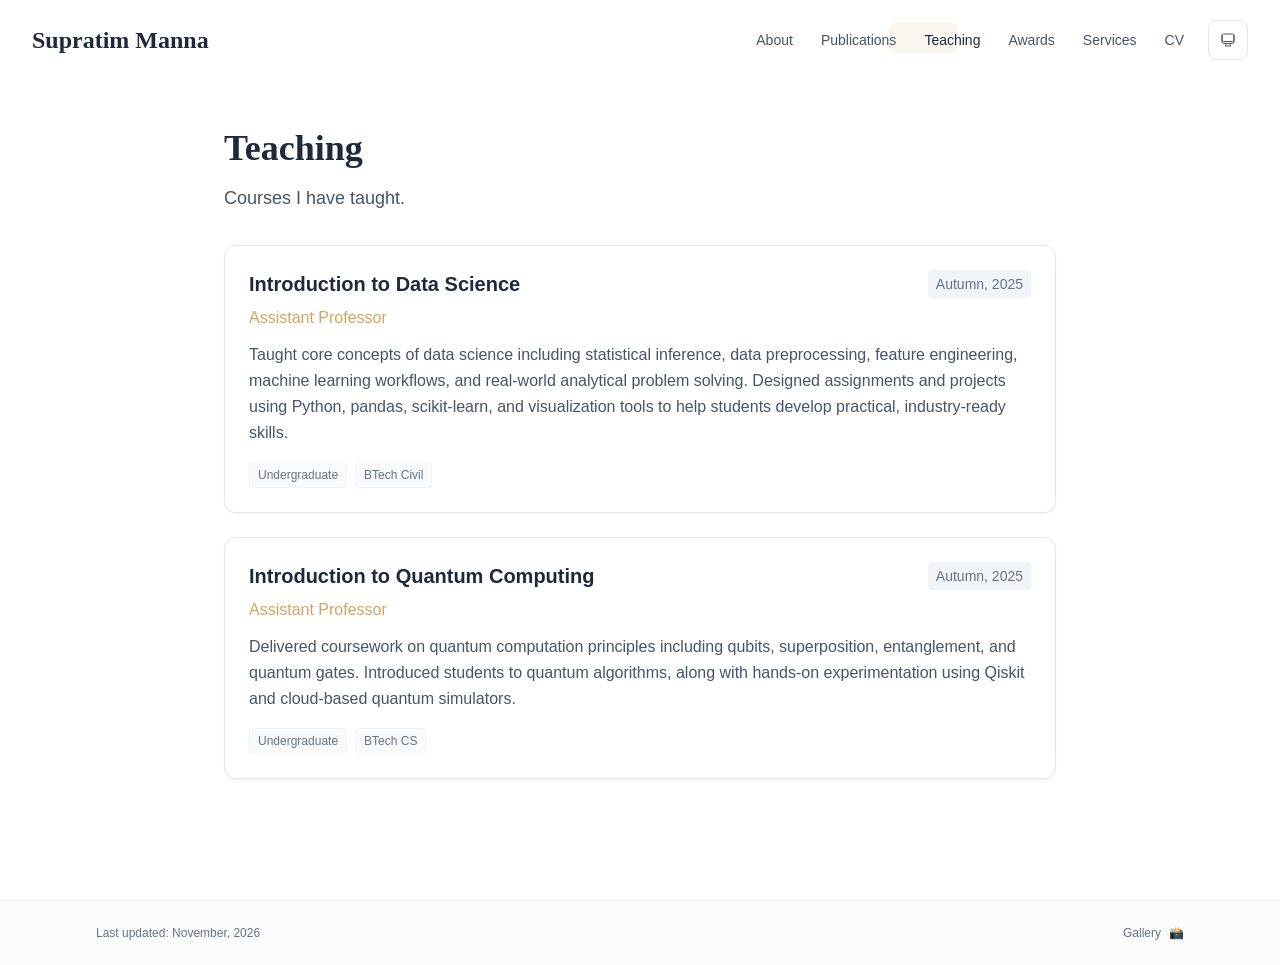
<file: teaching/index.html>
<!DOCTYPE html><html lang="en" class="scroll-smooth"><head><meta charSet="utf-8"/><meta name="viewport" content="width=device-width, initial-scale=1"/><link rel="stylesheet" href="/_next/static/css/fce3d080123e9189.css" data-precedence="next"/><link rel="preload" as="script" fetchPriority="low" href="/_next/static/chunks/webpack-af78f5c2c11af041.js"/><script src="/_next/static/chunks/4bd1b696-70b6d399998de86a.js" async=""></script><script src="/_next/static/chunks/684-5aaa8290a129f299.js" async=""></script><script src="/_next/static/chunks/main-app-3a4cf48eef5fb56a.js" async=""></script><script src="/_next/static/chunks/461-a9a5d7b05a71d978.js" async=""></script><script src="/_next/static/chunks/874-6cc630662f3664af.js" async=""></script><script src="/_next/static/chunks/291-e39730cc9327e39b.js" async=""></script><script src="/_next/static/chunks/app/layout-826b02e883cd4500.js" async=""></script><script src="/_next/static/chunks/178-595a94b9af1e67b5.js" async=""></script><script src="/_next/static/chunks/748-7abe04efe828ff38.js" async=""></script><script src="/_next/static/chunks/app/%5Bslug%5D/page-2babffd3f0d6cf49.js" async=""></script><link rel="icon" href="/favicon.svg" type="image/svg+xml"/><link rel="dns-prefetch" href="https://jialeliu.com"/><link rel="preconnect" href="https://jialeliu.com" crossorigin=""/><link rel="preload" as="font" type="font/woff2" href="https://jialeliu.com/fonts/georgiab.woff2" crossorigin=""/><script>
              try {
                const theme = localStorage.getItem('theme-storage');
                const parsed = theme ? JSON.parse(theme) : null;
                const setting = parsed?.state?.theme || 'system';
                const prefersDark = typeof window !== 'undefined' && window.matchMedia && window.matchMedia('(prefers-color-scheme: dark)').matches;
                const effective = setting === 'dark' ? 'dark' : (setting === 'light' ? 'light' : (prefersDark ? 'dark' : 'light'));
                var root = document.documentElement;
                root.classList.add(effective);
                root.setAttribute('data-theme', effective);
              } catch (e) {
                var root = document.documentElement;
                root.classList.add('light');
                root.setAttribute('data-theme', 'light');
              }
            </script><script>
    try {
      const cfg = {"enabled":false,"locales":["en"],"defaultLocale":"en","mode":"fixed","fixedLocale":"en","persist":false,"switcher":false,"labels":{"en":"English"}};
      const storageKey = 'locale-storage';
      const normalize = (value) => typeof value === 'string' ? value.trim().replace('_', '-').toLowerCase() : '';
      const matchLocale = (candidate) => {
        const normalized = normalize(candidate);
        if (!normalized) return null;
        if (cfg.locales.includes(normalized)) return normalized;
        const language = normalized.split('-')[0];
        if (cfg.locales.includes(language)) return language;
        return null;
      };

      let resolved = null;

      if (!cfg.enabled) {
        resolved = cfg.defaultLocale;
      } else if (cfg.persist) {
        resolved = matchLocale(localStorage.getItem(storageKey));
      }

      if (!resolved) {
        if (cfg.mode === 'fixed') {
          resolved = cfg.fixedLocale;
        } else {
          resolved = matchLocale(navigator.language);
        }
      }

      if (!resolved) {
        resolved = cfg.defaultLocale;
      }

      const root = document.documentElement;
      root.lang = resolved;
      root.setAttribute('data-locale', resolved);

      if (cfg.persist) {
        localStorage.setItem(storageKey, resolved);
      }
    } catch (e) {
      const root = document.documentElement;
      root.lang = 'en';
      root.setAttribute('data-locale', 'en');
    }
  </script><title>Teaching | Supratim Manna</title><meta name="description" content="Courses I have taught."/><meta name="author" content="Supratim Manna"/><meta name="keywords" content="Supratim Manna,PhD,Research,Defence Institute of Advanced Technology, Pune"/><meta name="creator" content="Supratim Manna"/><meta name="publisher" content="Supratim Manna"/><meta property="og:title" content="Supratim Manna"/><meta property="og:description" content="PhD in Artificial Intelligence"/><meta property="og:site_name" content="Supratim Manna&#x27;s Academic Website"/><meta property="og:locale" content="en_US"/><meta property="og:type" content="website"/><meta name="twitter:card" content="summary"/><meta name="twitter:title" content="Supratim Manna"/><meta name="twitter:description" content="PhD in Artificial Intelligence"/><link rel="icon" href="/favicon.svg"/><script>document.querySelectorAll('body link[rel="icon"], body link[rel="apple-touch-icon"]').forEach(el => document.head.appendChild(el))</script><script src="/_next/static/chunks/polyfills-42372ed130431b0a.js" noModule=""></script></head><body class="font-sans antialiased"><div style="visibility:hidden"><nav class="fixed top-0 left-0 right-0 z-50" data-headlessui-state=""><div class="transition-all duration-300 ease-out bg-transparent" style="transform:translateY(-100px)"><div class="max-w-7xl mx-auto px-4 sm:px-6 lg:px-8"><div class="flex justify-between items-center h-16 lg:h-20"><div class="flex-shrink-0" tabindex="0"><a class="text-xl lg:text-2xl font-serif font-semibold text-primary hover:text-accent transition-colors duration-200" href="/">Supratim Manna</a></div><div class="hidden lg:block"><div class="ml-10 flex items-center space-x-3"><div class="relative flex items-baseline space-x-1"><a data-nav-href="/" class="relative px-3 py-2 text-sm font-medium rounded-lg transition-colors duration-150 text-neutral-600" href="/">About</a><a data-nav-href="/publications" class="relative px-3 py-2 text-sm font-medium rounded-lg transition-colors duration-150 text-neutral-600" href="/publications/">Publications</a><a data-nav-href="/teaching" class="relative px-3 py-2 text-sm font-medium rounded-lg transition-colors duration-150 text-primary" href="/teaching/">Teaching</a><a data-nav-href="/awards" class="relative px-3 py-2 text-sm font-medium rounded-lg transition-colors duration-150 text-neutral-600" href="/awards/">Awards</a><a data-nav-href="/services" class="relative px-3 py-2 text-sm font-medium rounded-lg transition-colors duration-150 text-neutral-600" href="/services/">Services</a><a data-nav-href="/cv" class="relative px-3 py-2 text-sm font-medium rounded-lg transition-colors duration-150 text-neutral-600" href="/cv/">CV</a></div><div class="flex items-center justify-center w-10 h-10 rounded-lg border border-neutral-200 dark:border-[rgba(148,163,184,0.24)] bg-background dark:bg-neutral-800"><div class="w-4 h-4 rounded-full bg-neutral-300 animate-pulse"></div></div></div></div><div class="lg:hidden flex items-center space-x-2"><div class="flex items-center justify-center w-10 h-10 rounded-lg border border-neutral-200 dark:border-[rgba(148,163,184,0.24)] bg-background dark:bg-neutral-800"><div class="w-4 h-4 rounded-full bg-neutral-300 animate-pulse"></div></div><button class="inline-flex items-center justify-center p-2 rounded-md text-neutral-600 hover:text-primary hover:bg-neutral-100 dark:hover:bg-neutral-800 focus:outline-none focus:ring-2 focus:ring-inset focus:ring-accent transition-colors duration-200" id="headlessui-disclosure-button-«R7pdb»" type="button" aria-expanded="false" data-headlessui-state=""><span class="sr-only">Open main menu</span><div><svg xmlns="http://www.w3.org/2000/svg" fill="none" viewBox="0 0 24 24" stroke-width="1.5" stroke="currentColor" aria-hidden="true" data-slot="icon" class="block h-6 w-6"><path stroke-linecap="round" stroke-linejoin="round" d="M3.75 6.75h16.5M3.75 12h16.5m-16.5 5.25h16.5"></path></svg></div></button></div></div></div></div></nav><main class="min-h-screen pt-16 lg:pt-20"><div class="max-w-4xl mx-auto px-4 sm:px-6 lg:px-8 py-12"><div style="opacity:0;transform:translateY(20px)"><div class="mb-8"><h1 class="text-4xl font-serif font-bold text-primary mb-4">Teaching</h1><div class="text-lg text-neutral-600 dark:text-neutral-500 max-w-2xl leading-relaxed"><p class="mb-3 last:mb-0">Courses I have taught.</p></div></div><div class="grid gap-6"><div class="bg-white dark:bg-neutral-900 p-6 rounded-xl shadow-sm border border-neutral-200 dark:border-neutral-800 hover:shadow-lg transition-all duration-200 hover:scale-[1.01]" style="opacity:0;transform:translateY(20px)"><div class="flex justify-between items-start mb-2"><h3 class="text-xl font-semibold text-primary">Introduction to Data Science</h3><span class="text-sm text-neutral-500 font-medium bg-neutral-100 dark:bg-neutral-800 px-2 py-1 rounded">Autumn, 2025</span></div><p class="text-base text-accent font-medium mb-3">Assistant Professor</p><div class="text-base text-neutral-600 dark:text-neutral-500 leading-relaxed"><p class="mb-3 last:mb-0">Taught core concepts of data science including statistical inference, data preprocessing, feature engineering, machine learning workflows, and real-world analytical problem solving. Designed assignments and projects using Python, pandas, scikit-learn, and visualization tools to help students develop practical, industry-ready skills.</p></div><div class="flex flex-wrap gap-2 mt-4"><span class="text-xs text-neutral-500 bg-neutral-50 dark:bg-neutral-800/50 px-2 py-1 rounded border border-neutral-100 dark:border-neutral-800">Undergraduate</span><span class="text-xs text-neutral-500 bg-neutral-50 dark:bg-neutral-800/50 px-2 py-1 rounded border border-neutral-100 dark:border-neutral-800">BTech Civil</span></div></div><div class="bg-white dark:bg-neutral-900 p-6 rounded-xl shadow-sm border border-neutral-200 dark:border-neutral-800 hover:shadow-lg transition-all duration-200 hover:scale-[1.01]" style="opacity:0;transform:translateY(20px)"><div class="flex justify-between items-start mb-2"><h3 class="text-xl font-semibold text-primary">Introduction to Quantum Computing</h3><span class="text-sm text-neutral-500 font-medium bg-neutral-100 dark:bg-neutral-800 px-2 py-1 rounded">Autumn, 2025</span></div><p class="text-base text-accent font-medium mb-3">Assistant Professor</p><div class="text-base text-neutral-600 dark:text-neutral-500 leading-relaxed"><p class="mb-3 last:mb-0">Delivered coursework on quantum computation principles including qubits, superposition, entanglement, and quantum gates. Introduced students to quantum algorithms, along with hands-on experimentation using Qiskit and cloud-based quantum simulators.</p></div><div class="flex flex-wrap gap-2 mt-4"><span class="text-xs text-neutral-500 bg-neutral-50 dark:bg-neutral-800/50 px-2 py-1 rounded border border-neutral-100 dark:border-neutral-800">Undergraduate</span><span class="text-xs text-neutral-500 bg-neutral-50 dark:bg-neutral-800/50 px-2 py-1 rounded border border-neutral-100 dark:border-neutral-800">BTech CS</span></div></div></div></div></div><!--$--><!--/$--><!--$--><!--/$--></main><footer class="border-t border-neutral-200/50 bg-neutral-50/50 dark:bg-neutral-900/50 dark:border-neutral-700/50"><div class="max-w-6xl mx-auto px-4 sm:px-6 lg:px-8 py-6"><div class="flex flex-col sm:flex-row justify-between items-center gap-2"><p class="text-xs text-neutral-500">Last updated<!-- -->: <!-- -->November, 2026</p><p class="text-xs text-neutral-500 flex items-center"><a href="https://supratim-manna.github.io/gallery" target="_blank" rel="noopener noreferrer">Gallery</a><span class="ml-2">📸</span></p></div></div></footer></div><script src="/_next/static/chunks/webpack-af78f5c2c11af041.js" async=""></script><script>(self.__next_f=self.__next_f||[]).push([0])</script><script>self.__next_f.push([1,"1:\"$Sreact.fragment\"\n3:I[3719,[\"461\",\"static/chunks/461-a9a5d7b05a71d978.js\",\"874\",\"static/chunks/874-6cc630662f3664af.js\",\"291\",\"static/chunks/291-e39730cc9327e39b.js\",\"177\",\"static/chunks/app/layout-826b02e883cd4500.js\"],\"ThemeProvider\"]\n4:I[310,[\"461\",\"static/chunks/461-a9a5d7b05a71d978.js\",\"874\",\"static/chunks/874-6cc630662f3664af.js\",\"291\",\"static/chunks/291-e39730cc9327e39b.js\",\"177\",\"static/chunks/app/layout-826b02e883cd4500.js\"],\"LocaleProvider\"]\n5:I[4574,[\"461\",\"static/chunks/461-a9a5d7b05a71d978.js\",\"874\",\"static/chunks/874-6cc630662f3664af.js\",\"291\",\"static/chunks/291-e39730cc9327e39b.js\",\"177\",\"static/chunks/app/layout-826b02e883cd4500.js\"],\"default\"]\n6:I[7555,[],\"\"]\n7:I[1295,[],\"\"]\n8:I[2548,[\"461\",\"static/chunks/461-a9a5d7b05a71d978.js\",\"874\",\"static/chunks/874-6cc630662f3664af.js\",\"291\",\"static/chunks/291-e39730cc9327e39b.js\",\"177\",\"static/chunks/app/layout-826b02e883cd4500.js\"],\"default\"]\na:I[9665,[],\"MetadataBoundary\"]\nc:I[9665,[],\"OutletBoundary\"]\nf:I[4911,[],\"AsyncMetadataOutlet\"]\n11:I[9665,[],\"ViewportBoundary\"]\n13:I[6614,[],\"\"]\n:HL[\"/_next/static/css/fce3d080123e9189.css\",\"style\"]\n2:T5c8,\n    try {\n      const cfg = {\"enabled\":false,\"locales\":[\"en\"],\"defaultLocale\":\"en\",\"mode\":\"fixed\",\"fixedLocale\":\"en\",\"persist\":false,\"switcher\":false,\"labels\":{\"en\":\"English\"}};\n      const storageKey = 'locale-storage';\n      const normalize = (value) =\u003e typeof value === 'string' ? value.trim().replace('_', '-').toLowerCase() : '';\n      const matchLocale = (candidate) =\u003e {\n        const normalized = normalize(candidate);\n        if (!normalized) return null;\n        if (cfg.locales.includes(normalized)) return normalized;\n        const language = normalized.split('-')[0];\n        if (cfg.locales.includes(language)) return language;\n        return null;\n      };\n\n      let resolved = null;\n\n      if (!cfg.enabled) {\n        resolved = cfg.defaultLocale;\n      } else if (cfg.persist) {\n        resolved = matchLocale(localStorage.getItem(storageKey));\n      }\n\n      if (!resolved) {\n        if (cfg.mode === 'f"])</script><script>self.__next_f.push([1,"ixed') {\n          resolved = cfg.fixedLocale;\n        } else {\n          resolved = matchLocale(navigator.language);\n        }\n      }\n\n      if (!resolved) {\n        resolved = cfg.defaultLocale;\n      }\n\n      const root = document.documentElement;\n      root.lang = resolved;\n      root.setAttribute('data-locale', resolved);\n\n      if (cfg.persist) {\n        localStorage.setItem(storageKey, resolved);\n      }\n    } catch (e) {\n      const root = document.documentElement;\n      root.lang = 'en';\n      root.setAttribute('data-locale', 'en');\n    }\n  "])</script><script>self.__next_f.push([1,"0:{\"P\":null,\"b\":\"KmUqhPOsdFgqXDj3MSkL0\",\"p\":\"\",\"c\":[\"\",\"teaching\",\"\"],\"i\":false,\"f\":[[[\"\",{\"children\":[[\"slug\",\"teaching\",\"d\"],{\"children\":[\"__PAGE__\",{}]}]},\"$undefined\",\"$undefined\",true],[\"\",[\"$\",\"$1\",\"c\",{\"children\":[[[\"$\",\"link\",\"0\",{\"rel\":\"stylesheet\",\"href\":\"/_next/static/css/fce3d080123e9189.css\",\"precedence\":\"next\",\"crossOrigin\":\"$undefined\",\"nonce\":\"$undefined\"}]],[\"$\",\"html\",null,{\"lang\":\"en\",\"className\":\"scroll-smooth\",\"suppressHydrationWarning\":true,\"children\":[[\"$\",\"head\",null,{\"children\":[[\"$\",\"link\",null,{\"rel\":\"icon\",\"href\":\"/favicon.svg\",\"type\":\"image/svg+xml\"}],[\"$\",\"link\",null,{\"rel\":\"dns-prefetch\",\"href\":\"https://jialeliu.com\"}],[\"$\",\"link\",null,{\"rel\":\"preconnect\",\"href\":\"https://jialeliu.com\",\"crossOrigin\":\"\"}],[\"$\",\"link\",null,{\"rel\":\"preload\",\"as\":\"font\",\"type\":\"font/woff2\",\"href\":\"https://jialeliu.com/fonts/georgiab.woff2\",\"crossOrigin\":\"\"}],[\"$\",\"script\",null,{\"dangerouslySetInnerHTML\":{\"__html\":\"\\n              try {\\n                const theme = localStorage.getItem('theme-storage');\\n                const parsed = theme ? JSON.parse(theme) : null;\\n                const setting = parsed?.state?.theme || 'system';\\n                const prefersDark = typeof window !== 'undefined' \u0026\u0026 window.matchMedia \u0026\u0026 window.matchMedia('(prefers-color-scheme: dark)').matches;\\n                const effective = setting === 'dark' ? 'dark' : (setting === 'light' ? 'light' : (prefersDark ? 'dark' : 'light'));\\n                var root = document.documentElement;\\n                root.classList.add(effective);\\n                root.setAttribute('data-theme', effective);\\n              } catch (e) {\\n                var root = document.documentElement;\\n                root.classList.add('light');\\n                root.setAttribute('data-theme', 'light');\\n              }\\n            \"}}],[\"$\",\"script\",null,{\"dangerouslySetInnerHTML\":{\"__html\":\"$2\"}}]]}],[\"$\",\"body\",null,{\"className\":\"font-sans antialiased\",\"children\":[\"$\",\"$L3\",null,{\"children\":[\"$\",\"$L4\",null,{\"config\":{\"enabled\":false,\"locales\":[\"en\"],\"defaultLocale\":\"en\",\"mode\":\"fixed\",\"fixedLocale\":\"en\",\"persist\":false,\"switcher\":false,\"labels\":{\"en\":\"English\"}},\"children\":[[\"$\",\"$L5\",null,{\"items\":[{\"title\":\"About\",\"type\":\"page\",\"target\":\"about\",\"href\":\"/\"},{\"title\":\"Publications\",\"type\":\"page\",\"target\":\"publications\",\"href\":\"/publications\"},{\"title\":\"Teaching\",\"type\":\"page\",\"target\":\"teaching\",\"href\":\"/teaching\"},{\"title\":\"Awards\",\"type\":\"page\",\"target\":\"awards\",\"href\":\"/awards\"},{\"title\":\"Services\",\"type\":\"page\",\"target\":\"services\",\"href\":\"/services\"},{\"title\":\"CV\",\"type\":\"page\",\"target\":\"cv\",\"href\":\"/cv\"}],\"siteTitle\":\"Supratim Manna\",\"enableOnePageMode\":false,\"i18n\":\"$0:f:0:1:1:props:children:1:props:children:1:props:children:props:children:props:config\",\"itemsByLocale\":{\"en\":[{\"title\":\"About\",\"type\":\"page\",\"target\":\"about\",\"href\":\"/\"},{\"title\":\"Publications\",\"type\":\"page\",\"target\":\"publications\",\"href\":\"/publications\"},{\"title\":\"Teaching\",\"type\":\"page\",\"target\":\"teaching\",\"href\":\"/teaching\"},{\"title\":\"Awards\",\"type\":\"page\",\"target\":\"awards\",\"href\":\"/awards\"},{\"title\":\"Services\",\"type\":\"page\",\"target\":\"services\",\"href\":\"/services\"},{\"title\":\"CV\",\"type\":\"page\",\"target\":\"cv\",\"href\":\"/cv\"}]},\"siteTitleByLocale\":{\"en\":\"Supratim Manna\"}}],[\"$\",\"main\",null,{\"className\":\"min-h-screen pt-16 lg:pt-20\",\"children\":[\"$\",\"$L6\",null,{\"parallelRouterKey\":\"children\",\"error\":\"$undefined\",\"errorStyles\":\"$undefined\",\"errorScripts\":\"$undefined\",\"template\":[\"$\",\"$L7\",null,{}],\"templateStyles\":\"$undefined\",\"templateScripts\":\"$undefined\",\"notFound\":[[[\"$\",\"title\",null,{\"children\":\"404: This page could not be found.\"}],[\"$\",\"div\",null,{\"style\":{\"fontFamily\":\"system-ui,\\\"Segoe UI\\\",Roboto,Helvetica,Arial,sans-serif,\\\"Apple Color Emoji\\\",\\\"Segoe UI Emoji\\\"\",\"height\":\"100vh\",\"textAlign\":\"center\",\"display\":\"flex\",\"flexDirection\":\"column\",\"alignItems\":\"center\",\"justifyContent\":\"center\"},\"children\":[\"$\",\"div\",null,{\"children\":[[\"$\",\"style\",null,{\"dangerouslySetInnerHTML\":{\"__html\":\"body{color:#000;background:#fff;margin:0}.next-error-h1{border-right:1px solid rgba(0,0,0,.3)}@media (prefers-color-scheme:dark){body{color:#fff;background:#000}.next-error-h1{border-right:1px solid rgba(255,255,255,.3)}}\"}}],[\"$\",\"h1\",null,{\"className\":\"next-error-h1\",\"style\":{\"display\":\"inline-block\",\"margin\":\"0 20px 0 0\",\"padding\":\"0 23px 0 0\",\"fontSize\":24,\"fontWeight\":500,\"verticalAlign\":\"top\",\"lineHeight\":\"49px\"},\"children\":404}],[\"$\",\"div\",null,{\"style\":{\"display\":\"inline-block\"},\"children\":[\"$\",\"h2\",null,{\"style\":{\"fontSize\":14,\"fontWeight\":400,\"lineHeight\":\"49px\",\"margin\":0},\"children\":\"This page could not be found.\"}]}]]}]}]],[]],\"forbidden\":\"$undefined\",\"unauthorized\":\"$undefined\"}]}],[\"$\",\"$L8\",null,{\"lastUpdated\":\"November, 2026\",\"lastUpdatedByLocale\":{\"en\":\"November, 2026\"},\"defaultLocale\":\"en\"}]]}]}]}]]}]]}],{\"children\":[[\"slug\",\"teaching\",\"d\"],[\"$\",\"$1\",\"c\",{\"children\":[null,[\"$\",\"$L6\",null,{\"parallelRouterKey\":\"children\",\"error\":\"$undefined\",\"errorStyles\":\"$undefined\",\"errorScripts\":\"$undefined\",\"template\":[\"$\",\"$L7\",null,{}],\"templateStyles\":\"$undefined\",\"templateScripts\":\"$undefined\",\"notFound\":\"$undefined\",\"forbidden\":\"$undefined\",\"unauthorized\":\"$undefined\"}]]}],{\"children\":[\"__PAGE__\",[\"$\",\"$1\",\"c\",{\"children\":[\"$L9\",[\"$\",\"$La\",null,{\"children\":\"$Lb\"}],null,[\"$\",\"$Lc\",null,{\"children\":[\"$Ld\",\"$Le\",[\"$\",\"$Lf\",null,{\"promise\":\"$@10\"}]]}]]}],{},null,false]},null,false]},null,false],[\"$\",\"$1\",\"h\",{\"children\":[null,[\"$\",\"$1\",\"mHS_p6hUbshlgPHuUsgAa\",{\"children\":[[\"$\",\"$L11\",null,{\"children\":\"$L12\"}],null]}],null]}],false]],\"m\":\"$undefined\",\"G\":[\"$13\",\"$undefined\"],\"s\":false,\"S\":true}\n"])</script><script>self.__next_f.push([1,"14:\"$Sreact.suspense\"\n15:I[4911,[],\"AsyncMetadata\"]\n17:I[2382,[\"461\",\"static/chunks/461-a9a5d7b05a71d978.js\",\"178\",\"static/chunks/178-595a94b9af1e67b5.js\",\"748\",\"static/chunks/748-7abe04efe828ff38.js\",\"182\",\"static/chunks/app/%5Bslug%5D/page-2babffd3f0d6cf49.js\"],\"default\"]\nb:[\"$\",\"$14\",null,{\"fallback\":null,\"children\":[\"$\",\"$L15\",null,{\"promise\":\"$@16\"}]}]\n9:[\"$\",\"$L17\",null,{\"dataByLocale\":{\"en\":{\"type\":\"card\",\"config\":{\"type\":\"card\",\"title\":\"Teaching\",\"description\":\"Courses I have taught.\",\"items\":[{\"title\":\"Introduction to Data Science\",\"subtitle\":\"Assistant Professor\",\"date\":\"Autumn, 2025\",\"content\":\"Taught core concepts of data science including statistical inference, data preprocessing, feature engineering, machine learning workflows, and real-world analytical problem solving. Designed assignments and projects using Python, pandas, scikit-learn, and visualization tools to help students develop practical, industry-ready skills.\",\"tags\":[\"Undergraduate\",\"BTech Civil\"]},{\"title\":\"Introduction to Quantum Computing\",\"subtitle\":\"Assistant Professor\",\"date\":\"Autumn, 2025\",\"content\":\"Delivered coursework on quantum computation principles including qubits, superposition, entanglement, and quantum gates. Introduced students to quantum algorithms, along with hands-on experimentation using Qiskit and cloud-based quantum simulators.\",\"tags\":[\"Undergraduate\",\"BTech CS\"]}]}}},\"defaultLocale\":\"en\"}]\n"])</script><script>self.__next_f.push([1,"e:null\n"])</script><script>self.__next_f.push([1,"12:[[\"$\",\"meta\",\"0\",{\"charSet\":\"utf-8\"}],[\"$\",\"meta\",\"1\",{\"name\":\"viewport\",\"content\":\"width=device-width, initial-scale=1\"}]]\nd:null\n"])</script><script>self.__next_f.push([1,"16:{\"metadata\":[[\"$\",\"title\",\"0\",{\"children\":\"Teaching | Supratim Manna\"}],[\"$\",\"meta\",\"1\",{\"name\":\"description\",\"content\":\"Courses I have taught.\"}],[\"$\",\"meta\",\"2\",{\"name\":\"author\",\"content\":\"Supratim Manna\"}],[\"$\",\"meta\",\"3\",{\"name\":\"keywords\",\"content\":\"Supratim Manna,PhD,Research,Defence Institute of Advanced Technology, Pune\"}],[\"$\",\"meta\",\"4\",{\"name\":\"creator\",\"content\":\"Supratim Manna\"}],[\"$\",\"meta\",\"5\",{\"name\":\"publisher\",\"content\":\"Supratim Manna\"}],[\"$\",\"meta\",\"6\",{\"property\":\"og:title\",\"content\":\"Supratim Manna\"}],[\"$\",\"meta\",\"7\",{\"property\":\"og:description\",\"content\":\"PhD in Artificial Intelligence\"}],[\"$\",\"meta\",\"8\",{\"property\":\"og:site_name\",\"content\":\"Supratim Manna's Academic Website\"}],[\"$\",\"meta\",\"9\",{\"property\":\"og:locale\",\"content\":\"en_US\"}],[\"$\",\"meta\",\"10\",{\"property\":\"og:type\",\"content\":\"website\"}],[\"$\",\"meta\",\"11\",{\"name\":\"twitter:card\",\"content\":\"summary\"}],[\"$\",\"meta\",\"12\",{\"name\":\"twitter:title\",\"content\":\"Supratim Manna\"}],[\"$\",\"meta\",\"13\",{\"name\":\"twitter:description\",\"content\":\"PhD in Artificial Intelligence\"}],[\"$\",\"link\",\"14\",{\"rel\":\"icon\",\"href\":\"/favicon.svg\"}]],\"error\":null,\"digest\":\"$undefined\"}\n10:{\"metadata\":\"$16:metadata\",\"error\":null,\"digest\":\"$undefined\"}\n"])</script></body></html>
</file>
<file: _next/static/css/fce3d080123e9189.css>
/*! tailwindcss v4.1.10 | MIT License | https://tailwindcss.com */@layer properties{@supports (((-webkit-hyphens:none)) and (not (margin-trim:inline))) or ((-moz-orient:inline) and (not (color:rgb(from red r g b)))){*,::backdrop,:after,:before{--tw-translate-x:0;--tw-translate-y:0;--tw-translate-z:0;--tw-rotate-x:initial;--tw-rotate-y:initial;--tw-rotate-z:initial;--tw-skew-x:initial;--tw-skew-y:initial;--tw-space-y-reverse:0;--tw-space-x-reverse:0;--tw-border-style:solid;--tw-leading:initial;--tw-font-weight:initial;--tw-tracking:initial;--tw-shadow:0 0 #0000;--tw-shadow-color:initial;--tw-shadow-alpha:100%;--tw-inset-shadow:0 0 #0000;--tw-inset-shadow-color:initial;--tw-inset-shadow-alpha:100%;--tw-ring-color:initial;--tw-ring-shadow:0 0 #0000;--tw-inset-ring-color:initial;--tw-inset-ring-shadow:0 0 #0000;--tw-ring-inset:initial;--tw-ring-offset-width:0px;--tw-ring-offset-color:#fff;--tw-ring-offset-shadow:0 0 #0000;--tw-blur:initial;--tw-brightness:initial;--tw-contrast:initial;--tw-grayscale:initial;--tw-hue-rotate:initial;--tw-invert:initial;--tw-opacity:initial;--tw-saturate:initial;--tw-sepia:initial;--tw-drop-shadow:initial;--tw-drop-shadow-color:initial;--tw-drop-shadow-alpha:100%;--tw-drop-shadow-size:initial;--tw-backdrop-blur:initial;--tw-backdrop-brightness:initial;--tw-backdrop-contrast:initial;--tw-backdrop-grayscale:initial;--tw-backdrop-hue-rotate:initial;--tw-backdrop-invert:initial;--tw-backdrop-opacity:initial;--tw-backdrop-saturate:initial;--tw-backdrop-sepia:initial;--tw-duration:initial;--tw-ease:initial;--tw-scale-x:1;--tw-scale-y:1;--tw-scale-z:1}}}@layer theme{:host,:root{--font-sans:"Inter",-apple-system,BlinkMacSystemFont,"Segoe UI",Roboto,sans-serif;--color-red-50:oklch(97.1% .013 17.38);--color-red-400:oklch(70.4% .191 22.216);--color-red-600:oklch(57.7% .245 27.325);--color-red-900:oklch(39.6% .141 25.723);--color-white:#fff;--spacing:.25rem;--container-2xl:42rem;--container-3xl:48rem;--container-4xl:56rem;--container-6xl:72rem;--container-7xl:80rem;--text-xs:.75rem;--text-xs--line-height:calc(1/.75);--text-sm:.875rem;--text-sm--line-height:calc(1.25/.875);--text-base:1rem;--text-base--line-height:calc(1.5/1);--text-lg:1.125rem;--text-lg--line-height:calc(1.75/1.125);--text-xl:1.25rem;--text-xl--line-height:calc(1.75/1.25);--text-2xl:1.5rem;--text-2xl--line-height:calc(2/1.5);--text-3xl:1.875rem;--text-3xl--line-height:calc(2.25/1.875);--text-4xl:2.25rem;--text-4xl--line-height:calc(2.5/2.25);--font-weight-medium:500;--font-weight-semibold:600;--font-weight-bold:700;--leading-tight:1.25;--leading-relaxed:1.625;--radius-md:.375rem;--radius-lg:.5rem;--radius-xl:.75rem;--radius-2xl:1rem;--ease-out:cubic-bezier(0,0,.2,1);--animate-pulse:pulse 2s cubic-bezier(.4,0,.6,1)infinite;--blur-xl:24px;--aspect-video:16/9;--default-transition-duration:.15s;--default-transition-timing-function:cubic-bezier(.4,0,.2,1);--default-font-family:"Inter",-apple-system,BlinkMacSystemFont,"Segoe UI",Roboto,sans-serif;--default-mono-font-family:"SF Mono",Monaco,"Cascadia Code","Roboto Mono",Consolas,"Courier New",monospace;--line-height-normal:1.5;--shadow-glass:0 8px 32px 0 #1f26875e}}@layer base{*,::backdrop,:after,:before{box-sizing:border-box;border:0 solid;margin:0;padding:0}::file-selector-button{box-sizing:border-box;border:0 solid;margin:0;padding:0}:host,html{-webkit-text-size-adjust:100%;tab-size:4;line-height:1.5;font-family:var(--default-font-family,ui-sans-serif,system-ui,sans-serif,"Apple Color Emoji","Segoe UI Emoji","Segoe UI Symbol","Noto Color Emoji");font-feature-settings:var(--default-font-feature-settings,normal);font-variation-settings:var(--default-font-variation-settings,normal);-webkit-tap-highlight-color:transparent}hr{height:0;color:inherit;border-top-width:1px}abbr:where([title]){-webkit-text-decoration:underline dotted;text-decoration:underline dotted}h1,h2,h3,h4,h5,h6{font-size:inherit;font-weight:inherit}a{color:inherit;-webkit-text-decoration:inherit;text-decoration:inherit}b,strong{font-weight:bolder}code,kbd,pre,samp{font-family:var(--default-mono-font-family,ui-monospace,SFMono-Regular,Menlo,Monaco,Consolas,"Liberation Mono","Courier New",monospace);font-feature-settings:var(--default-mono-font-feature-settings,normal);font-variation-settings:var(--default-mono-font-variation-settings,normal);font-size:1em}small{font-size:80%}sub,sup{vertical-align:baseline;font-size:75%;line-height:0;position:relative}sub{bottom:-.25em}sup{top:-.5em}table{text-indent:0;border-color:inherit;border-collapse:collapse}:-moz-focusring{outline:auto}progress{vertical-align:baseline}summary{display:list-item}menu,ol,ul{list-style:none}audio,canvas,embed,iframe,img,object,svg,video{vertical-align:middle;display:block}img,video{max-width:100%;height:auto}button,input,optgroup,select,textarea{font:inherit;font-feature-settings:inherit;font-variation-settings:inherit;letter-spacing:inherit;color:inherit;opacity:1;background-color:#0000;border-radius:0}::file-selector-button{font:inherit;font-feature-settings:inherit;font-variation-settings:inherit;letter-spacing:inherit;color:inherit;opacity:1;background-color:#0000;border-radius:0}:where(select:is([multiple],[size])) optgroup{font-weight:bolder}:where(select:is([multiple],[size])) optgroup option{padding-inline-start:20px}::file-selector-button{margin-inline-end:4px}::placeholder{opacity:1}@supports (not ((-webkit-appearance:-apple-pay-button))) or (contain-intrinsic-size:1px){::placeholder{color:currentColor}@supports (color:color-mix(in lab,red,red)){::placeholder{color:color-mix(in oklab,currentcolor 50%,transparent)}}}textarea{resize:vertical}::-webkit-search-decoration{-webkit-appearance:none}::-webkit-date-and-time-value{min-height:1lh;text-align:inherit}::-webkit-datetime-edit{display:inline-flex}::-webkit-datetime-edit-fields-wrapper{padding:0}::-webkit-datetime-edit,::-webkit-datetime-edit-year-field{padding-block:0}::-webkit-datetime-edit-day-field,::-webkit-datetime-edit-month-field{padding-block:0}::-webkit-datetime-edit-hour-field,::-webkit-datetime-edit-minute-field{padding-block:0}::-webkit-datetime-edit-millisecond-field,::-webkit-datetime-edit-second-field{padding-block:0}::-webkit-datetime-edit-meridiem-field{padding-block:0}:-moz-ui-invalid{box-shadow:none}button,input:where([type=button],[type=reset],[type=submit]){appearance:button}::file-selector-button{appearance:button}::-webkit-inner-spin-button,::-webkit-outer-spin-button{height:auto}[hidden]:where(:not([hidden=until-found])){display:none!important}}@layer components;@layer utilities{.pointer-events-none{pointer-events:none}.sr-only{clip:rect(0,0,0,0);white-space:nowrap;border-width:0;width:1px;height:1px;margin:-1px;padding:0;overflow:hidden}.absolute,.sr-only{position:absolute}.fixed{position:fixed}.relative{position:relative}.static{position:static}.sticky{position:sticky}.inset-0{inset:calc(var(--spacing)*0)}.top-0{top:calc(var(--spacing)*0)}.top-1\/2{top:50%}.top-2{top:calc(var(--spacing)*2)}.top-8{top:calc(var(--spacing)*8)}.top-full{top:100%}.right-0{right:calc(var(--spacing)*0)}.right-2{right:calc(var(--spacing)*2)}.left-0{left:calc(var(--spacing)*0)}.left-1\/2{left:50%}.left-3{left:calc(var(--spacing)*3)}.z-10{z-index:10}.z-20{z-index:20}.z-40{z-index:40}.z-50{z-index:50}.container{width:100%}@media (min-width:40rem){.container{max-width:40rem}}@media (min-width:48rem){.container{max-width:48rem}}@media (min-width:64rem){.container{max-width:64rem}}@media (min-width:80rem){.container{max-width:80rem}}@media (min-width:96rem){.container{max-width:96rem}}.mx-auto{margin-inline:auto}.my-4{margin-block:calc(var(--spacing)*4)}.mt-1{margin-top:calc(var(--spacing)*1)}.mt-2{margin-top:calc(var(--spacing)*2)}.mt-4{margin-top:calc(var(--spacing)*4)}.mt-6{margin-top:calc(var(--spacing)*6)}.mt-8{margin-top:calc(var(--spacing)*8)}.mt-auto{margin-top:auto}.mr-1{margin-right:calc(var(--spacing)*1)}.mr-1\.5{margin-right:calc(var(--spacing)*1.5)}.mr-2{margin-right:calc(var(--spacing)*2)}.mb-1{margin-bottom:calc(var(--spacing)*1)}.mb-2{margin-bottom:calc(var(--spacing)*2)}.mb-3{margin-bottom:calc(var(--spacing)*3)}.mb-4{margin-bottom:calc(var(--spacing)*4)}.mb-6{margin-bottom:calc(var(--spacing)*6)}.mb-8{margin-bottom:calc(var(--spacing)*8)}.ml-0{margin-left:calc(var(--spacing)*0)}.ml-2{margin-left:calc(var(--spacing)*2)}.ml-4{margin-left:calc(var(--spacing)*4)}.ml-10{margin-left:calc(var(--spacing)*10)}.line-clamp-2{-webkit-line-clamp:2}.line-clamp-2,.line-clamp-3{-webkit-box-orient:vertical;display:-webkit-box;overflow:hidden}.line-clamp-3{-webkit-line-clamp:3}.block{display:block}.contents{display:contents}.flex{display:flex}.grid{display:grid}.hidden{display:none}.inline{display:inline}.inline-flex{display:inline-flex}.aspect-video{aspect-ratio:var(--aspect-video)}.h-0{height:calc(var(--spacing)*0)}.h-2\.5{height:calc(var(--spacing)*2.5)}.h-3{height:calc(var(--spacing)*3)}.h-3\.5{height:calc(var(--spacing)*3.5)}.h-4{height:calc(var(--spacing)*4)}.h-5{height:calc(var(--spacing)*5)}.h-6{height:calc(var(--spacing)*6)}.h-10{height:calc(var(--spacing)*10)}.h-16{height:calc(var(--spacing)*16)}.h-64{height:calc(var(--spacing)*64)}.h-full{height:100%}.min-h-screen{min-height:100vh}.w-0{width:calc(var(--spacing)*0)}.w-2\.5{width:calc(var(--spacing)*2.5)}.w-3{width:calc(var(--spacing)*3)}.w-3\.5{width:calc(var(--spacing)*3.5)}.w-4{width:calc(var(--spacing)*4)}.w-5{width:calc(var(--spacing)*5)}.w-6{width:calc(var(--spacing)*6)}.w-10{width:calc(var(--spacing)*10)}.w-14{width:calc(var(--spacing)*14)}.w-16{width:calc(var(--spacing)*16)}.w-32{width:calc(var(--spacing)*32)}.w-36{width:calc(var(--spacing)*36)}.w-64{width:calc(var(--spacing)*64)}.w-full{width:100%}.max-w-2xl{max-width:var(--container-2xl)}.max-w-3xl{max-width:var(--container-3xl)}.max-w-4xl{max-width:var(--container-4xl)}.max-w-6xl{max-width:var(--container-6xl)}.max-w-7xl{max-width:var(--container-7xl)}.max-w-\[calc\(100vw-2rem\)\]{max-width:calc(100vw - 2rem)}.flex-shrink-0{flex-shrink:0}.flex-grow{flex-grow:1}.-translate-x-1\/2{--tw-translate-x:calc(calc(1/2*100%)*-1)}.-translate-x-1\/2,.-translate-y-1\/2{translate:var(--tw-translate-x)var(--tw-translate-y)}.-translate-y-1\/2{--tw-translate-y:calc(calc(1/2*100%)*-1)}.-translate-y-full{--tw-translate-y:-100%;translate:var(--tw-translate-x)var(--tw-translate-y)}.transform{transform:var(--tw-rotate-x,)var(--tw-rotate-y,)var(--tw-rotate-z,)var(--tw-skew-x,)var(--tw-skew-y,)}.animate-pulse{animation:var(--animate-pulse)}.cursor-pointer{cursor:pointer}.resize{resize:both}.scroll-mt-24{scroll-margin-top:calc(var(--spacing)*24)}.list-inside{list-style-position:inside}.list-decimal{list-style-type:decimal}.list-disc{list-style-type:disc}.grid-cols-1{grid-template-columns:repeat(1,minmax(0,1fr))}.flex-col{flex-direction:column}.flex-wrap{flex-wrap:wrap}.items-baseline{align-items:baseline}.items-center{align-items:center}.items-start{align-items:flex-start}.justify-between{justify-content:space-between}.justify-center{justify-content:center}.gap-1{gap:calc(var(--spacing)*1)}.gap-2{gap:calc(var(--spacing)*2)}.gap-3{gap:calc(var(--spacing)*3)}.gap-4{gap:calc(var(--spacing)*4)}.gap-6{gap:calc(var(--spacing)*6)}.gap-12{gap:calc(var(--spacing)*12)}:where(.space-y-1>:not(:last-child)){--tw-space-y-reverse:0;margin-block-start:calc(calc(var(--spacing)*1)*var(--tw-space-y-reverse));margin-block-end:calc(calc(var(--spacing)*1)*calc(1 - var(--tw-space-y-reverse)))}:where(.space-y-2>:not(:last-child)){--tw-space-y-reverse:0;margin-block-start:calc(calc(var(--spacing)*2)*var(--tw-space-y-reverse));margin-block-end:calc(calc(var(--spacing)*2)*calc(1 - var(--tw-space-y-reverse)))}:where(.space-y-3>:not(:last-child)){--tw-space-y-reverse:0;margin-block-start:calc(calc(var(--spacing)*3)*var(--tw-space-y-reverse));margin-block-end:calc(calc(var(--spacing)*3)*calc(1 - var(--tw-space-y-reverse)))}:where(.space-y-4>:not(:last-child)){--tw-space-y-reverse:0;margin-block-start:calc(calc(var(--spacing)*4)*var(--tw-space-y-reverse));margin-block-end:calc(calc(var(--spacing)*4)*calc(1 - var(--tw-space-y-reverse)))}:where(.space-y-6>:not(:last-child)){--tw-space-y-reverse:0;margin-block-start:calc(calc(var(--spacing)*6)*var(--tw-space-y-reverse));margin-block-end:calc(calc(var(--spacing)*6)*calc(1 - var(--tw-space-y-reverse)))}:where(.space-y-8>:not(:last-child)){--tw-space-y-reverse:0;margin-block-start:calc(calc(var(--spacing)*8)*var(--tw-space-y-reverse));margin-block-end:calc(calc(var(--spacing)*8)*calc(1 - var(--tw-space-y-reverse)))}:where(.space-x-0\.5>:not(:last-child)){--tw-space-x-reverse:0;margin-inline-start:calc(calc(var(--spacing)*.5)*var(--tw-space-x-reverse));margin-inline-end:calc(calc(var(--spacing)*.5)*calc(1 - var(--tw-space-x-reverse)))}:where(.space-x-1>:not(:last-child)){--tw-space-x-reverse:0;margin-inline-start:calc(calc(var(--spacing)*1)*var(--tw-space-x-reverse));margin-inline-end:calc(calc(var(--spacing)*1)*calc(1 - var(--tw-space-x-reverse)))}:where(.space-x-2>:not(:last-child)){--tw-space-x-reverse:0;margin-inline-start:calc(calc(var(--spacing)*2)*var(--tw-space-x-reverse));margin-inline-end:calc(calc(var(--spacing)*2)*calc(1 - var(--tw-space-x-reverse)))}:where(.space-x-3>:not(:last-child)){--tw-space-x-reverse:0;margin-inline-start:calc(calc(var(--spacing)*3)*var(--tw-space-x-reverse));margin-inline-end:calc(calc(var(--spacing)*3)*calc(1 - var(--tw-space-x-reverse)))}.overflow-hidden{overflow:hidden}.overflow-x-auto{overflow-x:auto}.scroll-smooth{scroll-behavior:smooth}.rounded{border-radius:.25rem}.rounded-2xl{border-radius:var(--radius-2xl)}.rounded-full{border-radius:3.40282e+38px}.rounded-lg{border-radius:var(--radius-lg)}.rounded-md{border-radius:var(--radius-md)}.rounded-xl{border-radius:var(--radius-xl)}.border{border-style:var(--tw-border-style);border-width:1px}.border-t{border-top-style:var(--tw-border-style);border-top-width:1px}.border-t-4{border-top-style:var(--tw-border-style);border-top-width:4px}.border-r-4{border-right-style:var(--tw-border-style);border-right-width:4px}.border-b{border-bottom-style:var(--tw-border-style);border-bottom-width:1px}.border-l-4{border-left-style:var(--tw-border-style);border-left-width:4px}.border-accent,.border-accent\/50{border-color:var(--accent)}@supports (color:color-mix(in lab,red,red)){.border-accent\/50{border-color:color-mix(in oklab,var(--accent)50%,transparent)}}.border-neutral-100{border-color:var(--neutral-100)}.border-neutral-200,.border-neutral-200\/50{border-color:var(--neutral-200)}@supports (color:color-mix(in lab,red,red)){.border-neutral-200\/50{border-color:color-mix(in oklab,var(--neutral-200)50%,transparent)}}.border-transparent{border-color:#0000}.border-t-accent{border-top-color:var(--accent)}.border-t-neutral-800{border-top-color:var(--neutral-800)}.bg-accent,.bg-accent\/10{background-color:var(--accent)}@supports (color:color-mix(in lab,red,red)){.bg-accent\/10{background-color:color-mix(in oklab,var(--accent)10%,transparent)}}.bg-accent\/\[0\.07\]{background-color:var(--accent)}@supports (color:color-mix(in lab,red,red)){.bg-accent\/\[0\.07\]{background-color:color-mix(in oklab,var(--accent)7%,transparent)}}.bg-background,.bg-background\/80{background-color:var(--background)}@supports (color:color-mix(in lab,red,red)){.bg-background\/80{background-color:color-mix(in oklab,var(--background)80%,transparent)}}.bg-background\/95{background-color:var(--background)}@supports (color:color-mix(in lab,red,red)){.bg-background\/95{background-color:color-mix(in oklab,var(--background)95%,transparent)}}.bg-neutral-50,.bg-neutral-50\/50{background-color:var(--neutral-50)}@supports (color:color-mix(in lab,red,red)){.bg-neutral-50\/50{background-color:color-mix(in oklab,var(--neutral-50)50%,transparent)}}.bg-neutral-100{background-color:var(--neutral-100)}.bg-neutral-300{background-color:var(--neutral-300)}.bg-neutral-800{background-color:var(--neutral-800)}.bg-red-50{background-color:var(--color-red-50)}.bg-transparent{background-color:#0000}.bg-white{background-color:var(--color-white)}.object-cover{object-fit:cover}.object-\[32\%_center\]{object-position:32% center}.p-1\.5{padding:calc(var(--spacing)*1.5)}.p-2{padding:calc(var(--spacing)*2)}.p-4{padding:calc(var(--spacing)*4)}.p-6{padding:calc(var(--spacing)*6)}.px-1\.5{padding-inline:calc(var(--spacing)*1.5)}.px-2{padding-inline:calc(var(--spacing)*2)}.px-3{padding-inline:calc(var(--spacing)*3)}.px-4{padding-inline:calc(var(--spacing)*4)}.py-0\.5{padding-block:calc(var(--spacing)*.5)}.py-1{padding-block:calc(var(--spacing)*1)}.py-2{padding-block:calc(var(--spacing)*2)}.py-3{padding-block:calc(var(--spacing)*3)}.py-6{padding-block:calc(var(--spacing)*6)}.py-8{padding-block:calc(var(--spacing)*8)}.py-12{padding-block:calc(var(--spacing)*12)}.pt-2{padding-top:calc(var(--spacing)*2)}.pt-16{padding-top:calc(var(--spacing)*16)}.pr-4{padding-right:calc(var(--spacing)*4)}.pb-2{padding-bottom:calc(var(--spacing)*2)}.pb-3{padding-bottom:calc(var(--spacing)*3)}.pl-4{padding-left:calc(var(--spacing)*4)}.pl-10{padding-left:calc(var(--spacing)*10)}.text-center{text-align:center}.font-mono{font-family:SF Mono,Monaco,Cascadia Code,Roboto Mono,Consolas,Courier New,monospace}.font-sans{font-family:Inter,-apple-system,BlinkMacSystemFont,Segoe UI,Roboto,sans-serif}.font-serif{font-family:Georgia CDN,Georgia,serif}.text-2xl{font-size:var(--text-2xl);line-height:var(--tw-leading,var(--text-2xl--line-height))}.text-3xl{font-size:var(--text-3xl);line-height:var(--tw-leading,var(--text-3xl--line-height))}.text-4xl{font-size:var(--text-4xl);line-height:var(--tw-leading,var(--text-4xl--line-height))}.text-base{font-size:var(--text-base);line-height:var(--tw-leading,var(--text-base--line-height))}.text-lg{font-size:var(--text-lg);line-height:var(--tw-leading,var(--text-lg--line-height))}.text-sm{font-size:var(--text-sm);line-height:var(--tw-leading,var(--text-sm--line-height))}.text-xl{font-size:var(--text-xl);line-height:var(--tw-leading,var(--text-xl--line-height))}.text-xs{font-size:var(--text-xs);line-height:var(--tw-leading,var(--text-xs--line-height))}.text-\[0\.88em\]{font-size:.88em}.text-\[0\.95em\]{font-size:.95em}.leading-relaxed{--tw-leading:var(--leading-relaxed);line-height:var(--leading-relaxed)}.leading-tight{--tw-leading:var(--leading-tight);line-height:var(--leading-tight)}.font-bold{--tw-font-weight:var(--font-weight-bold);font-weight:var(--font-weight-bold)}.font-medium{--tw-font-weight:var(--font-weight-medium);font-weight:var(--font-weight-medium)}.font-semibold{--tw-font-weight:var(--font-weight-semibold);font-weight:var(--font-weight-semibold)}.tracking-\[0\.08em\]{--tw-tracking:.08em;letter-spacing:.08em}.break-words{overflow-wrap:break-word}.whitespace-nowrap{white-space:nowrap}.whitespace-pre-wrap{white-space:pre-wrap}.text-accent{color:var(--accent)}.text-neutral-400{color:var(--neutral-400)}.text-neutral-500{color:var(--neutral-500)}.text-neutral-600{color:var(--neutral-600)}.text-neutral-700{color:var(--neutral-700)}.text-neutral-800{color:var(--neutral-800)}.text-primary{color:var(--primary)}.text-red-600{color:var(--color-red-600)}.text-white{color:var(--color-white)}.capitalize{text-transform:capitalize}.uppercase{text-transform:uppercase}.italic{font-style:italic}.underline{text-decoration-line:underline}.decoration-accent{-webkit-text-decoration-color:var(--accent);text-decoration-color:var(--accent)}.decoration-neutral-400{-webkit-text-decoration-color:var(--neutral-400);text-decoration-color:var(--neutral-400)}.underline-offset-4{text-underline-offset:4px}.antialiased{-webkit-font-smoothing:antialiased;-moz-osx-font-smoothing:grayscale}.opacity-60{opacity:.6}.opacity-70{opacity:.7}.shadow-lg{--tw-shadow:0 10px 15px -3px var(--tw-shadow-color,#0000001a),0 4px 6px -2px var(--tw-shadow-color,#0000000d)}.shadow-lg,.shadow-sm{box-shadow:var(--tw-inset-shadow),var(--tw-inset-ring-shadow),var(--tw-ring-offset-shadow),var(--tw-ring-shadow),var(--tw-shadow)}.shadow-sm{--tw-shadow:0 1px 2px 0 var(--tw-shadow-color,#0000000d)}.ring{--tw-ring-shadow:var(--tw-ring-inset,)0 0 0 calc(1px + var(--tw-ring-offset-width))var(--tw-ring-color,currentcolor);box-shadow:var(--tw-inset-shadow),var(--tw-inset-ring-shadow),var(--tw-ring-offset-shadow),var(--tw-ring-shadow),var(--tw-shadow)}.filter{filter:var(--tw-blur,)var(--tw-brightness,)var(--tw-contrast,)var(--tw-grayscale,)var(--tw-hue-rotate,)var(--tw-invert,)var(--tw-saturate,)var(--tw-sepia,)var(--tw-drop-shadow,)}.backdrop-blur-xl{--tw-backdrop-blur:blur(var(--blur-xl));-webkit-backdrop-filter:var(--tw-backdrop-blur,)var(--tw-backdrop-brightness,)var(--tw-backdrop-contrast,)var(--tw-backdrop-grayscale,)var(--tw-backdrop-hue-rotate,)var(--tw-backdrop-invert,)var(--tw-backdrop-opacity,)var(--tw-backdrop-saturate,)var(--tw-backdrop-sepia,);backdrop-filter:var(--tw-backdrop-blur,)var(--tw-backdrop-brightness,)var(--tw-backdrop-contrast,)var(--tw-backdrop-grayscale,)var(--tw-backdrop-hue-rotate,)var(--tw-backdrop-invert,)var(--tw-backdrop-opacity,)var(--tw-backdrop-saturate,)var(--tw-backdrop-sepia,)}.transition{transition-property:color,background-color,border-color,outline-color,text-decoration-color,fill,stroke,--tw-gradient-from,--tw-gradient-via,--tw-gradient-to,opacity,box-shadow,transform,translate,scale,rotate,filter,-webkit-backdrop-filter,backdrop-filter,display,visibility,content-visibility,overlay,pointer-events;transition-timing-function:var(--tw-ease,var(--default-transition-timing-function));transition-duration:var(--tw-duration,var(--default-transition-duration))}.transition-all{transition-property:all;transition-timing-function:var(--tw-ease,var(--default-transition-timing-function));transition-duration:var(--tw-duration,var(--default-transition-duration))}.transition-colors{transition-property:color,background-color,border-color,outline-color,text-decoration-color,fill,stroke,--tw-gradient-from,--tw-gradient-via,--tw-gradient-to;transition-timing-function:var(--tw-ease,var(--default-transition-timing-function));transition-duration:var(--tw-duration,var(--default-transition-duration))}.duration-150{--tw-duration:.15s;transition-duration:.15s}.duration-200{--tw-duration:.2s;transition-duration:.2s}.duration-300{--tw-duration:.3s;transition-duration:.3s}.ease-out{--tw-ease:var(--ease-out);transition-timing-function:var(--ease-out)}.last\:mb-0:last-child{margin-bottom:calc(var(--spacing)*0)}@media (hover:hover){.hover\:scale-105:hover{--tw-scale-x:105%;--tw-scale-y:105%;--tw-scale-z:105%;scale:var(--tw-scale-x)var(--tw-scale-y)}.hover\:scale-\[1\.01\]:hover{scale:1.01}.hover\:scale-\[1\.02\]:hover{scale:1.02}.hover\:border-accent:hover{border-color:var(--accent)}.hover\:bg-accent:hover{background-color:var(--accent)}.hover\:bg-accent-dark:hover{background-color:var(--accent-dark)}.hover\:bg-accent\/10:hover{background-color:var(--accent)}@supports (color:color-mix(in lab,red,red)){.hover\:bg-accent\/10:hover{background-color:color-mix(in oklab,var(--accent)10%,transparent)}}.hover\:bg-neutral-50:hover{background-color:var(--neutral-50)}.hover\:bg-neutral-100:hover{background-color:var(--neutral-100)}.hover\:bg-red-50:hover{background-color:var(--color-red-50)}.hover\:text-accent:hover{color:var(--accent)}.hover\:text-accent-dark:hover{color:var(--accent-dark)}.hover\:text-primary:hover{color:var(--primary)}.hover\:text-red-600:hover{color:var(--color-red-600)}.hover\:text-white:hover{color:var(--color-white)}.hover\:shadow-lg:hover{--tw-shadow:0 10px 15px -3px var(--tw-shadow-color,#0000001a),0 4px 6px -2px var(--tw-shadow-color,#0000000d)}.hover\:shadow-lg:hover,.hover\:shadow-md:hover{box-shadow:var(--tw-inset-shadow),var(--tw-inset-ring-shadow),var(--tw-ring-offset-shadow),var(--tw-ring-shadow),var(--tw-shadow)}.hover\:shadow-md:hover{--tw-shadow:0 4px 6px -1px var(--tw-shadow-color,#0000001a),0 2px 4px -1px var(--tw-shadow-color,#0000000f)}.hover\:shadow-sm:hover{--tw-shadow:0 1px 2px 0 var(--tw-shadow-color,#0000000d)}.hover\:shadow-sm:hover,.hover\:shadow-xl:hover{box-shadow:var(--tw-inset-shadow),var(--tw-inset-ring-shadow),var(--tw-ring-offset-shadow),var(--tw-ring-shadow),var(--tw-shadow)}.hover\:shadow-xl:hover{--tw-shadow:0 20px 25px -5px var(--tw-shadow-color,#0000001a),0 10px 10px -5px var(--tw-shadow-color,#0000000a)}}.focus\:border-transparent:focus{border-color:#0000}.focus\:ring-2:focus{--tw-ring-shadow:var(--tw-ring-inset,)0 0 0 calc(2px + var(--tw-ring-offset-width))var(--tw-ring-color,currentcolor);box-shadow:var(--tw-inset-shadow),var(--tw-inset-ring-shadow),var(--tw-ring-offset-shadow),var(--tw-ring-shadow),var(--tw-shadow)}.focus\:ring-accent:focus{--tw-ring-color:var(--accent)}.focus\:outline-none:focus{--tw-outline-style:none;outline-style:none}.focus\:ring-inset:focus{--tw-ring-inset:inset}.focus-visible\:ring-2:focus-visible{--tw-ring-shadow:var(--tw-ring-inset,)0 0 0 calc(2px + var(--tw-ring-offset-width))var(--tw-ring-color,currentcolor);box-shadow:var(--tw-inset-shadow),var(--tw-inset-ring-shadow),var(--tw-ring-offset-shadow),var(--tw-ring-shadow),var(--tw-shadow)}.focus-visible\:ring-accent\/50:focus-visible{--tw-ring-color:var(--accent)}@supports (color:color-mix(in lab,red,red)){.focus-visible\:ring-accent\/50:focus-visible{--tw-ring-color:color-mix(in oklab,var(--accent)50%,transparent)}}@media (min-width:40rem){.sm\:hidden{display:none}.sm\:inline{display:inline}.sm\:w-auto{width:auto}.sm\:max-w-none{max-width:none}.sm\:flex-row{flex-direction:row}.sm\:gap-4{gap:calc(var(--spacing)*4)}:where(.sm\:space-y-0>:not(:last-child)){--tw-space-y-reverse:0;margin-block-start:calc(calc(var(--spacing)*0)*var(--tw-space-y-reverse));margin-block-end:calc(calc(var(--spacing)*0)*calc(1 - var(--tw-space-y-reverse)))}:where(.sm\:space-x-2>:not(:last-child)){--tw-space-x-reverse:0;margin-inline-start:calc(calc(var(--spacing)*2)*var(--tw-space-x-reverse));margin-inline-end:calc(calc(var(--spacing)*2)*calc(1 - var(--tw-space-x-reverse)))}.sm\:p-2{padding:calc(var(--spacing)*2)}.sm\:px-3{padding-inline:calc(var(--spacing)*3)}.sm\:px-6{padding-inline:calc(var(--spacing)*6)}.sm\:whitespace-nowrap{white-space:nowrap}}@media (min-width:48rem){.md\:aspect-\[4\/3\]{aspect-ratio:4/3}.md\:w-48{width:calc(var(--spacing)*48)}.md\:flex-row{flex-direction:row}}@media (min-width:64rem){.lg\:col-span-1{grid-column:span 1/span 1}.lg\:col-span-2{grid-column:span 2/span 2}.lg\:block{display:block}.lg\:hidden{display:none}.lg\:h-20{height:calc(var(--spacing)*20)}.lg\:grid-cols-3{grid-template-columns:repeat(3,minmax(0,1fr))}.lg\:px-8{padding-inline:calc(var(--spacing)*8)}.lg\:pt-20{padding-top:calc(var(--spacing)*20)}.lg\:text-2xl{font-size:var(--text-2xl);line-height:var(--tw-leading,var(--text-2xl--line-height))}}.dark\:border-\[rgba\(148\,163\,184\,0\.24\)\]:where(.dark,.dark *){border-color:#94a3b83d}.dark\:border-neutral-600:where(.dark,.dark *){border-color:var(--neutral-600)}.dark\:border-neutral-700:where(.dark,.dark *),.dark\:border-neutral-700\/50:where(.dark,.dark *){border-color:var(--neutral-700)}@supports (color:color-mix(in lab,red,red)){.dark\:border-neutral-700\/50:where(.dark,.dark *){border-color:color-mix(in oklab,var(--neutral-700)50%,transparent)}}.dark\:border-neutral-800:where(.dark,.dark *){border-color:var(--neutral-800)}.dark\:bg-neutral-700:where(.dark,.dark *){background-color:var(--neutral-700)}.dark\:bg-neutral-800:where(.dark,.dark *),.dark\:bg-neutral-800\/50:where(.dark,.dark *){background-color:var(--neutral-800)}@supports (color:color-mix(in lab,red,red)){.dark\:bg-neutral-800\/50:where(.dark,.dark *){background-color:color-mix(in oklab,var(--neutral-800)50%,transparent)}}.dark\:bg-neutral-900:where(.dark,.dark *),.dark\:bg-neutral-900\/50:where(.dark,.dark *){background-color:var(--neutral-900)}@supports (color:color-mix(in lab,red,red)){.dark\:bg-neutral-900\/50:where(.dark,.dark *){background-color:color-mix(in oklab,var(--neutral-900)50%,transparent)}}.dark\:bg-red-900\/20:where(.dark,.dark *){background-color:#82181a33}@supports (color:color-mix(in lab,red,red)){.dark\:bg-red-900\/20:where(.dark,.dark *){background-color:color-mix(in oklab,var(--color-red-900)20%,transparent)}}.dark\:text-neutral-300:where(.dark,.dark *){color:var(--neutral-300)}.dark\:text-neutral-400:where(.dark,.dark *){color:var(--neutral-400)}.dark\:text-neutral-500:where(.dark,.dark *){color:var(--neutral-500)}.dark\:text-neutral-600:where(.dark,.dark *){color:var(--neutral-600)}.dark\:text-red-400:where(.dark,.dark *){color:var(--color-red-400)}@media (hover:hover){.dark\:hover\:bg-neutral-700:where(.dark,.dark *):hover{background-color:var(--neutral-700)}.dark\:hover\:bg-neutral-800:where(.dark,.dark *):hover{background-color:var(--neutral-800)}.dark\:hover\:bg-red-900\/20:where(.dark,.dark *):hover{background-color:#82181a33}@supports (color:color-mix(in lab,red,red)){.dark\:hover\:bg-red-900\/20:where(.dark,.dark *):hover{background-color:color-mix(in oklab,var(--color-red-900)20%,transparent)}}.dark\:hover\:text-red-400:where(.dark,.dark *):hover{color:var(--color-red-400)}.dark\:hover\:text-white:where(.dark,.dark *):hover{color:var(--color-white)}}}@font-face{font-family:Georgia CDN;src:url(https://jialeliu.com/fonts/georgiab.woff2)format("woff2");font-style:normal;font-weight:700;font-display:swap}.light,:root{--background:#fefffe;--foreground:#0f172a;--primary:#1e293b;--primary-light:#334155;--primary-dark:#0f172a;--accent:#d4a562;--accent-light:#e4b976;--accent-dark:#b8914d;--neutral-50:#f8fafc;--neutral-100:#f1f5f9;--neutral-200:#e2e8f0;--neutral-300:#cbd5e1;--neutral-400:#94a3b8;--neutral-500:#64748b;--neutral-600:#475569;--neutral-700:#334155;--neutral-800:#1e293b;--neutral-900:#0f172a;--success:#10b981;--warning:#f59e0b;--error:#ef4444;--info:#3b82f6;--glass-bg:#ffffff1a;--glass-border:#fff3;--glass-shadow:#0000001a}html:lang(zh),html[data-locale^=zh]{--font-serif:"Source Han Serif SC","Source Han Serif CN","Noto Serif CJK SC","Noto Serif SC","Songti SC",STSong,SimSun,serif}.dark{--background:#0f172a;--foreground:#f8fafc;--primary:#f8fafc;--primary-light:#e2e8f0;--primary-dark:#cbd5e1;--accent:#e4b976;--accent-light:#f0c674;--accent-dark:#d4a562;--glass-bg:#0f172acc;--glass-border:#ffffff1a;--glass-shadow:#00000080;--neutral-50:#0f172a;--neutral-100:#1e293b;--neutral-200:#334155;--neutral-300:#475569;--neutral-400:#64748b;--neutral-500:#94a3b8;--neutral-600:#cbd5e1;--neutral-700:#e2e8f0;--neutral-800:#1e293b;--neutral-900:#0f172a}body{background:var(--background);color:var(--foreground);font-family:var(--font-sans);line-height:var(--line-height-normal);-webkit-font-smoothing:antialiased;-moz-osx-font-smoothing:grayscale;font-weight:400}.text-balance{text-wrap:balance}.text-pretty{text-wrap:pretty}.glass,.glass-card{background:var(--glass-bg);-webkit-backdrop-filter:blur(20px);border:1px solid var(--glass-border);box-shadow:var(--shadow-glass)}.glass-card{border-radius:1rem;padding:1.5rem}::-webkit-scrollbar{width:8px}::-webkit-scrollbar-track{background:var(--neutral-100)}::-webkit-scrollbar-thumb{background:var(--neutral-300);border-radius:4px}::-webkit-scrollbar-thumb:hover{background:var(--neutral-400)}.dark ::-webkit-scrollbar-track{background:var(--neutral-800)}.dark ::-webkit-scrollbar-thumb{background:var(--neutral-600)}.dark ::-webkit-scrollbar-thumb:hover{background:var(--neutral-500)}.card-bg{background-color:#fff}.dark .card-bg{background-color:#1e293b;border-color:#94a3b83d}@property --tw-translate-x{syntax:"*";inherits:false;initial-value:0}@property --tw-translate-y{syntax:"*";inherits:false;initial-value:0}@property --tw-translate-z{syntax:"*";inherits:false;initial-value:0}@property --tw-rotate-x{syntax:"*";inherits:false}@property --tw-rotate-y{syntax:"*";inherits:false}@property --tw-rotate-z{syntax:"*";inherits:false}@property --tw-skew-x{syntax:"*";inherits:false}@property --tw-skew-y{syntax:"*";inherits:false}@property --tw-space-y-reverse{syntax:"*";inherits:false;initial-value:0}@property --tw-space-x-reverse{syntax:"*";inherits:false;initial-value:0}@property --tw-border-style{syntax:"*";inherits:false;initial-value:solid}@property --tw-leading{syntax:"*";inherits:false}@property --tw-font-weight{syntax:"*";inherits:false}@property --tw-tracking{syntax:"*";inherits:false}@property --tw-shadow{syntax:"*";inherits:false;initial-value:0 0 #0000}@property --tw-shadow-color{syntax:"*";inherits:false}@property --tw-shadow-alpha{syntax:"<percentage>";inherits:false;initial-value:100%}@property --tw-inset-shadow{syntax:"*";inherits:false;initial-value:0 0 #0000}@property --tw-inset-shadow-color{syntax:"*";inherits:false}@property --tw-inset-shadow-alpha{syntax:"<percentage>";inherits:false;initial-value:100%}@property --tw-ring-color{syntax:"*";inherits:false}@property --tw-ring-shadow{syntax:"*";inherits:false;initial-value:0 0 #0000}@property --tw-inset-ring-color{syntax:"*";inherits:false}@property --tw-inset-ring-shadow{syntax:"*";inherits:false;initial-value:0 0 #0000}@property --tw-ring-inset{syntax:"*";inherits:false}@property --tw-ring-offset-width{syntax:"<length>";inherits:false;initial-value:0}@property --tw-ring-offset-color{syntax:"*";inherits:false;initial-value:#fff}@property --tw-ring-offset-shadow{syntax:"*";inherits:false;initial-value:0 0 #0000}@property --tw-blur{syntax:"*";inherits:false}@property --tw-brightness{syntax:"*";inherits:false}@property --tw-contrast{syntax:"*";inherits:false}@property --tw-grayscale{syntax:"*";inherits:false}@property --tw-hue-rotate{syntax:"*";inherits:false}@property --tw-invert{syntax:"*";inherits:false}@property --tw-opacity{syntax:"*";inherits:false}@property --tw-saturate{syntax:"*";inherits:false}@property --tw-sepia{syntax:"*";inherits:false}@property --tw-drop-shadow{syntax:"*";inherits:false}@property --tw-drop-shadow-color{syntax:"*";inherits:false}@property --tw-drop-shadow-alpha{syntax:"<percentage>";inherits:false;initial-value:100%}@property --tw-drop-shadow-size{syntax:"*";inherits:false}@property --tw-backdrop-blur{syntax:"*";inherits:false}@property --tw-backdrop-brightness{syntax:"*";inherits:false}@property --tw-backdrop-contrast{syntax:"*";inherits:false}@property --tw-backdrop-grayscale{syntax:"*";inherits:false}@property --tw-backdrop-hue-rotate{syntax:"*";inherits:false}@property --tw-backdrop-invert{syntax:"*";inherits:false}@property --tw-backdrop-opacity{syntax:"*";inherits:false}@property --tw-backdrop-saturate{syntax:"*";inherits:false}@property --tw-backdrop-sepia{syntax:"*";inherits:false}@property --tw-duration{syntax:"*";inherits:false}@property --tw-ease{syntax:"*";inherits:false}@property --tw-scale-x{syntax:"*";inherits:false;initial-value:1}@property --tw-scale-y{syntax:"*";inherits:false;initial-value:1}@property --tw-scale-z{syntax:"*";inherits:false;initial-value:1}@keyframes pulse{50%{opacity:.5}}
</file>
